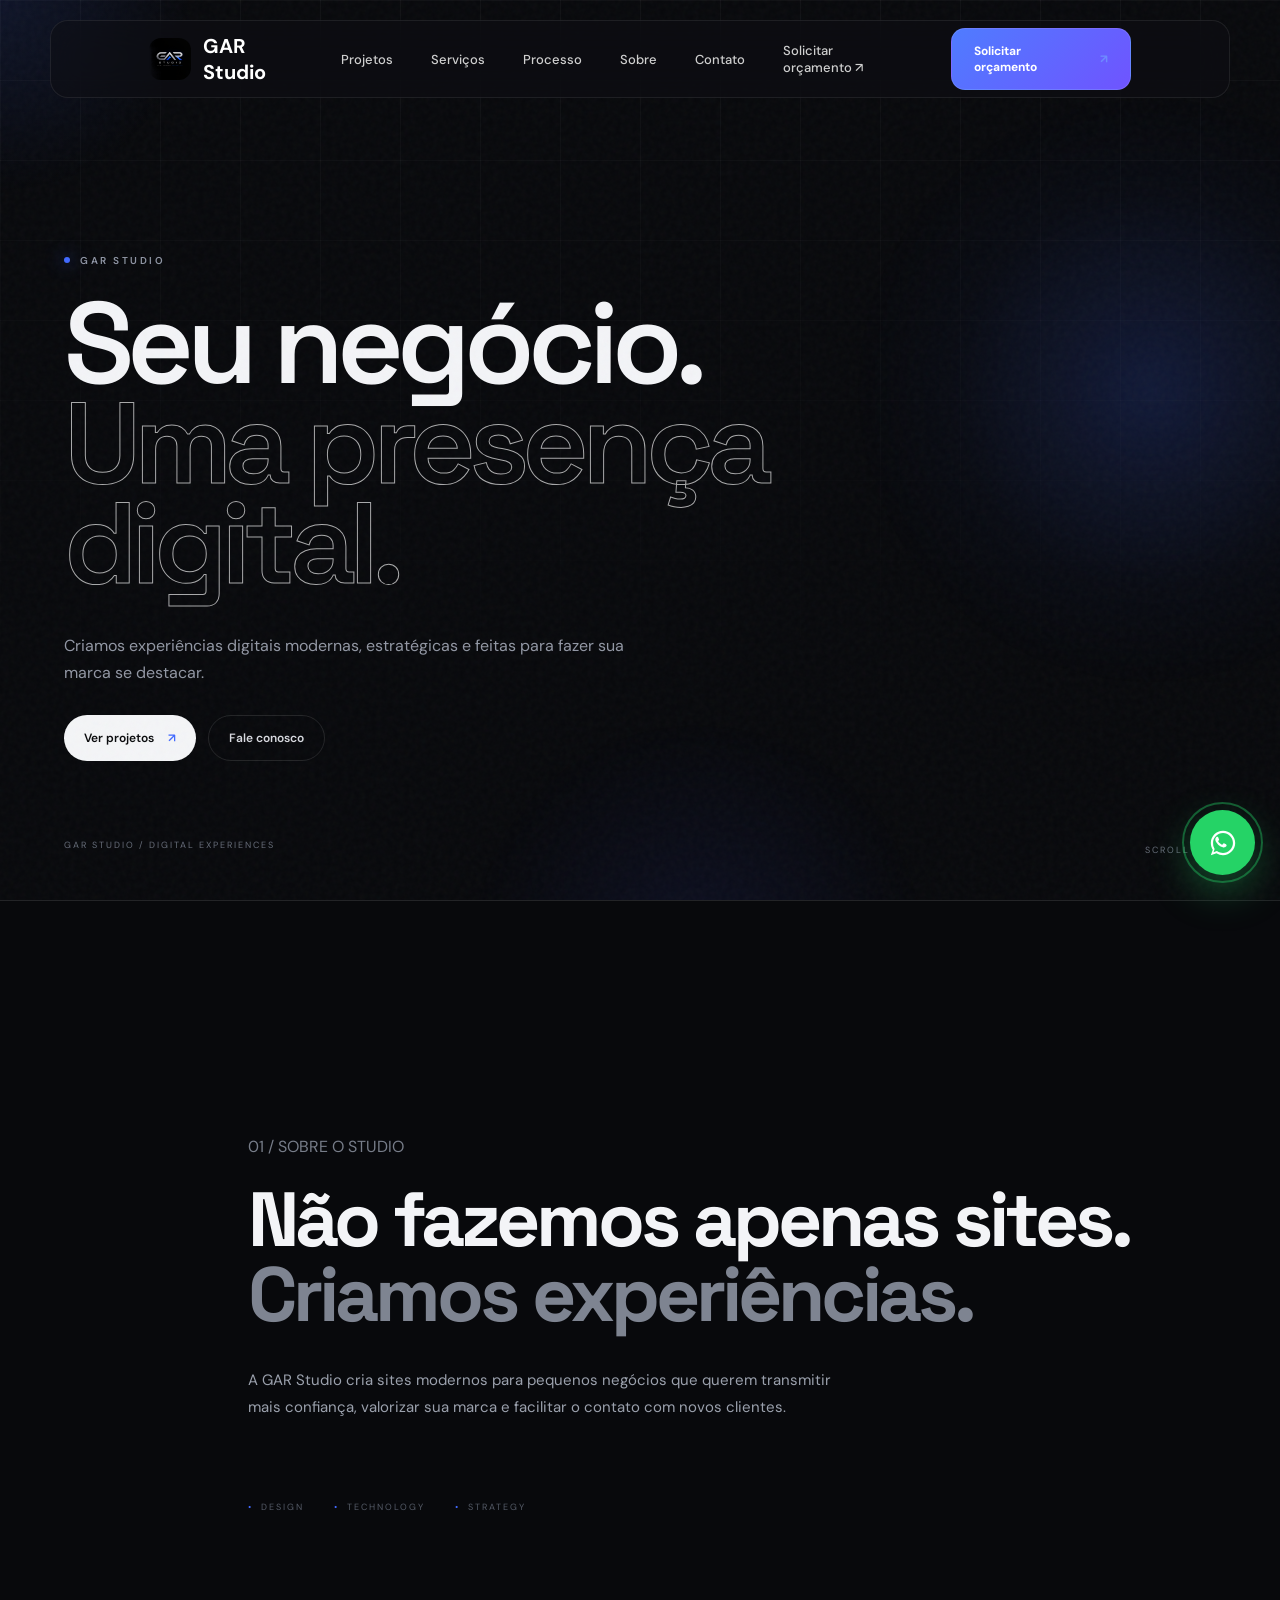
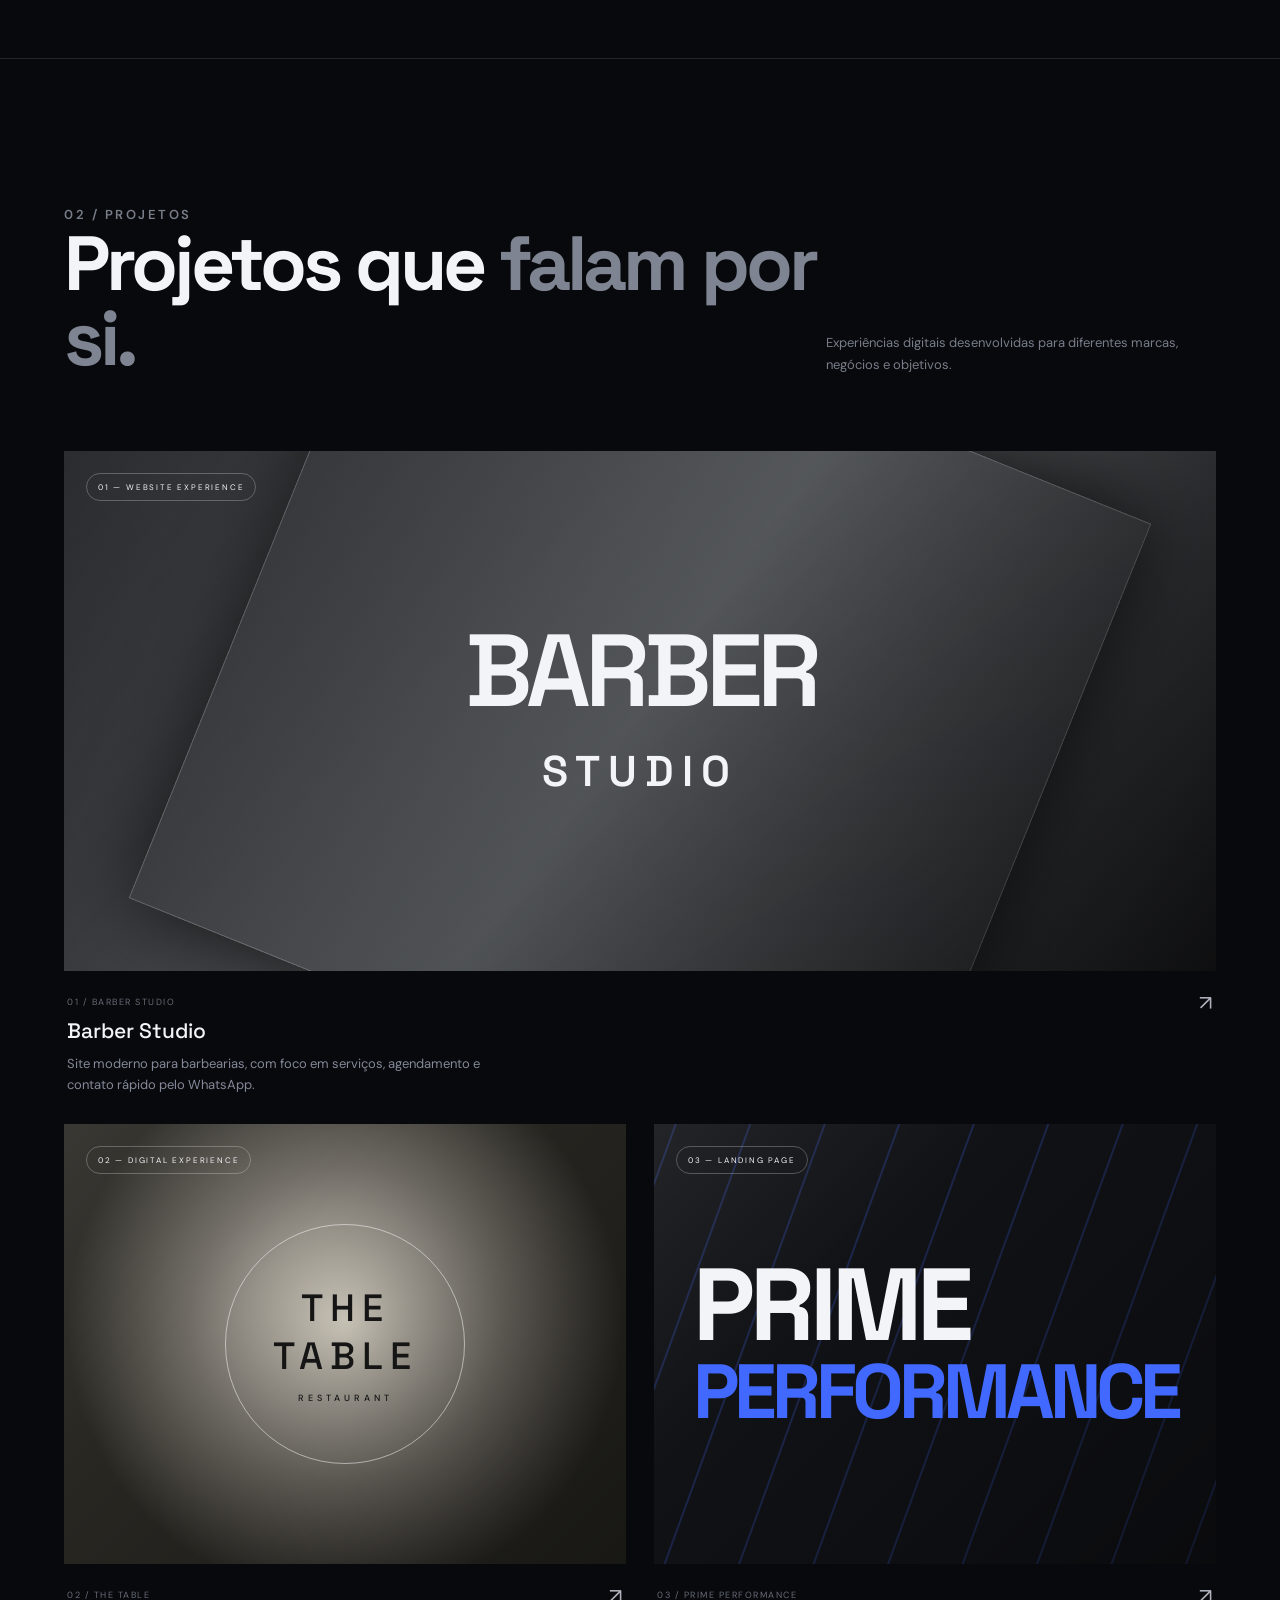
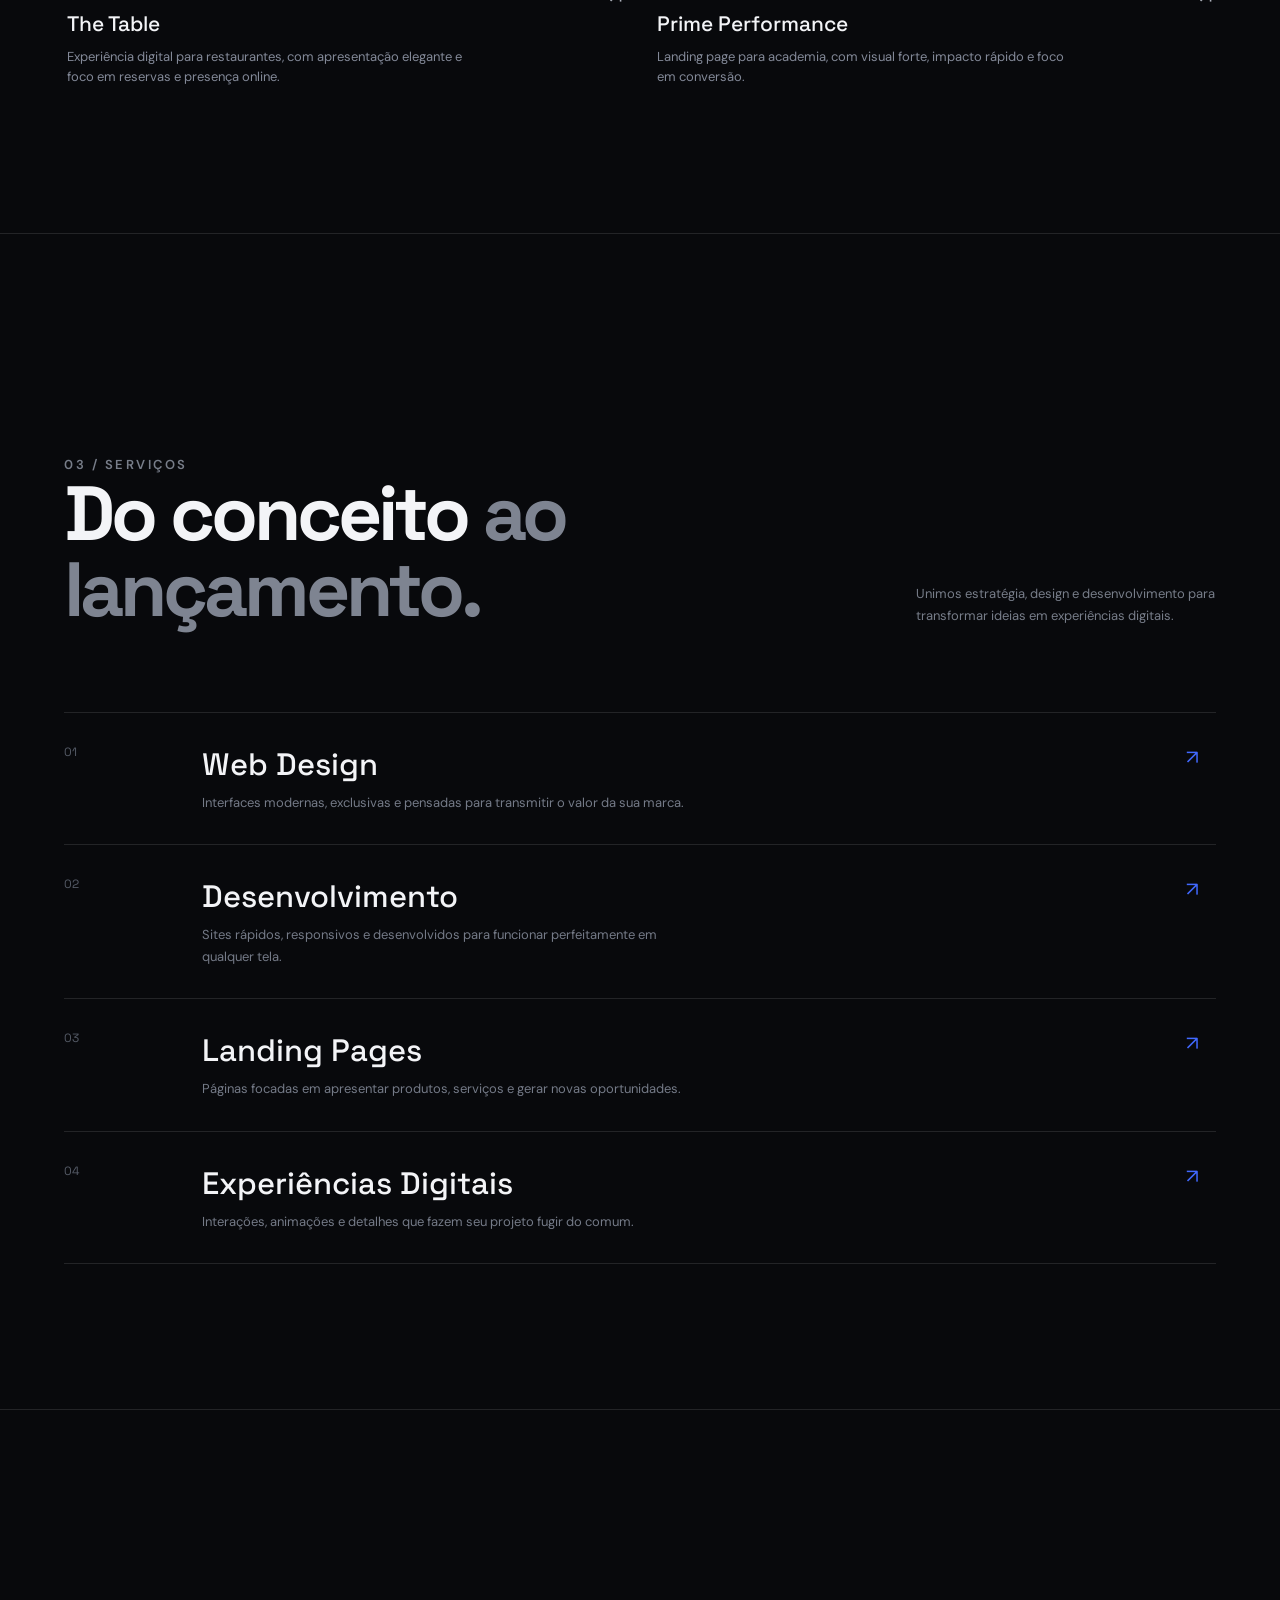
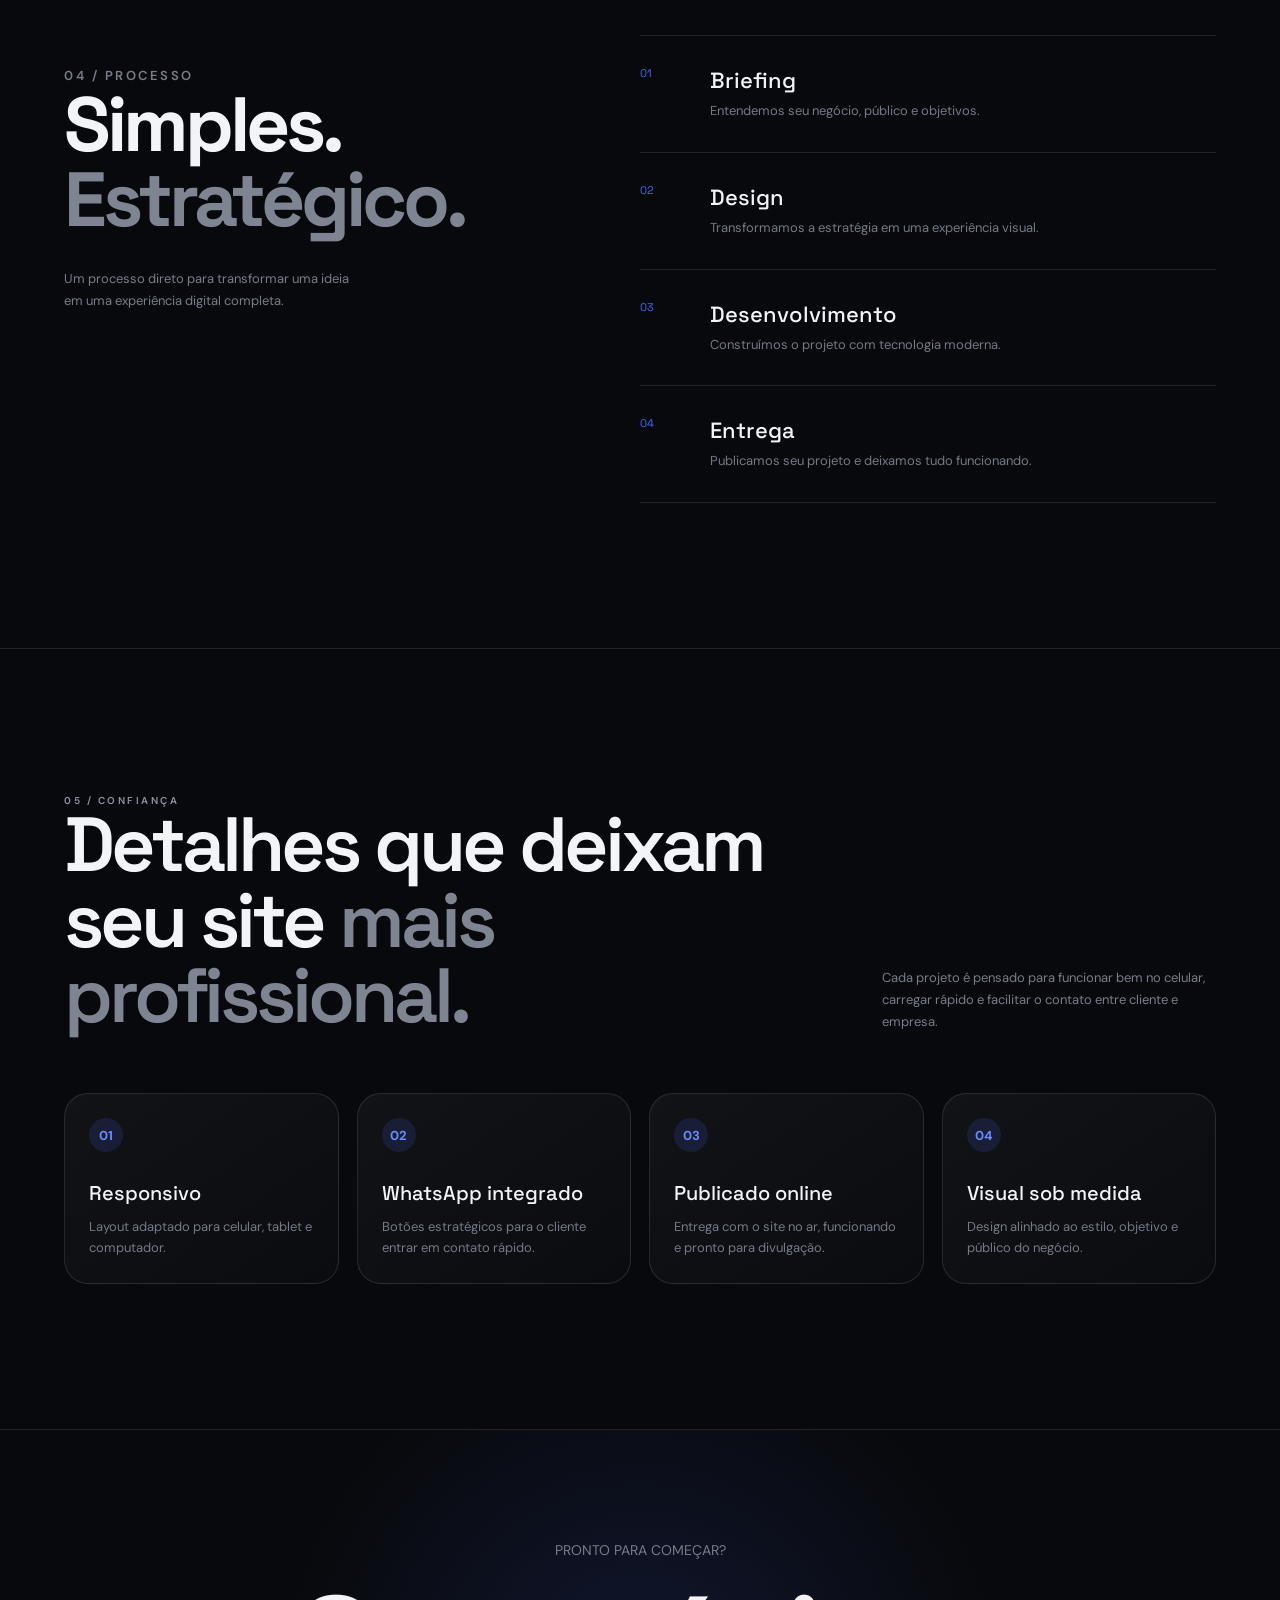
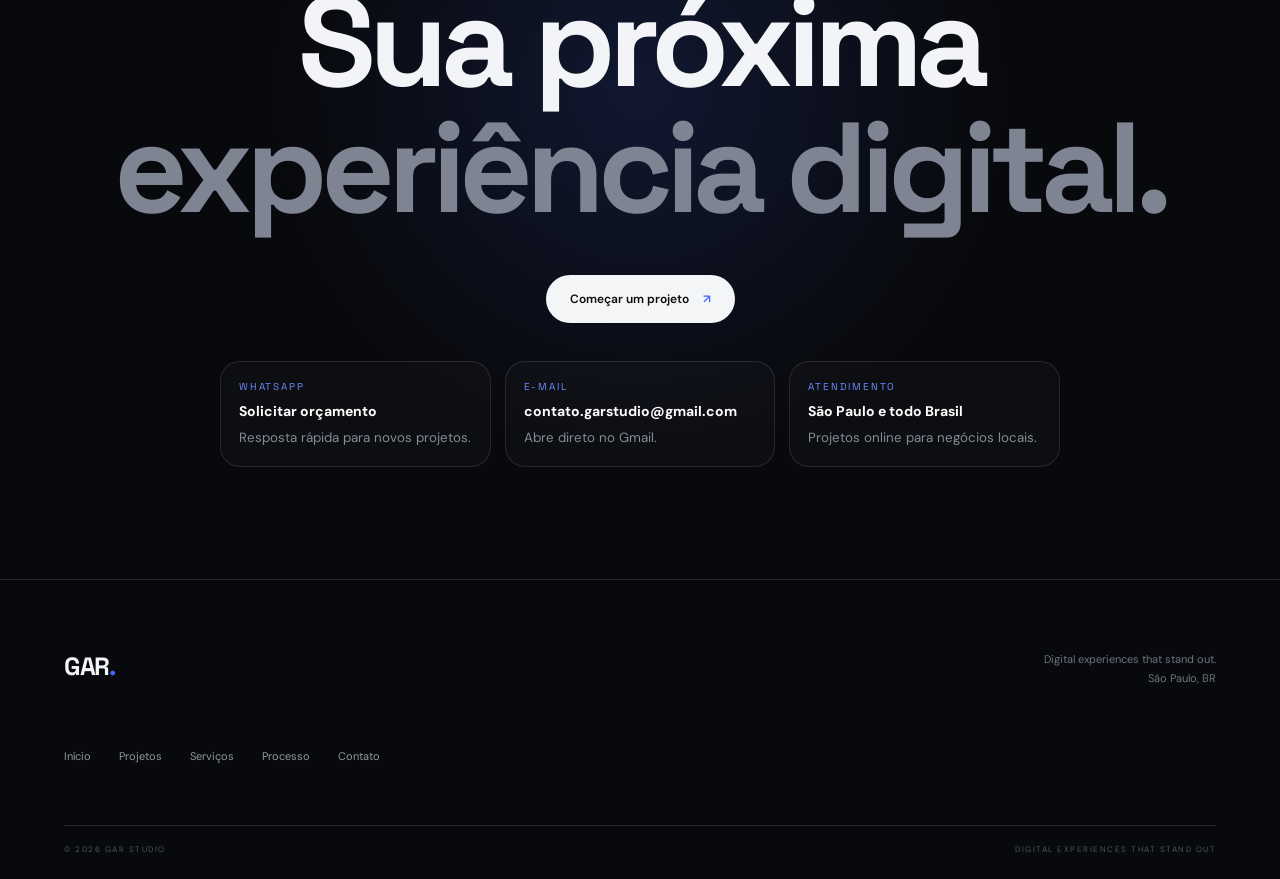
<file: index.html>
<!DOCTYPE html>
<html lang="pt-BR">
<head>
    <meta charset="UTF-8">
    <meta name="viewport" content="width=device-width, initial-scale=1.0">
    <meta name="description" content="GAR Studio — experiências digitais modernas, premium e memoráveis.">
    <title>GAR Studio — Digital Experiences</title>
    <link rel="icon" type="image/png" href="logo.png">

    <link rel="preconnect" href="https://fonts.googleapis.com">
    <link rel="preconnect" href="https://fonts.gstatic.com" crossorigin>
    <link href="https://fonts.googleapis.com/css2?family=DM+Sans:wght@400;500;600;700&family=Space+Grotesk:wght@400;500;600;700&display=swap" rel="stylesheet">

    <link rel="stylesheet" href="style.css">
</head>

<body>

    <div class="noise"></div>
    <div class="cursor-glow"></div>

   <header class="header" id="header">

    <div class="container">

        <a href="#" class="logo">

            <img src="logo.png" alt="GAR Studio">

            <span>GAR Studio</span>

        </a>

        <nav class="nav">

            <a href="#projetos">Projetos</a>
            <a href="#servicos">Serviços</a>
            <a href="#processo">Processo</a>
            <a href="#sobre">Sobre</a>
            <a href="#contato">Contato</a>

        </nav>

        <a
            href="https://wa.me/5511983897886?text=Olá!%20Encontrei%20a%20GAR%20Studio%20pelo%20site%20e%20gostaria%20de%20solicitar%20um%20orçamento."
            class="nav-cta"
            target="_blank"
            rel="noopener noreferrer">

            Solicitar orçamento

            <span>↗</span>

        </a>

        <button class="menu-btn" id="menuBtn">

            ☰

        </button>

    </div>

</header>


    <main>

        <section class="hero" id="inicio">

            <div class="hero-grid"></div>

            <div class="hero-orb orb-one"></div>
            <div class="hero-orb orb-two"></div>

            <div class="hero-content reveal">

                <div class="eyebrow">
                    <i></i>
                    GAR STUDIO
                </div>

                <h1>
                    Seu negócio.
                    <br>
                    <em>Uma presença digital.</em>
                </h1>

                <p>
                    Criamos experiências digitais modernas, estratégicas
                    e feitas para fazer sua marca se destacar.
                </p>

                <div class="hero-actions">

                    <a href="#projetos" class="button primary">
                        Ver projetos
                        <span>↗</span>
                    </a>

 <a
    href="https://wa.me/5511983897886?text=Olá!%20Encontrei%20a%20GAR%20Studio%20pelo%20site%20e%20gostaria%20de%20solicitar%20um%20orçamento."
    class="button ghost"
    target="_blank"
    rel="noopener noreferrer"
>
    Fale conosco
</a>

                </div>

            </div>

            <div class="hero-bottom">
                <span>GAR STUDIO / DIGITAL EXPERIENCES</span>

                <span class="scroll-indicator">
                    SCROLL
                    <b>↓</b>
                </span>
            </div>

        </section>


        <section class="statement section-pad" id="sobre">

            <div class="statement-copy reveal">

                <p>01 / SOBRE O STUDIO</p>

                <h2>
                    Não fazemos apenas sites.
                    <span>Criamos experiências.</span>
                </h2>

            </div>

            <div class="statement-meta reveal">
                <span>DESIGN</span>
                <span>TECHNOLOGY</span>
                <span>STRATEGY</span>
            </div>

        </section>


        <section class="projects section-pad" id="projetos">

            <div class="section-head reveal">

                <div>
                    <p class="section-label">02 / PROJETOS</p>

                    <h2>
                        Projetos que
                        <span>falam por si.</span>
                    </h2>
                </div>

                <p>
                    Experiências digitais desenvolvidas para diferentes
                    marcas, negócios e objetivos.
                </p>

            </div>


            <div class="project-grid">


                <a href="projetos/barber-studio/index.html" class="project-card reveal">

                    <div class="project-visual barber">

                        <div class="project-pill">
                            01 — WEBSITE EXPERIENCE
                        </div>

                        <div class="barber-word">
                            BARBER
                            <br>
                            <span>STUDIO</span>
                        </div>

                    </div>

                    <div class="project-info">

                        <div>
                            <span>01 / BARBER STUDIO</span>
                            <h3>Barber Studio</h3>
                        </div>

                        <span class="arrow">↗</span>

                    </div>

                </a>


               <a href="projetos/the-table/index.html" class="project-card reveal">

                    <div class="project-visual restaurant">

                        <div class="project-pill">
                            02 — DIGITAL EXPERIENCE
                        </div>

                        <div class="restaurant-circle">
                            THE
                            <br>
                            TABLE
                            <small>RESTAURANT</small>
                        </div>

                    </div>

                    <div class="project-info">

                        <div>
                            <span>02 / THE TABLE</span>
                            <h3>The Table</h3>
                        </div>

                        <span class="arrow">↗</span>

                    </div>

                </a>


                <a href="projetos/prime-performance/index.html" class="project-card reveal">

                    <div class="project-visual fitness">

                        <div class="project-pill">
                            03 — LANDING PAGE
                        </div>

                        <div class="fitness-lines"></div>

                        <div class="fitness-word">
                            PRIME
                            <br>
                            <span>PERFORMANCE</span>
                        </div>

                    </div>

                    <div class="project-info">

                        <div>
                            <span>03 / PRIME PERFORMANCE</span>
                            <h3>Prime Performance</h3>
                        </div>

                        <span class="arrow">↗</span>

                    </div>

                </a>


            </div>

        </section>


        <section class="services section-pad" id="servicos">

            <div class="services-intro reveal">

                <div>
                    <p class="section-label">03 / SERVIÇOS</p>

                    <h2>
                        Do conceito
                        <span>ao lançamento.</span>
                    </h2>
                </div>

                <p>
                    Unimos estratégia, design e desenvolvimento para
                    transformar ideias em experiências digitais.
                </p>

            </div>


            <div class="services-list">

                <div class="service reveal">

                    <span class="service-num">01</span>

                    <div>
                        <h3>Web Design</h3>

                        <p>
                            Interfaces modernas, exclusivas e pensadas
                            para transmitir o valor da sua marca.
                        </p>
                    </div>

                    <span class="service-icon">↗</span>

                </div>


                <div class="service reveal">

                    <span class="service-num">02</span>

                    <div>
                        <h3>Desenvolvimento</h3>

                        <p>
                            Sites rápidos, responsivos e desenvolvidos
                            para funcionar perfeitamente em qualquer tela.
                        </p>
                    </div>

                    <span class="service-icon">↗</span>

                </div>


                <div class="service reveal">

                    <span class="service-num">03</span>

                    <div>
                        <h3>Landing Pages</h3>

                        <p>
                            Páginas focadas em apresentar produtos,
                            serviços e gerar novas oportunidades.
                        </p>
                    </div>

                    <span class="service-icon">↗</span>

                </div>


                <div class="service reveal">

                    <span class="service-num">04</span>

                    <div>
                        <h3>Experiências Digitais</h3>

                        <p>
                            Interações, animações e detalhes que fazem
                            seu projeto fugir do comum.
                        </p>
                    </div>

                    <span class="service-icon">↗</span>

                </div>

            </div>

        </section>


        <section class="process section-pad" id="processo">

            <div class="process-grid">

                <div class="process-title reveal">

                    <p class="section-label">
                        04 / PROCESSO
                    </p>

                    <h2>
                        Simples.
                        <span>Estratégico.</span>
                    </h2>

                    <p>
                        Um processo direto para transformar uma ideia
                        em uma experiência digital completa.
                    </p>

                </div>


                <div class="steps">

                    <div class="step reveal">

                        <b>01</b>

                        <div>
                            <h3>Briefing</h3>

                            <p>
                                Entendemos seu negócio, público e objetivos.
                            </p>
                        </div>

                    </div>


                    <div class="step reveal">

                        <b>02</b>

                        <div>
                            <h3>Design</h3>

                            <p>
                                Transformamos a estratégia em uma experiência visual.
                            </p>
                        </div>

                    </div>


                    <div class="step reveal">

                        <b>03</b>

                        <div>
                            <h3>Desenvolvimento</h3>

                            <p>
                                Construímos o projeto com tecnologia moderna.
                            </p>
                        </div>

                    </div>


                    <div class="step reveal">

                        <b>04</b>

                        <div>
                            <h3>Entrega</h3>

                            <p>
                                Publicamos seu projeto e deixamos tudo funcionando.
                            </p>
                        </div>

                    </div>

                </div>

            </div>

        </section>


        <section class="cta-section" id="contato">

            <div class="cta-glow"></div>

            <div class="cta-content reveal">

                <p>
                    PRONTO PARA COMEÇAR?
                </p>

                <h2>
                    Sua próxima
                    <span>experiência digital.</span>
                </h2>

               <a
    href="https://wa.me/5511983897886?text=Olá!%20Encontrei%20a%20GAR%20Studio%20pelo%20site%20e%20gostaria%20de%20solicitar%20um%20orçamento."
    class="button primary large"
    target="_blank"
    rel="noopener noreferrer"
>
    Começar um projeto
    <span>↗</span>
</a>

            </div>

            <div class="contact-email">
                GAR STUDIO
                <span>•</span>
                DIGITAL EXPERIENCES
            </div>

        </section>

    </main>


    <footer class="footer">

        <div class="footer-brand">

            <div>
                <a href="#inicio" class="brand">
                    GAR<span class="brand-dot">.</span>
                </a>
            </div>

            <p>
                Digital experiences that stand out.
                <br>
                São Paulo, BR
            </p>

        </div>


        <div class="footer-links">

            <a href="#inicio">Início</a>
            <a href="#projetos">Projetos</a>
            <a href="#servicos">Serviços</a>
            <a href="#processo">Processo</a>
            <a href="#contato">Contato</a>

        </div>


        <div class="footer-bottom">

            <span>
                © 2026 GAR STUDIO
            </span>

            <span>
                DIGITAL EXPERIENCES THAT STAND OUT
            </span>

        </div>

    </footer>

    <a
    href="https://wa.me/5511983897886?text=Olá!%20Encontrei%20a%20GAR%20Studio%20pelo%20site%20e%20gostaria%20de%20solicitar%20um%20orçamento."
    class="whatsapp-float"
    target="_blank"
    rel="noopener noreferrer"
    aria-label="Falar no WhatsApp"
>

    <svg xmlns="http://www.w3.org/2000/svg"
         viewBox="0 0 32 32"
         width="30"
         height="30"
         fill="currentColor">

        <path d="M19.11 17.33c-.29-.14-1.72-.85-1.99-.95-.27-.1-.47-.14-.67.14-.2.29-.77.95-.94 1.15-.17.2-.35.22-.64.07-.29-.14-1.22-.45-2.33-1.44-.86-.77-1.44-1.72-1.61-2.01-.17-.29-.02-.45.13-.6.13-.13.29-.35.44-.52.14-.17.19-.29.29-.48.1-.2.05-.37-.02-.52-.07-.14-.67-1.62-.92-2.22-.24-.58-.49-.5-.67-.5h-.57c-.2 0-.52.07-.79.37-.27.29-1.04 1.02-1.04 2.49s1.07 2.88 1.22 3.08c.15.2 2.1 3.2 5.09 4.48.71.31 1.27.49 1.71.62.72.23 1.38.2 1.89.12.58-.09 1.72-.7 1.96-1.38.24-.68.24-1.27.17-1.38-.07-.12-.26-.19-.55-.33z"/>
        <path d="M16.01 3C8.83 3 3 8.83 3 16c0 2.55.74 5.03 2.13 7.15L3 29l5.99-2.08A12.92 12.92 0 0016.01 29C23.17 29 29 23.17 29 16S23.17 3 16.01 3zm0 23.6c-2.14 0-4.24-.58-6.08-1.68l-.44-.26-3.56 1.23 1.17-3.47-.29-.46A10.6 10.6 0 015.4 16C5.4 10.15 10.16 5.4 16.01 5.4S26.6 10.15 26.6 16s-4.75 10.6-10.59 10.6z"/>

    </svg>

</a>

<div class="quote-modal" id="quoteModal">

    <div class="quote-overlay"></div>

    <div class="quote-box">

        <button class="quote-close" id="quoteClose">
            ✕
        </button>

        <span class="quote-tag">
            GAR STUDIO
        </span>

        <h2>
            Solicitar
            <span>orçamento</span>
        </h2>

        <p>
            Preencha as informações abaixo.
        </p>

        <form id="quoteForm">

            <input
                type="text"
                id="clientName"
                placeholder="Seu nome"
                required
            >

            <input
                type="text"
                id="companyName"
                placeholder="Empresa"
            >

            <select id="projectType">

                <option>Landing Page</option>

                <option>Site Institucional</option>

                <option>Loja Virtual</option>

                <option>Sistema Web</option>

                <option>Outro</option>

            </select>

            <select id="budget">

                <option>Até R$1.000</option>

                <option>R$1.000 - R$3.000</option>

                <option>R$3.000 - R$5.000</option>

                <option>Acima de R$5.000</option>

            </select>

            <button type="submit">

                Enviar para WhatsApp

            </button>

        </form>

    </div>

</div>

    <script src="script.js"></script>

</body>
</html>
</file>
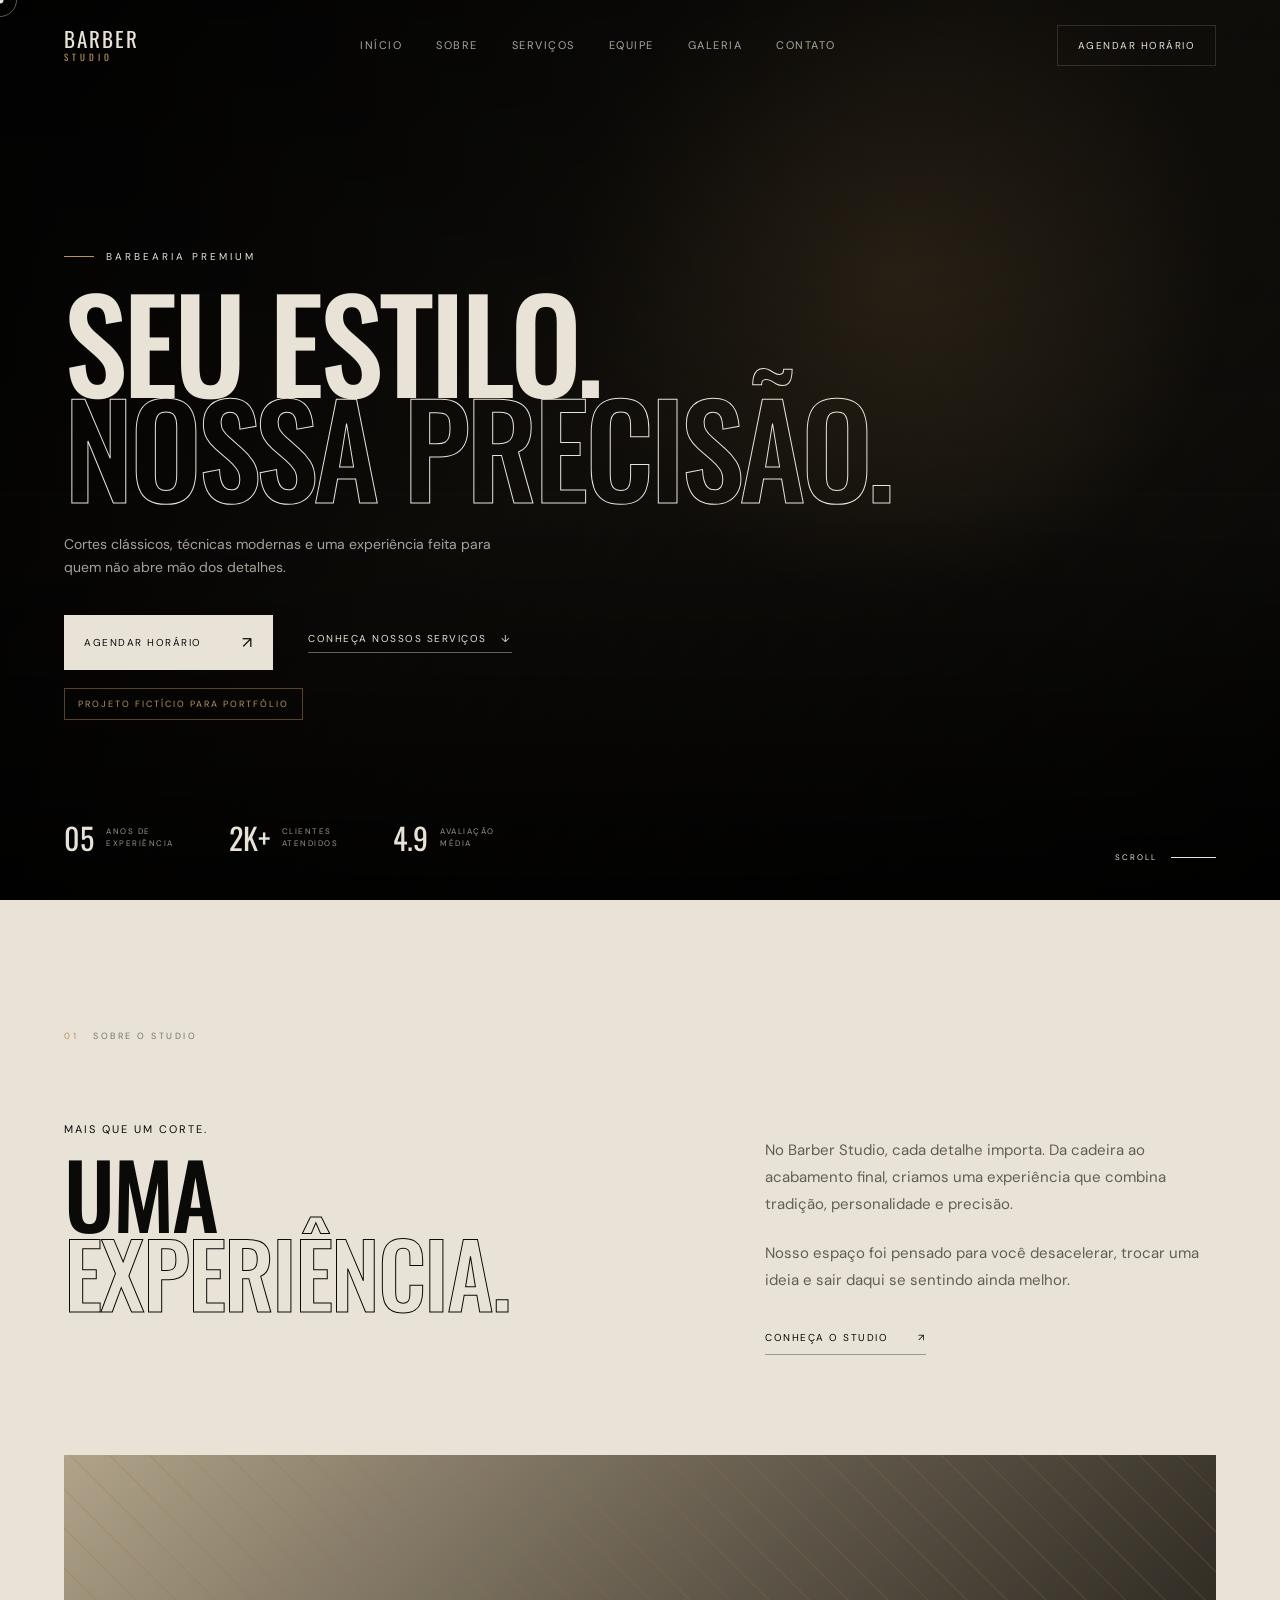
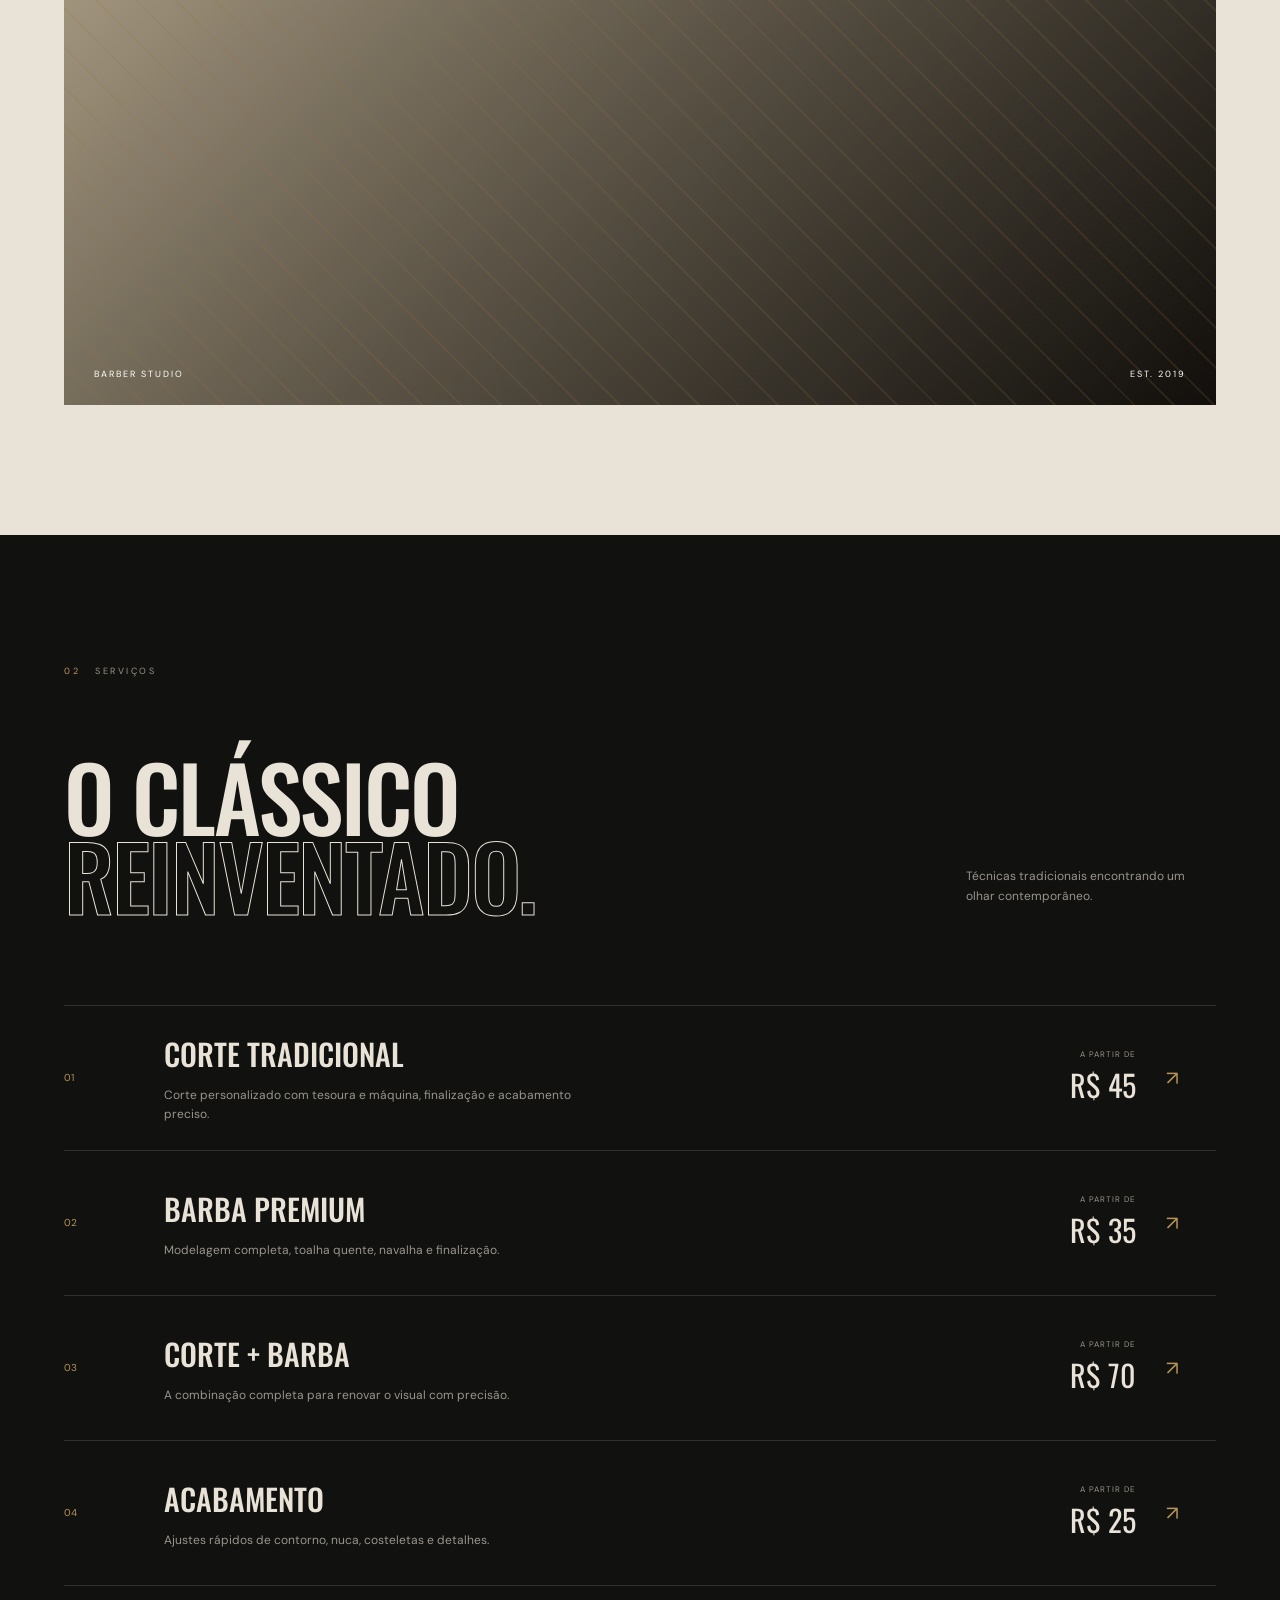
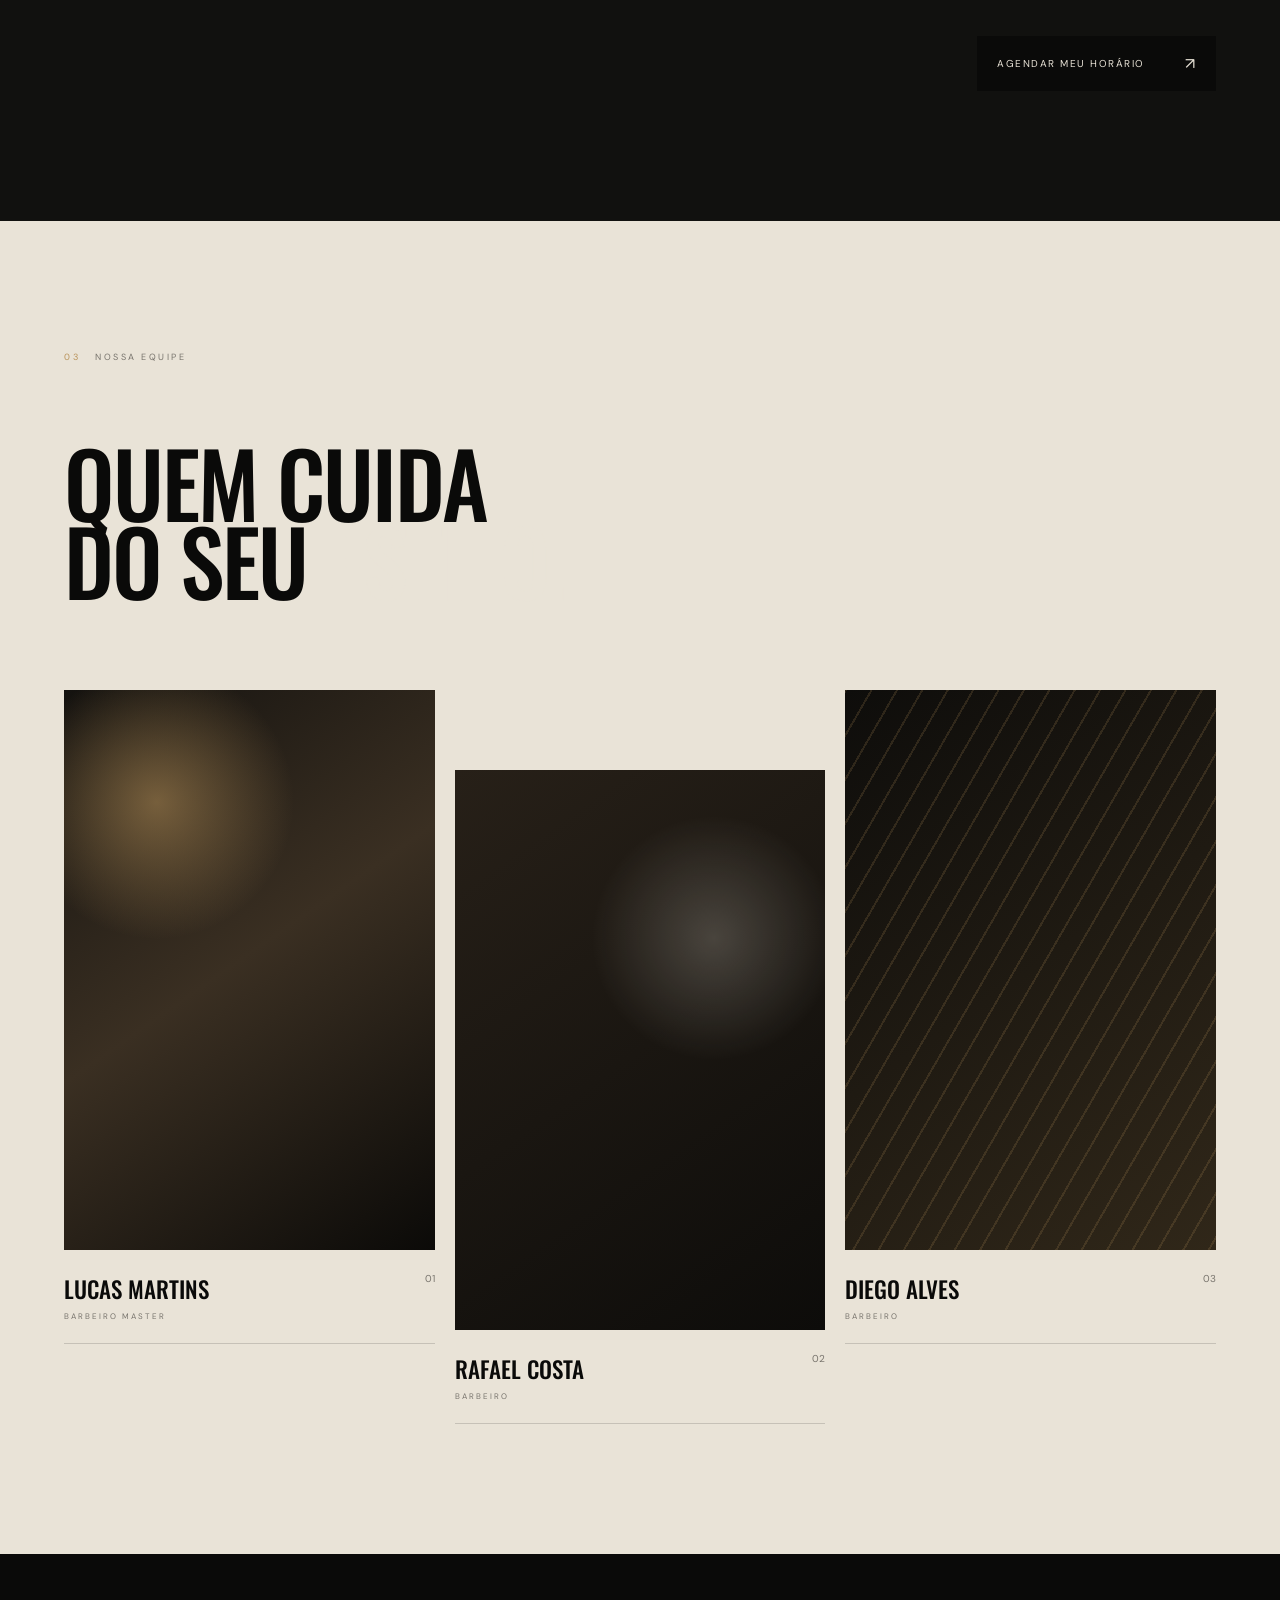
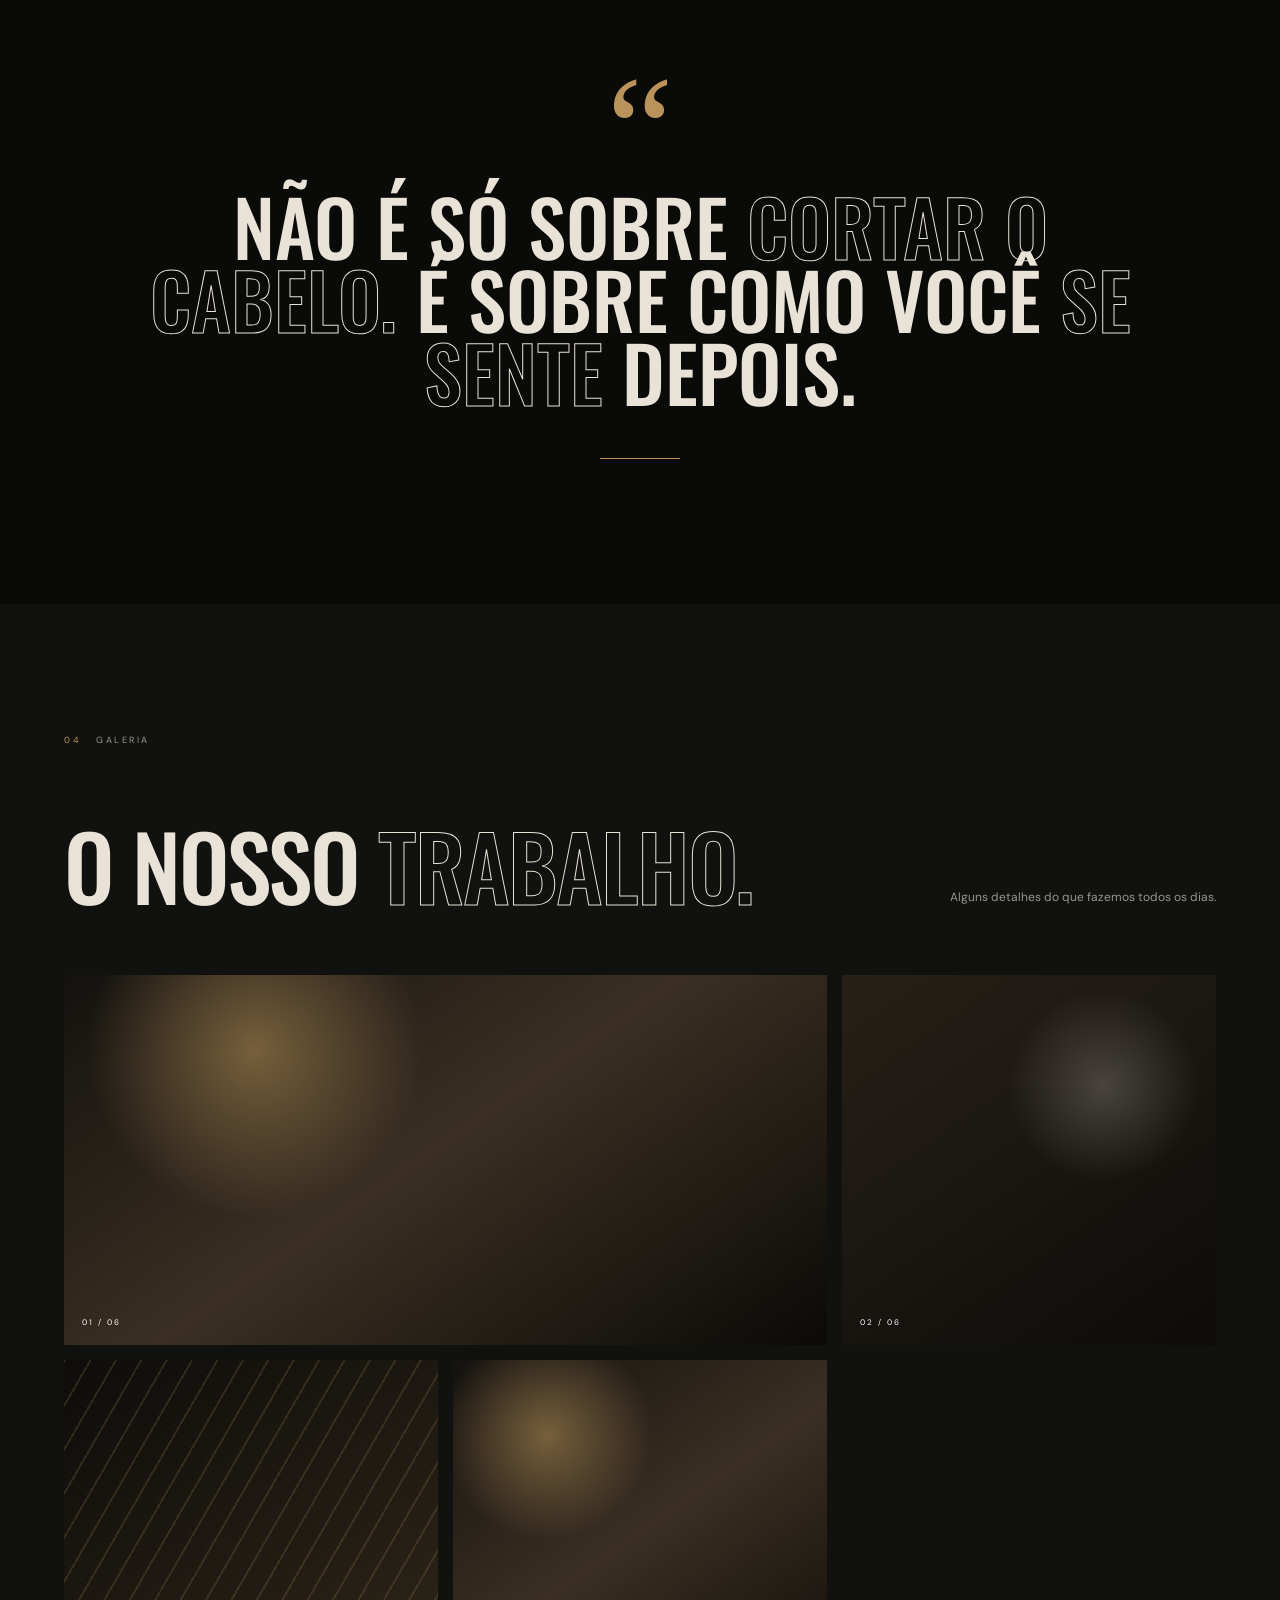
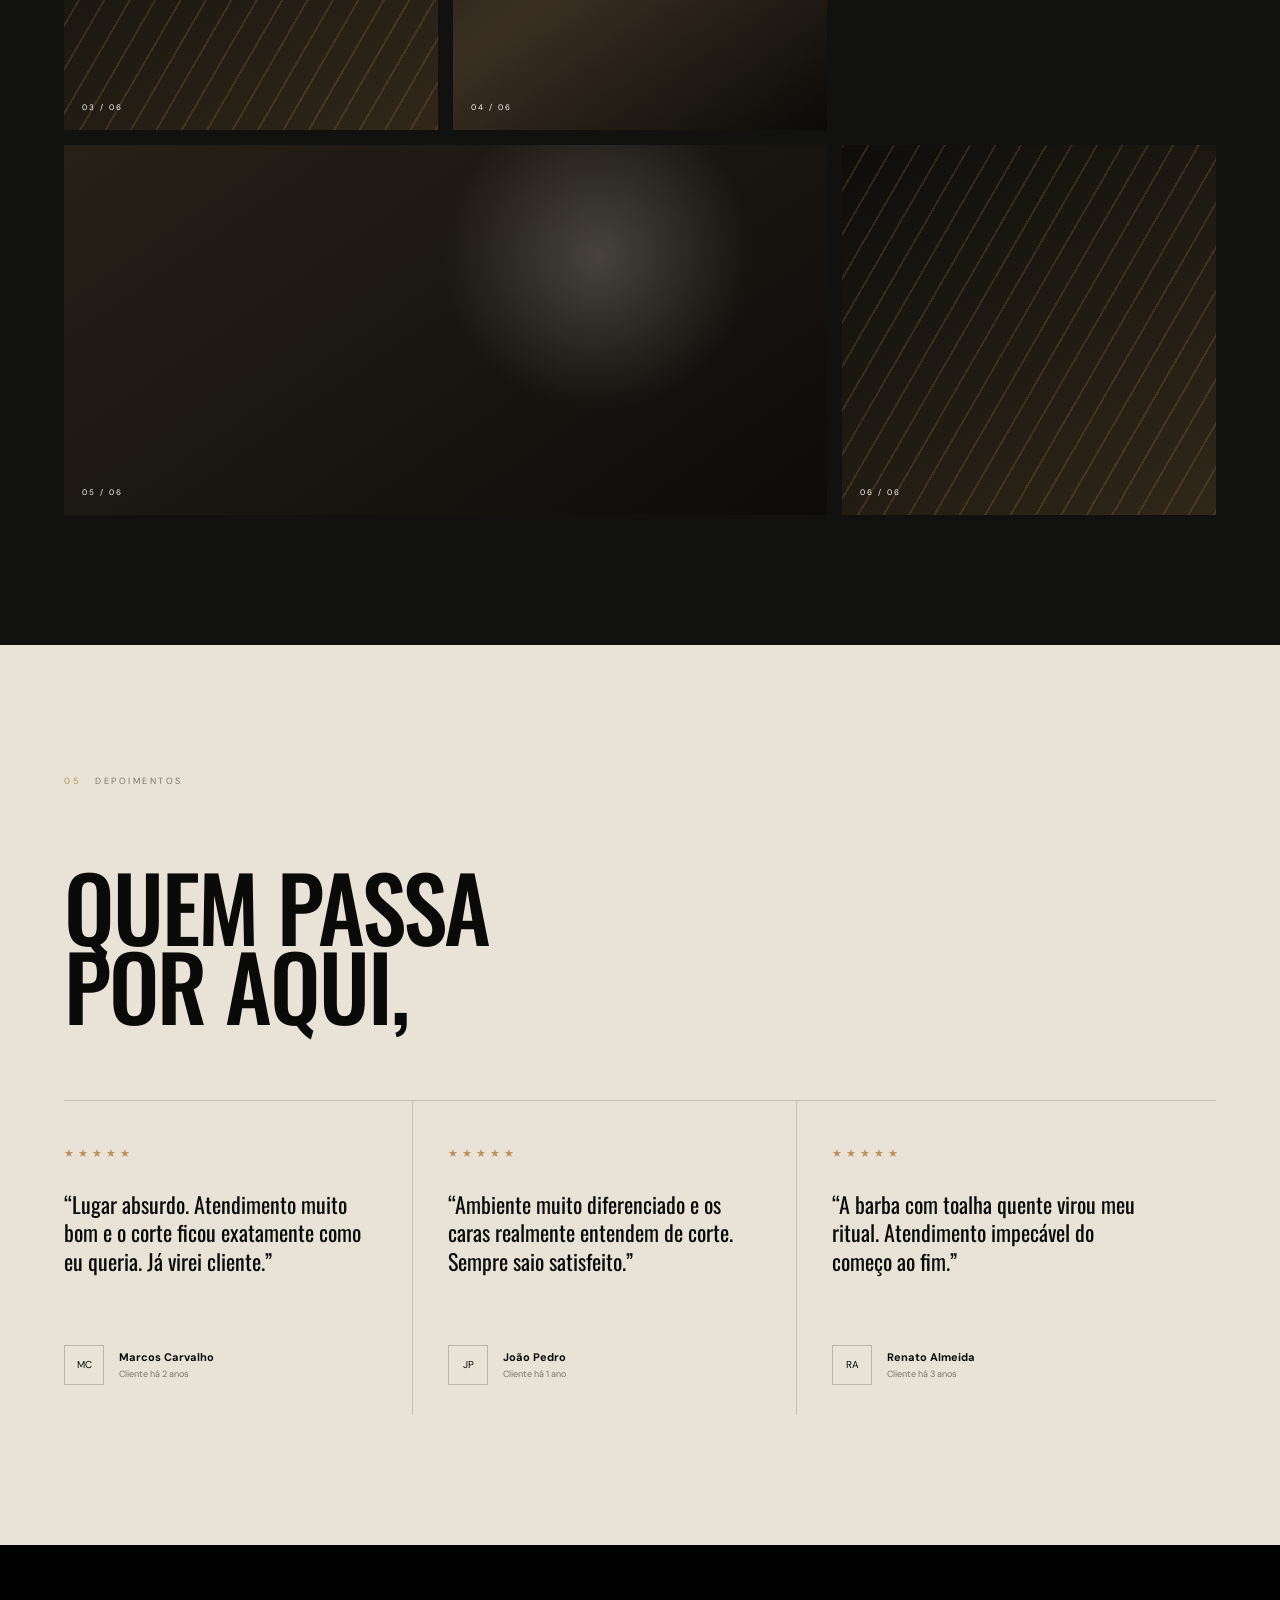
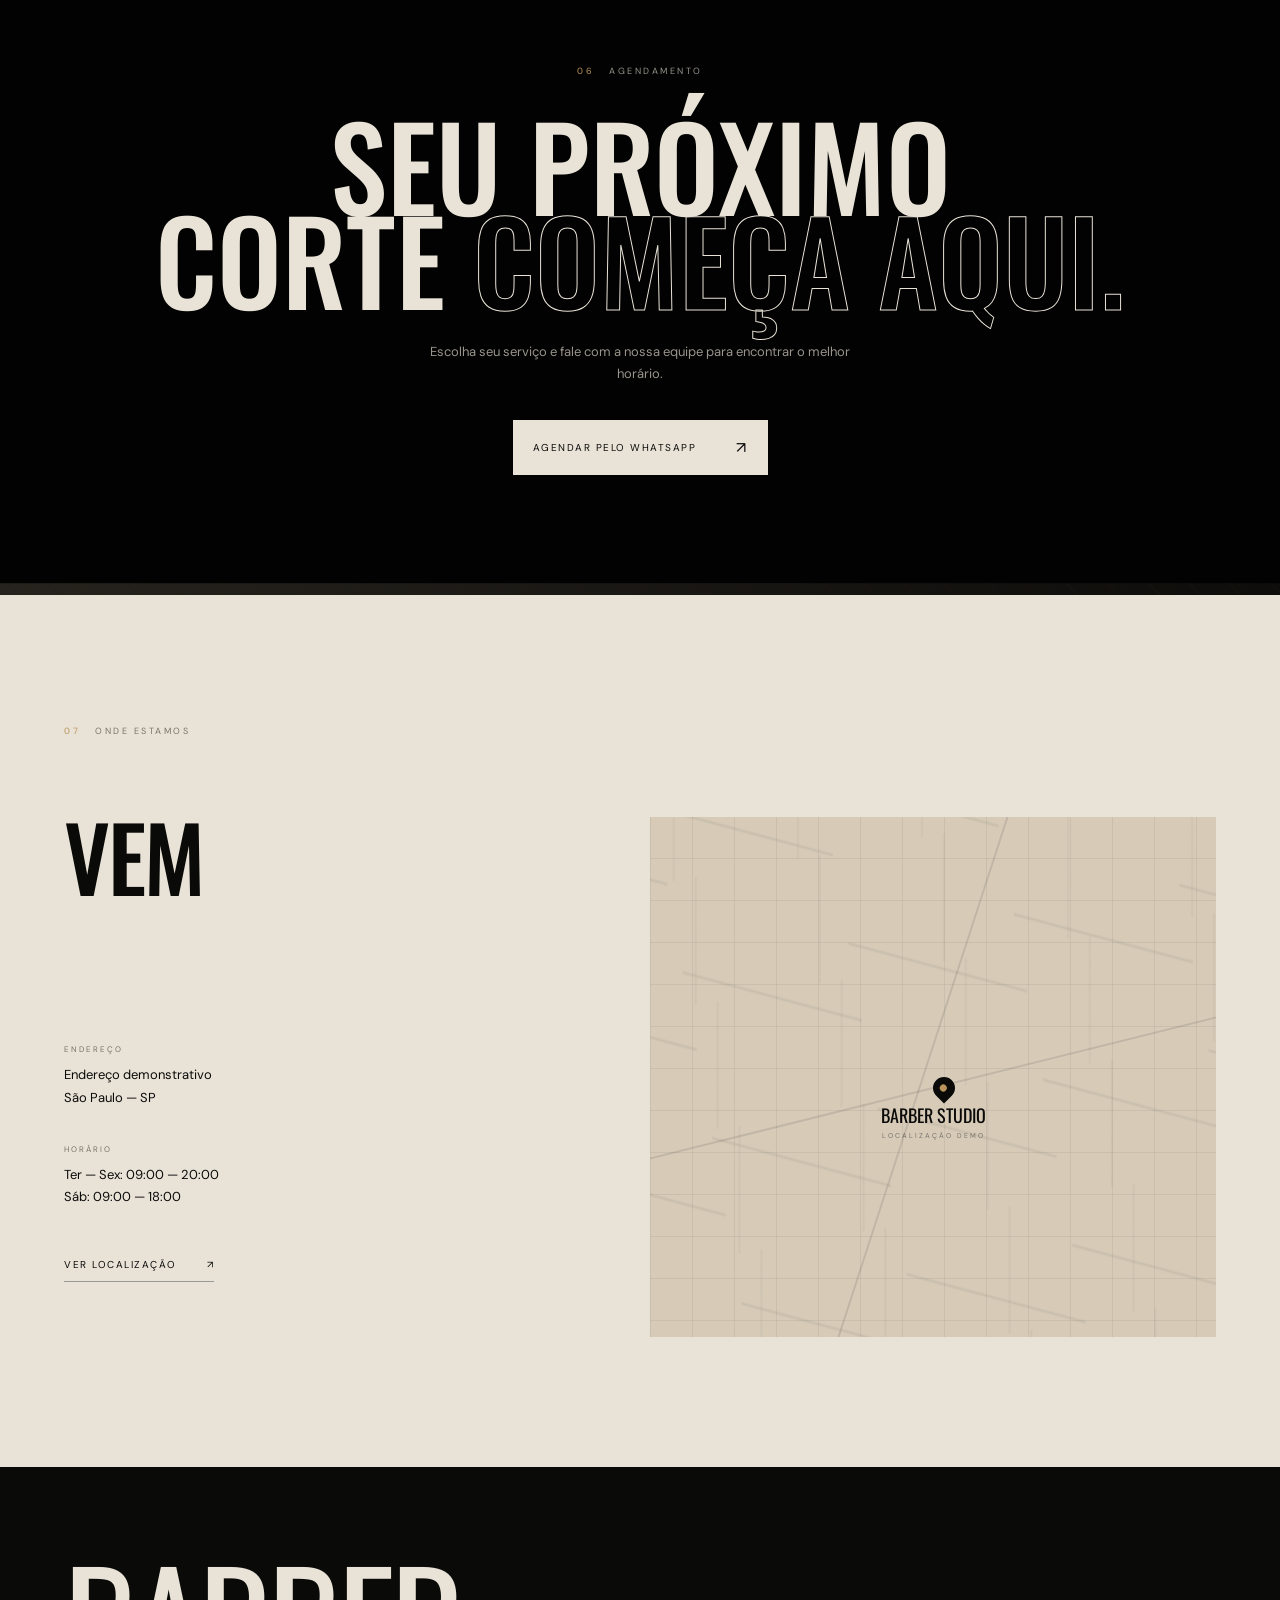
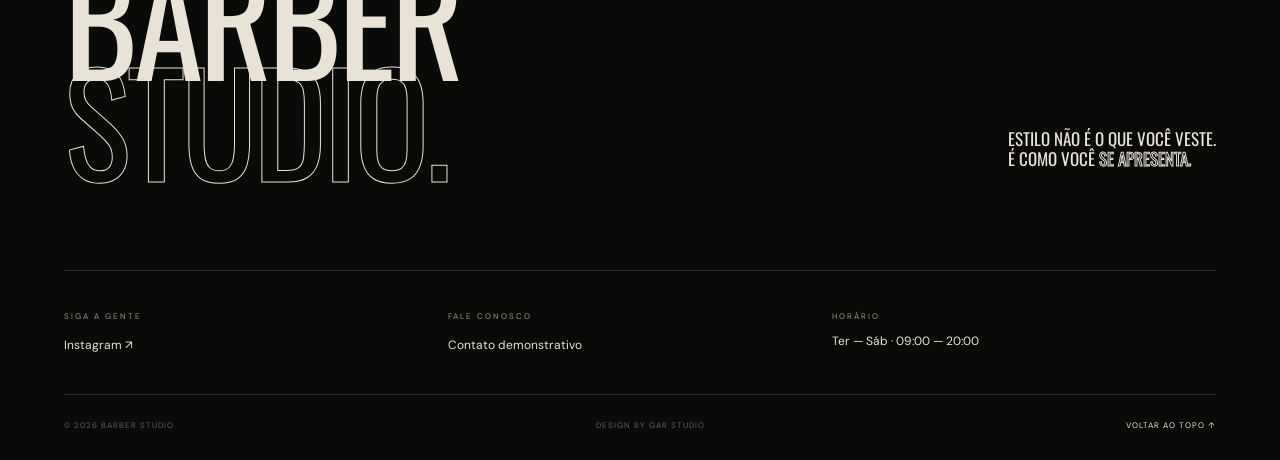
<file: projetos/barber-studio/index.html>
<!DOCTYPE html>
<html lang="pt-BR">
<head>
    <meta charset="UTF-8">
    <meta name="viewport" content="width=device-width, initial-scale=1.0">
    <meta name="description" content="Barber Studio — tradição, precisão e estilo em cada corte.">
    <title>Barber Studio — Estilo sem concessões</title>

    <link rel="preconnect" href="https://fonts.googleapis.com">
    <link rel="preconnect" href="https://fonts.gstatic.com" crossorigin>
    <link href="https://fonts.googleapis.com/css2?family=DM+Sans:wght@400;500;600;700&family=Oswald:wght@400;500;600;700&display=swap" rel="stylesheet">

    <link rel="stylesheet" href="style.css">
</head>

<body>

    <div class="page-loader">
        <div class="loader-logo">BS<span>.</span></div>
        <div class="loader-line"></div>
    </div>

    <div class="cursor"></div>
    <div class="cursor-follower"></div>

    <header class="header" id="header">
        <a href="#inicio" class="logo">
            BARBER<span>STUDIO</span>
        </a>

        <nav class="nav">
            <a href="#inicio">Início</a>
            <a href="#sobre">Sobre</a>
            <a href="#servicos">Serviços</a>
            <a href="#equipe">Equipe</a>
            <a href="#galeria">Galeria</a>
            <a href="#contato">Contato</a>
        </nav>

        <a href="#agendamento" class="header-button">Agendar horário</a>

        <button class="menu-button" aria-label="Abrir menu">
            <span></span>
            <span></span>
        </button>
    </header>

    <main>

        <section class="hero" id="inicio">

            <div class="hero-image"></div>
            <div class="hero-overlay"></div>

            <div class="hero-content">

                <div class="hero-tag">
                    <span></span>
                    BARBEARIA PREMIUM
                </div>

                <h1>
                    SEU ESTILO.
                    <br>
                    <em>NOSSA PRECISÃO.</em>
                </h1>

                <p>
                    Cortes clássicos, técnicas modernas e uma experiência
                    feita para quem não abre mão dos detalhes.
                </p>

                <div class="hero-actions">
                    <a href="#agendamento" class="button button-light">
                        Agendar horário
                        <span>↗</span>
                    </a>

                    <a href="#servicos" class="hero-link">
                        Conheça nossos serviços
                        <span>↓</span>
                    </a>
                </div>

            </div>

            <div class="hero-bottom">
                <div>
                    <strong>05</strong>
                    <span>ANOS DE<br>EXPERIÊNCIA</span>
                </div>

                <div>
                    <strong>2K+</strong>
                    <span>CLIENTES<br>ATENDIDOS</span>
                </div>

                <div>
                    <strong>4.9</strong>
                    <span>AVALIAÇÃO<br>MÉDIA</span>
                </div>
            </div>

            <div class="scroll-indicator">
                <span>SCROLL</span>
                <i></i>
            </div>

        </section>


        <section class="intro section" id="sobre">

            <div class="section-label">
                <span>01</span>
                SOBRE O STUDIO
            </div>

            <div class="intro-content">

                <div class="intro-title">
                    <p>MAIS QUE UM CORTE.</p>
                    <h2>UMA <em>EXPERIÊNCIA.</em></h2>
                </div>

                <div class="intro-text">
                    <p>
                        No Barber Studio, cada detalhe importa. Da cadeira
                        ao acabamento final, criamos uma experiência que
                        combina tradição, personalidade e precisão.
                    </p>

                    <p>
                        Nosso espaço foi pensado para você desacelerar,
                        trocar uma ideia e sair daqui se sentindo ainda melhor.
                    </p>

                    <a href="#contato" class="text-link">
                        Conheça o Studio
                        <span>↗</span>
                    </a>
                </div>

            </div>

            <div class="intro-image">
                <div class="image-caption">
                    <span>BARBER STUDIO</span>
                    <span>EST. 2019</span>
                </div>
            </div>

        </section>


        <section class="services section" id="servicos">

            <div class="section-label">
                <span>02</span>
                SERVIÇOS
            </div>

            <div class="section-heading">
                <h2>
                    O CLÁSSICO
                    <br>
                    <em>REINVENTADO.</em>
                </h2>

                <p>
                    Técnicas tradicionais encontrando
                    um olhar contemporâneo.
                </p>
            </div>

            <div class="service-list">

                <article class="service">
                    <div class="service-number">01</div>

                    <div class="service-main">
                        <h3>Corte Tradicional</h3>
                        <p>
                            Corte personalizado com tesoura e máquina,
                            finalização e acabamento preciso.
                        </p>
                    </div>

                    <div class="service-price">
                        <span>A PARTIR DE</span>
                        R$ 45
                    </div>

                    <div class="service-arrow">↗</div>
                </article>

                <article class="service">
                    <div class="service-number">02</div>

                    <div class="service-main">
                        <h3>Barba Premium</h3>
                        <p>
                            Modelagem completa, toalha quente,
                            navalha e finalização.
                        </p>
                    </div>

                    <div class="service-price">
                        <span>A PARTIR DE</span>
                        R$ 35
                    </div>

                    <div class="service-arrow">↗</div>
                </article>

                <article class="service">
                    <div class="service-number">03</div>

                    <div class="service-main">
                        <h3>Corte + Barba</h3>
                        <p>
                            A combinação completa para renovar
                            o visual com precisão.
                        </p>
                    </div>

                    <div class="service-price">
                        <span>A PARTIR DE</span>
                        R$ 70
                    </div>

                    <div class="service-arrow">↗</div>
                </article>

                <article class="service">
                    <div class="service-number">04</div>

                    <div class="service-main">
                        <h3>Acabamento</h3>
                        <p>
                            Ajustes rápidos de contorno, nuca,
                            costeletas e detalhes.
                        </p>
                    </div>

                    <div class="service-price">
                        <span>A PARTIR DE</span>
                        R$ 25
                    </div>

                    <div class="service-arrow">↗</div>
                </article>

            </div>

            <div class="services-button">
                <a href="#agendamento" class="button button-dark">
                    Agendar meu horário
                    <span>↗</span>
                </a>
            </div>

        </section>


        <section class="team section" id="equipe">

            <div class="section-label">
                <span>03</span>
                NOSSA EQUIPE
            </div>

            <div class="section-heading team-heading">
                <h2>
                    QUEM CUIDA
                    <br>
                    DO SEU <em>ESTILO.</em>
                </h2>
            </div>

            <div class="team-grid">

                <article class="barber-card">
                    <div class="barber-image barber-one">
                        <div class="barber-overlay">
                            <span>VER PERFIL</span>
                            <b>↗</b>
                        </div>
                    </div>

                    <div class="barber-info">
                        <div>
                            <h3>Lucas Martins</h3>
                            <p>BARBEIRO MASTER</p>
                        </div>
                        <span>01</span>
                    </div>
                </article>

                <article class="barber-card">
                    <div class="barber-image barber-two">
                        <div class="barber-overlay">
                            <span>VER PERFIL</span>
                            <b>↗</b>
                        </div>
                    </div>

                    <div class="barber-info">
                        <div>
                            <h3>Rafael Costa</h3>
                            <p>BARBEIRO</p>
                        </div>
                        <span>02</span>
                    </div>
                </article>

                <article class="barber-card">
                    <div class="barber-image barber-three">
                        <div class="barber-overlay">
                            <span>VER PERFIL</span>
                            <b>↗</b>
                        </div>
                    </div>

                    <div class="barber-info">
                        <div>
                            <h3>Diego Alves</h3>
                            <p>BARBEIRO</p>
                        </div>
                        <span>03</span>
                    </div>
                </article>

            </div>

        </section>


        <section class="quote-section">

            <div class="quote-mark">“</div>

            <blockquote>
                NÃO É SÓ SOBRE
                <em>CORTAR O CABELO.</em>
                É SOBRE COMO VOCÊ
                <em>SE SENTE</em> DEPOIS.
            </blockquote>

            <div class="quote-line"></div>

        </section>


        <section class="gallery section" id="galeria">

            <div class="section-label">
                <span>04</span>
                GALERIA
            </div>

            <div class="gallery-heading">
                <h2>O NOSSO <em>TRABALHO.</em></h2>
                <p>Alguns detalhes do que fazemos todos os dias.</p>
            </div>

            <div class="gallery-grid">

                <div class="gallery-item gallery-large">
                    <div class="gallery-photo photo-one"></div>
                    <span>01 / 06</span>
                </div>

                <div class="gallery-item">
                    <div class="gallery-photo photo-two"></div>
                    <span>02 / 06</span>
                </div>

                <div class="gallery-item">
                    <div class="gallery-photo photo-three"></div>
                    <span>03 / 06</span>
                </div>

                <div class="gallery-item">
                    <div class="gallery-photo photo-four"></div>
                    <span>04 / 06</span>
                </div>

                <div class="gallery-item gallery-large">
                    <div class="gallery-photo photo-five"></div>
                    <span>05 / 06</span>
                </div>

                <div class="gallery-item">
                    <div class="gallery-photo photo-six"></div>
                    <span>06 / 06</span>
                </div>

            </div>

        </section>


        <section class="reviews section">

            <div class="section-label">
                <span>05</span>
                DEPOIMENTOS
            </div>

            <div class="reviews-heading">
                <h2>
                    QUEM PASSA
                    <br>
                    POR AQUI, <em>VOLTA.</em>
                </h2>
            </div>

            <div class="reviews-grid">

                <article class="review">
                    <div class="stars">★★★★★</div>
                    <p>
                        “Lugar absurdo. Atendimento muito bom e o corte
                        ficou exatamente como eu queria. Já virei cliente.”
                    </p>
                    <div class="review-author">
                        <span>MC</span>
                        <div>
                            <strong>Marcos Carvalho</strong>
                            <small>Cliente há 2 anos</small>
                        </div>
                    </div>
                </article>

                <article class="review">
                    <div class="stars">★★★★★</div>
                    <p>
                        “Ambiente muito diferenciado e os caras realmente
                        entendem de corte. Sempre saio satisfeito.”
                    </p>
                    <div class="review-author">
                        <span>JP</span>
                        <div>
                            <strong>João Pedro</strong>
                            <small>Cliente há 1 ano</small>
                        </div>
                    </div>
                </article>

                <article class="review">
                    <div class="stars">★★★★★</div>
                    <p>
                        “A barba com toalha quente virou meu ritual.
                        Atendimento impecável do começo ao fim.”
                    </p>
                    <div class="review-author">
                        <span>RA</span>
                        <div>
                            <strong>Renato Almeida</strong>
                            <small>Cliente há 3 anos</small>
                        </div>
                    </div>
                </article>

            </div>

        </section>


        <section class="booking" id="agendamento">

            <div class="booking-background"></div>
            <div class="booking-overlay"></div>

            <div class="booking-content">

                <div class="section-label light">
                    <span>06</span>
                    AGENDAMENTO
                </div>

                <h2>
                    SEU PRÓXIMO
                    <br>
                    CORTE <em>COMEÇA AQUI.</em>
                </h2>

                <p>
                    Escolha seu serviço e fale com a nossa equipe
                    para encontrar o melhor horário.
                </p>

                <button class="button button-light booking-button" id="openBooking">
                    Agendar pelo WhatsApp
                    <span>↗</span>
                </button>

            </div>

        </section>


        <section class="contact section" id="contato">

            <div class="section-label">
                <span>07</span>
                ONDE ESTAMOS
            </div>

            <div class="contact-grid">

                <div class="contact-info">

                    <h2>
                        VEM
                        <br>
                        <em>CONHECER.</em>
                    </h2>

                    <div class="contact-block">
                        <span>ENDEREÇO</span>
                        <p>
                            Rua Augusta, 1200<br>
                            São Paulo — SP
                        </p>
                    </div>

                    <div class="contact-block">
                        <span>HORÁRIO</span>
                        <p>
                            Ter — Sex: 09:00 — 20:00<br>
                            Sáb: 09:00 — 18:00
                        </p>
                    </div>

                    <a href="#" class="location-link">
                        Ver localização
                        <span>↗</span>
                    </a>

                </div>

                <div class="map">
                    <div class="map-grid"></div>
                    <div class="map-pin">
                        <span></span>
                    </div>
                    <div class="map-label">
                        BARBER STUDIO
                        <small>RUA AUGUSTA</small>
                    </div>
                </div>

            </div>

        </section>

    </main>


    <footer class="footer">

        <div class="footer-top">

            <div class="footer-brand">
                BARBER<br>
                <em>STUDIO.</em>
            </div>

            <div class="footer-message">
                <p>
                    ESTILO NÃO É O QUE VOCÊ VESTE.
                    <br>
                    É COMO VOCÊ <em>SE APRESENTA.</em>
                </p>
            </div>

        </div>

        <div class="footer-middle">

            <div>
                <span>SIGA A GENTE</span>
                <a href="#">Instagram ↗</a>
            </div>

            <div>
                <span>FALE CONOSCO</span>
                <a href="tel:+5511999999999">(11) 99999-9999</a>
            </div>

            <div>
                <span>HORÁRIO</span>
                <p>Ter — Sáb · 09:00 — 20:00</p>
            </div>

        </div>

        <div class="footer-bottom">
            <span>© 2026 BARBER STUDIO</span>
            <span>DESIGN BY GAR STUDIO</span>
            <a href="#inicio">VOLTAR AO TOPO ↑</a>
        </div>

    </footer>


    <div class="booking-modal" id="bookingModal">

        <div class="modal-backdrop"></div>

        <div class="modal">

            <button class="modal-close" id="closeBooking">×</button>

            <span class="modal-label">AGENDAMENTO</span>

            <h2>
                VAMOS
                <br>
                <em>MARCAR?</em>
            </h2>

            <p>Preencha os dados abaixo e continue pelo WhatsApp.</p>

            <form id="bookingForm">

                <label>
                    SEU NOME
                    <input type="text" id="clientName" placeholder="Digite seu nome" required>
                </label>

                <label>
                    SERVIÇO
                    <select id="serviceSelect" required>
                        <option value="">Escolha um serviço</option>
                        <option>Corte Tradicional — R$ 45</option>
                        <option>Barba Premium — R$ 35</option>
                        <option>Corte + Barba — R$ 70</option>
                        <option>Acabamento — R$ 25</option>
                    </select>
                </label>

                <label>
                    DATA
                    <input type="date" id="dateSelect" required>
                </label>

                <label>
                    HORÁRIO
                    <select id="timeSelect" required>
                        <option value="">Escolha um horário</option>
                        <option>09:00</option>
                        <option>10:00</option>
                        <option>11:00</option>
                        <option>13:00</option>
                        <option>14:00</option>
                        <option>15:00</option>
                        <option>16:00</option>
                        <option>17:00</option>
                        <option>18:00</option>
                        <option>19:00</option>
                    </select>
                </label>

                <button type="submit" class="button button-dark">
                    Continuar no WhatsApp
                    <span>↗</span>
                </button>

            </form>

        </div>

    </div>

    <script src="script.js"></script>

</body>
</html>
</file>
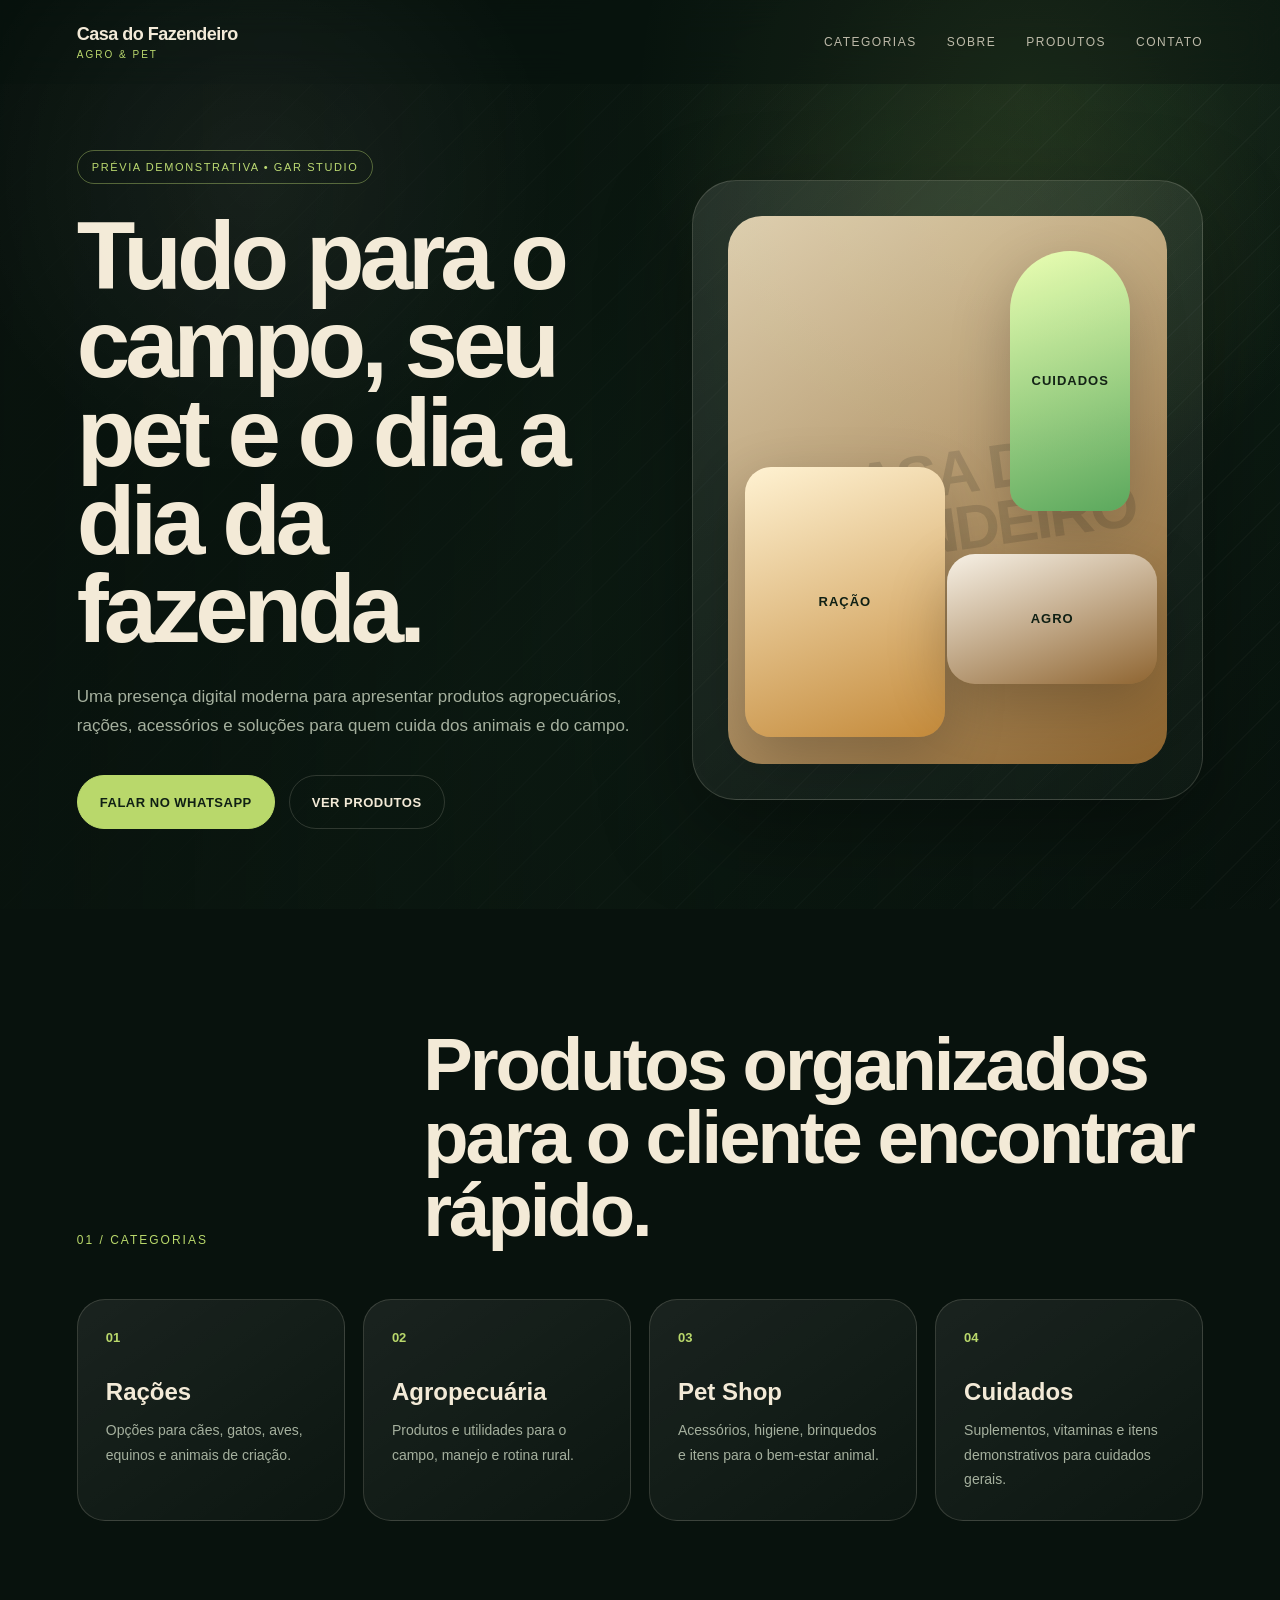
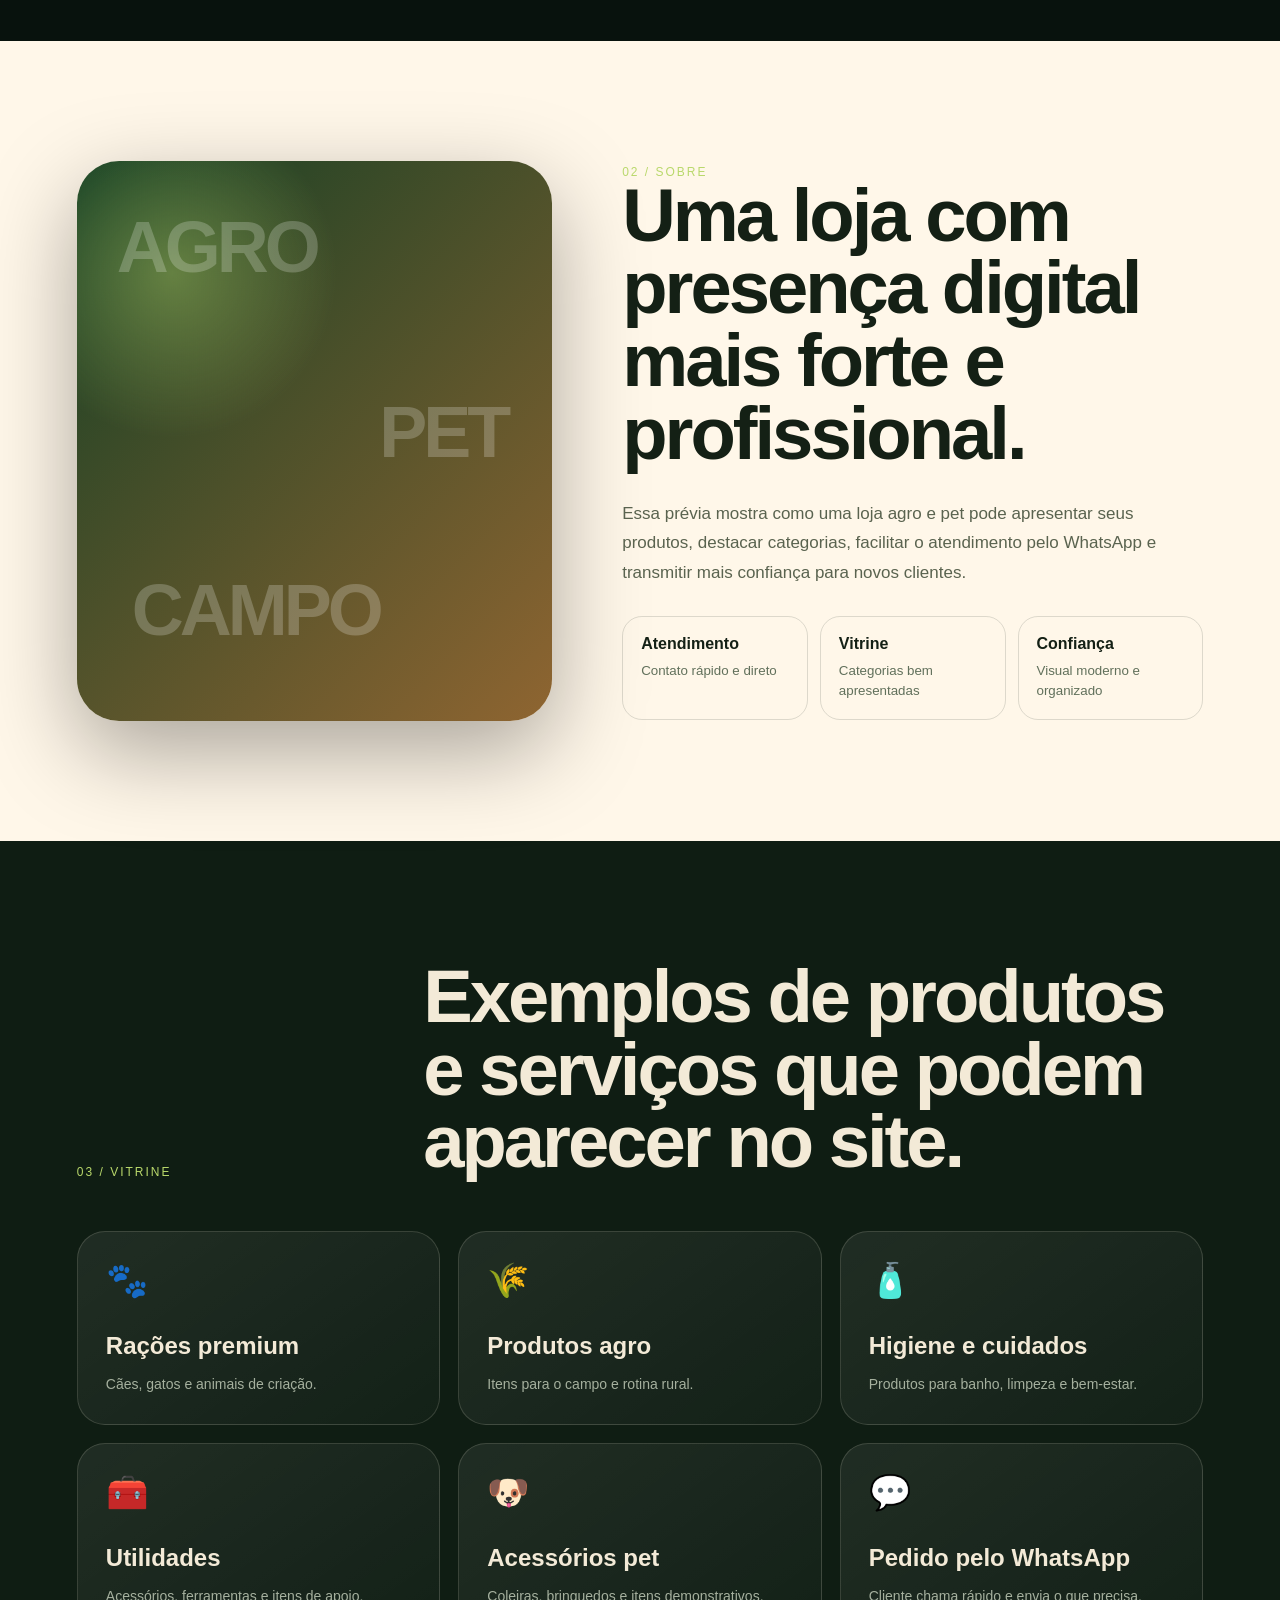
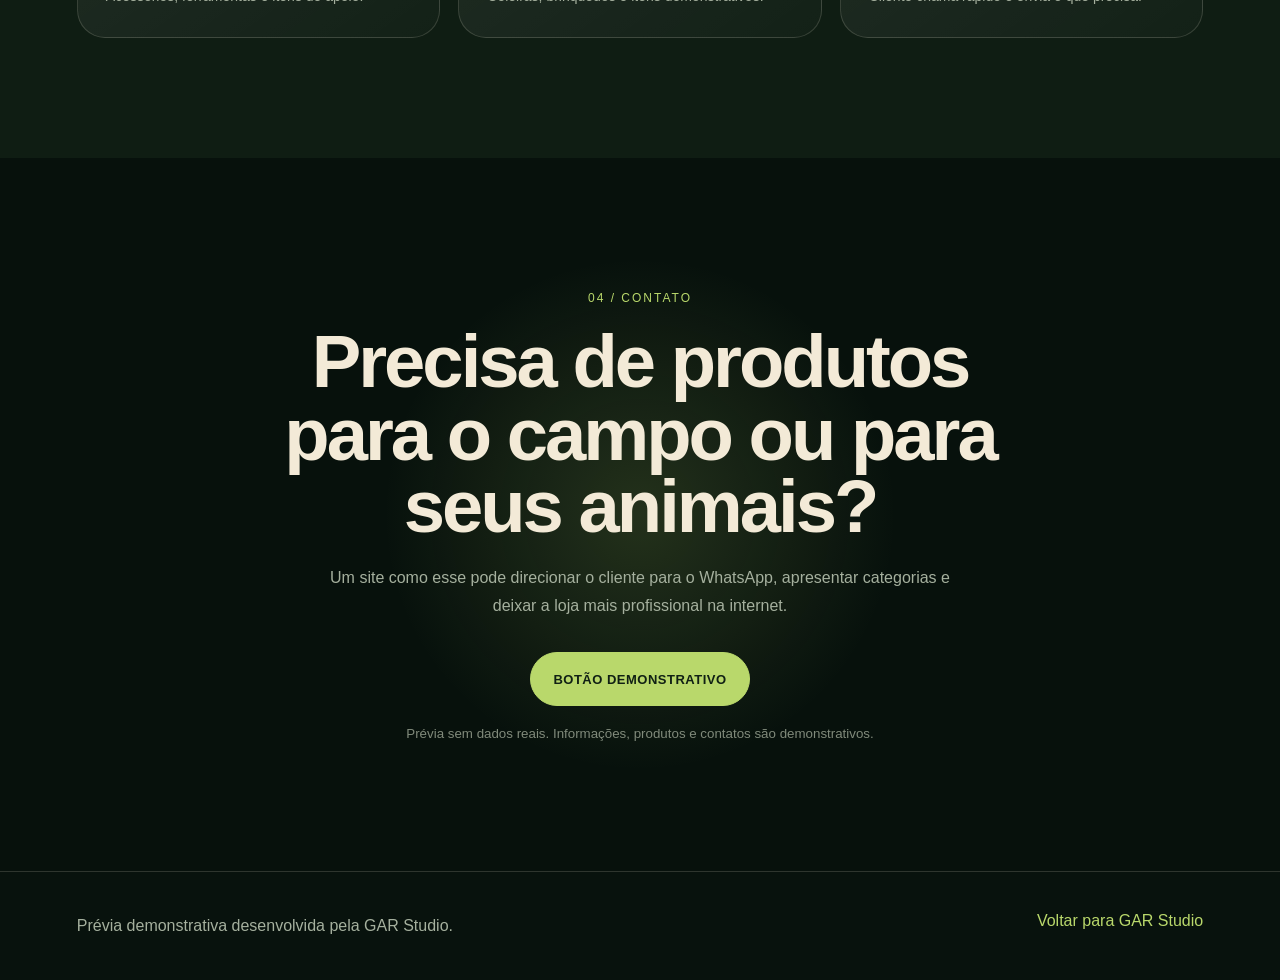
<file: projetos/casa-do-fazendeiro/index.html>
<!DOCTYPE html>
<html lang="pt-BR">
<head>
  <meta charset="UTF-8">
  <meta name="viewport" content="width=device-width, initial-scale=1.0">
  <meta name="description" content="Prévia demonstrativa de site agro e pet desenvolvida pela GAR Studio.">
  <title>Casa do Fazendeiro — Prévia GAR Studio</title>
  <link rel="stylesheet" href="style.css">
</head>
<body>
  <div class="noise"></div>

  <header class="header" id="header">
    <a href="#inicio" class="logo">
      <strong>Casa do Fazendeiro</strong>
      <span>Agro & Pet</span>
    </a>

    <nav class="nav" id="nav">
      <a href="#categorias">Categorias</a>
      <a href="#sobre">Sobre</a>
      <a href="#produtos">Produtos</a>
      <a href="#contato">Contato</a>
    </nav>

    <button class="menu" id="menu" aria-label="Abrir menu">☰</button>
  </header>

  <main>
    <section class="hero" id="inicio">
      <div class="hero-bg"></div>
      <div class="hero-content">
        <span class="tag">Prévia demonstrativa • GAR Studio</span>
        <h1>Tudo para o campo, seu pet e o dia a dia da fazenda.</h1>
        <p>Uma presença digital moderna para apresentar produtos agropecuários, rações, acessórios e soluções para quem cuida dos animais e do campo.</p>
        <div class="hero-actions">
          <a href="#contato" class="btn primary">Falar no WhatsApp</a>
          <a href="#produtos" class="btn ghost">Ver produtos</a>
        </div>
      </div>
      <div class="hero-card">
        <div class="product-mock bag">
          <span>Ração</span>
        </div>
        <div class="product-mock bottle">
          <span>Cuidados</span>
        </div>
        <div class="product-mock tool">
          <span>Agro</span>
        </div>
      </div>
    </section>

    <section class="section categories" id="categorias">
      <div class="section-head">
        <span>01 / Categorias</span>
        <h2>Produtos organizados para o cliente encontrar rápido.</h2>
      </div>

      <div class="category-grid">
        <article>
          <b>01</b>
          <h3>Rações</h3>
          <p>Opções para cães, gatos, aves, equinos e animais de criação.</p>
        </article>
        <article>
          <b>02</b>
          <h3>Agropecuária</h3>
          <p>Produtos e utilidades para o campo, manejo e rotina rural.</p>
        </article>
        <article>
          <b>03</b>
          <h3>Pet Shop</h3>
          <p>Acessórios, higiene, brinquedos e itens para o bem-estar animal.</p>
        </article>
        <article>
          <b>04</b>
          <h3>Cuidados</h3>
          <p>Suplementos, vitaminas e itens demonstrativos para cuidados gerais.</p>
        </article>
      </div>
    </section>

    <section class="about" id="sobre">
      <div class="about-visual">
        <span>AGRO</span>
        <span>PET</span>
        <span>CAMPO</span>
      </div>
      <div class="about-copy">
        <span>02 / Sobre</span>
        <h2>Uma loja com presença digital mais forte e profissional.</h2>
        <p>Essa prévia mostra como uma loja agro e pet pode apresentar seus produtos, destacar categorias, facilitar o atendimento pelo WhatsApp e transmitir mais confiança para novos clientes.</p>
        <div class="about-list">
          <div><strong>Atendimento</strong><small>Contato rápido e direto</small></div>
          <div><strong>Vitrine</strong><small>Categorias bem apresentadas</small></div>
          <div><strong>Confiança</strong><small>Visual moderno e organizado</small></div>
        </div>
      </div>
    </section>

    <section class="section products" id="produtos">
      <div class="section-head">
        <span>03 / Vitrine</span>
        <h2>Exemplos de produtos e serviços que podem aparecer no site.</h2>
      </div>

      <div class="product-grid">
        <article><div class="icon">🐾</div><h3>Rações premium</h3><p>Cães, gatos e animais de criação.</p></article>
        <article><div class="icon">🌾</div><h3>Produtos agro</h3><p>Itens para o campo e rotina rural.</p></article>
        <article><div class="icon">🧴</div><h3>Higiene e cuidados</h3><p>Produtos para banho, limpeza e bem-estar.</p></article>
        <article><div class="icon">🧰</div><h3>Utilidades</h3><p>Acessórios, ferramentas e itens de apoio.</p></article>
        <article><div class="icon">🐶</div><h3>Acessórios pet</h3><p>Coleiras, brinquedos e itens demonstrativos.</p></article>
        <article><div class="icon">💬</div><h3>Pedido pelo WhatsApp</h3><p>Cliente chama rápido e envia o que precisa.</p></article>
      </div>
    </section>

    <section class="cta" id="contato">
      <span>04 / Contato</span>
      <h2>Precisa de produtos para o campo ou para seus animais?</h2>
      <p>Um site como esse pode direcionar o cliente para o WhatsApp, apresentar categorias e deixar a loja mais profissional na internet.</p>
      <button class="btn primary" id="demoButton">Botão demonstrativo</button>
      <small>Prévia sem dados reais. Informações, produtos e contatos são demonstrativos.</small>
    </section>
  </main>

  <footer class="footer">
    <p>Prévia demonstrativa desenvolvida pela GAR Studio.</p>
    <a href="../../index.html">Voltar para GAR Studio</a>
  </footer>

  <script src="script.js"></script>
</body>
</html>
</file>
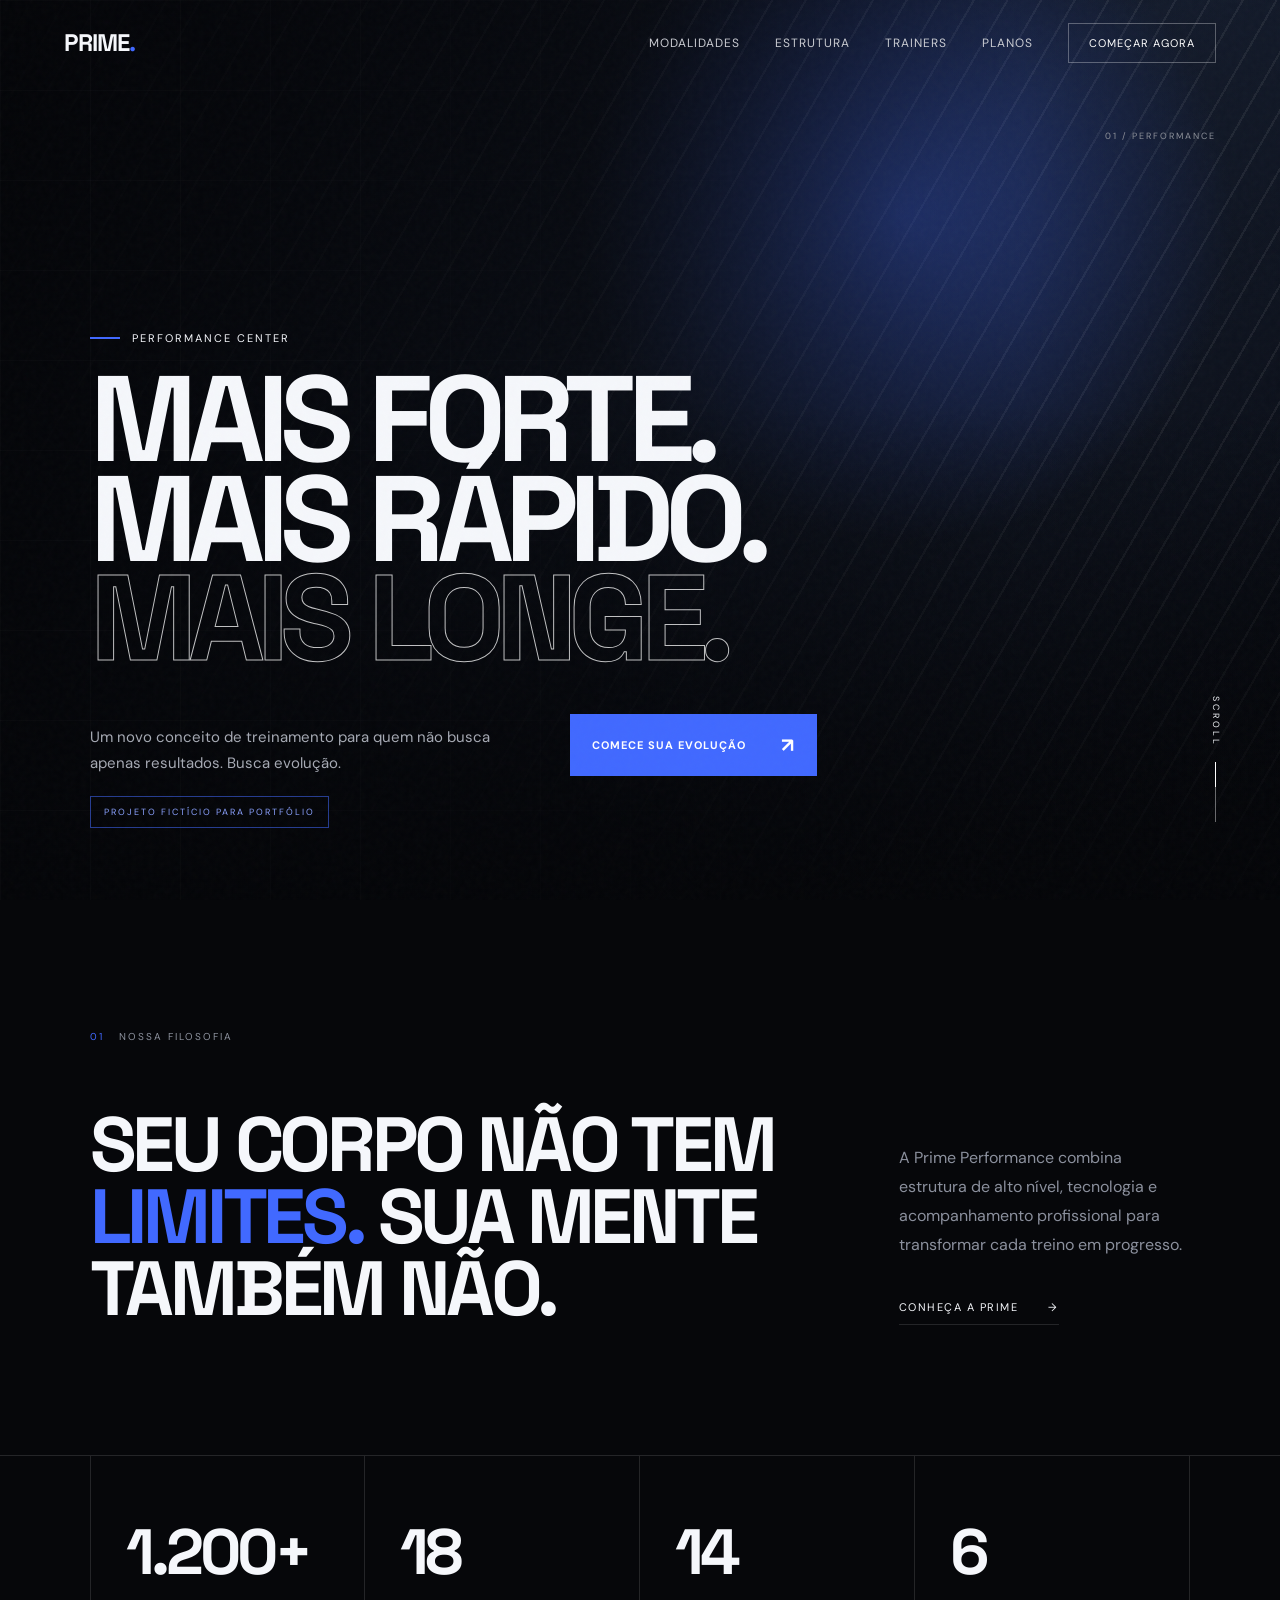
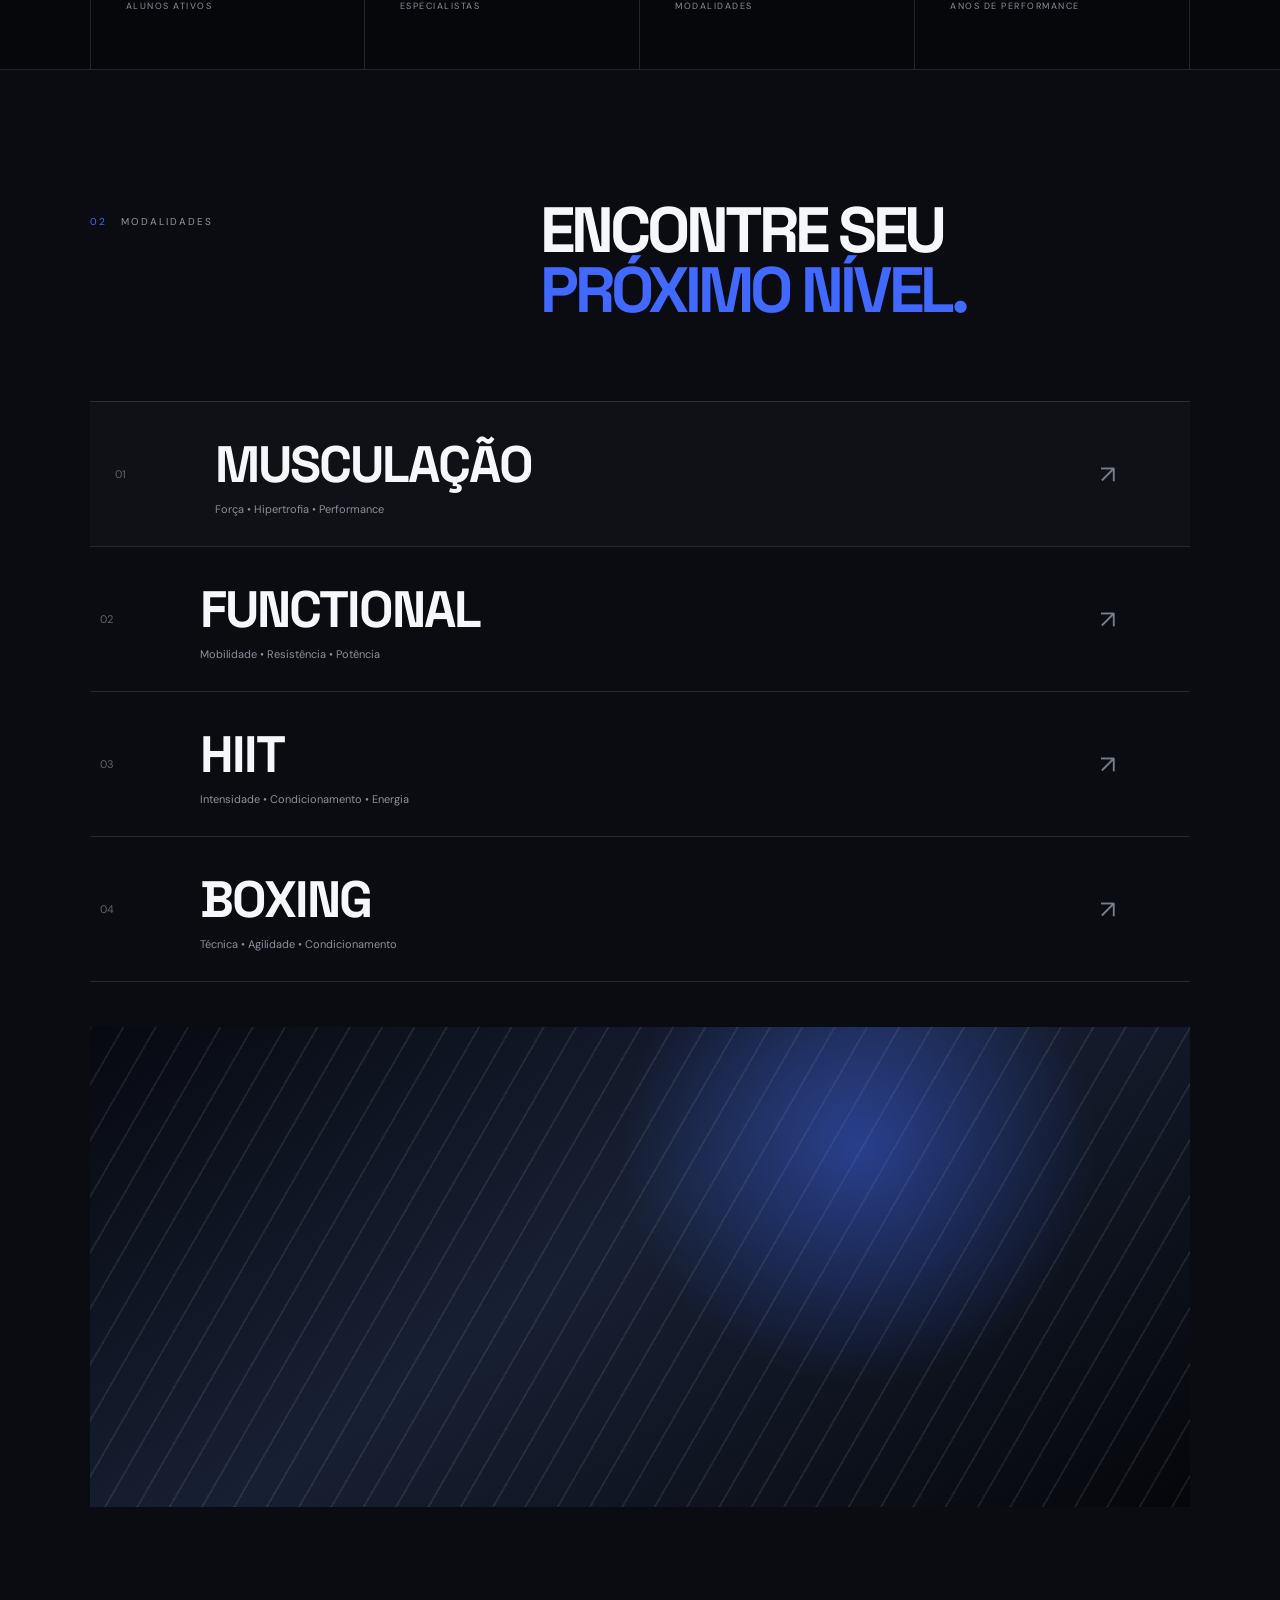
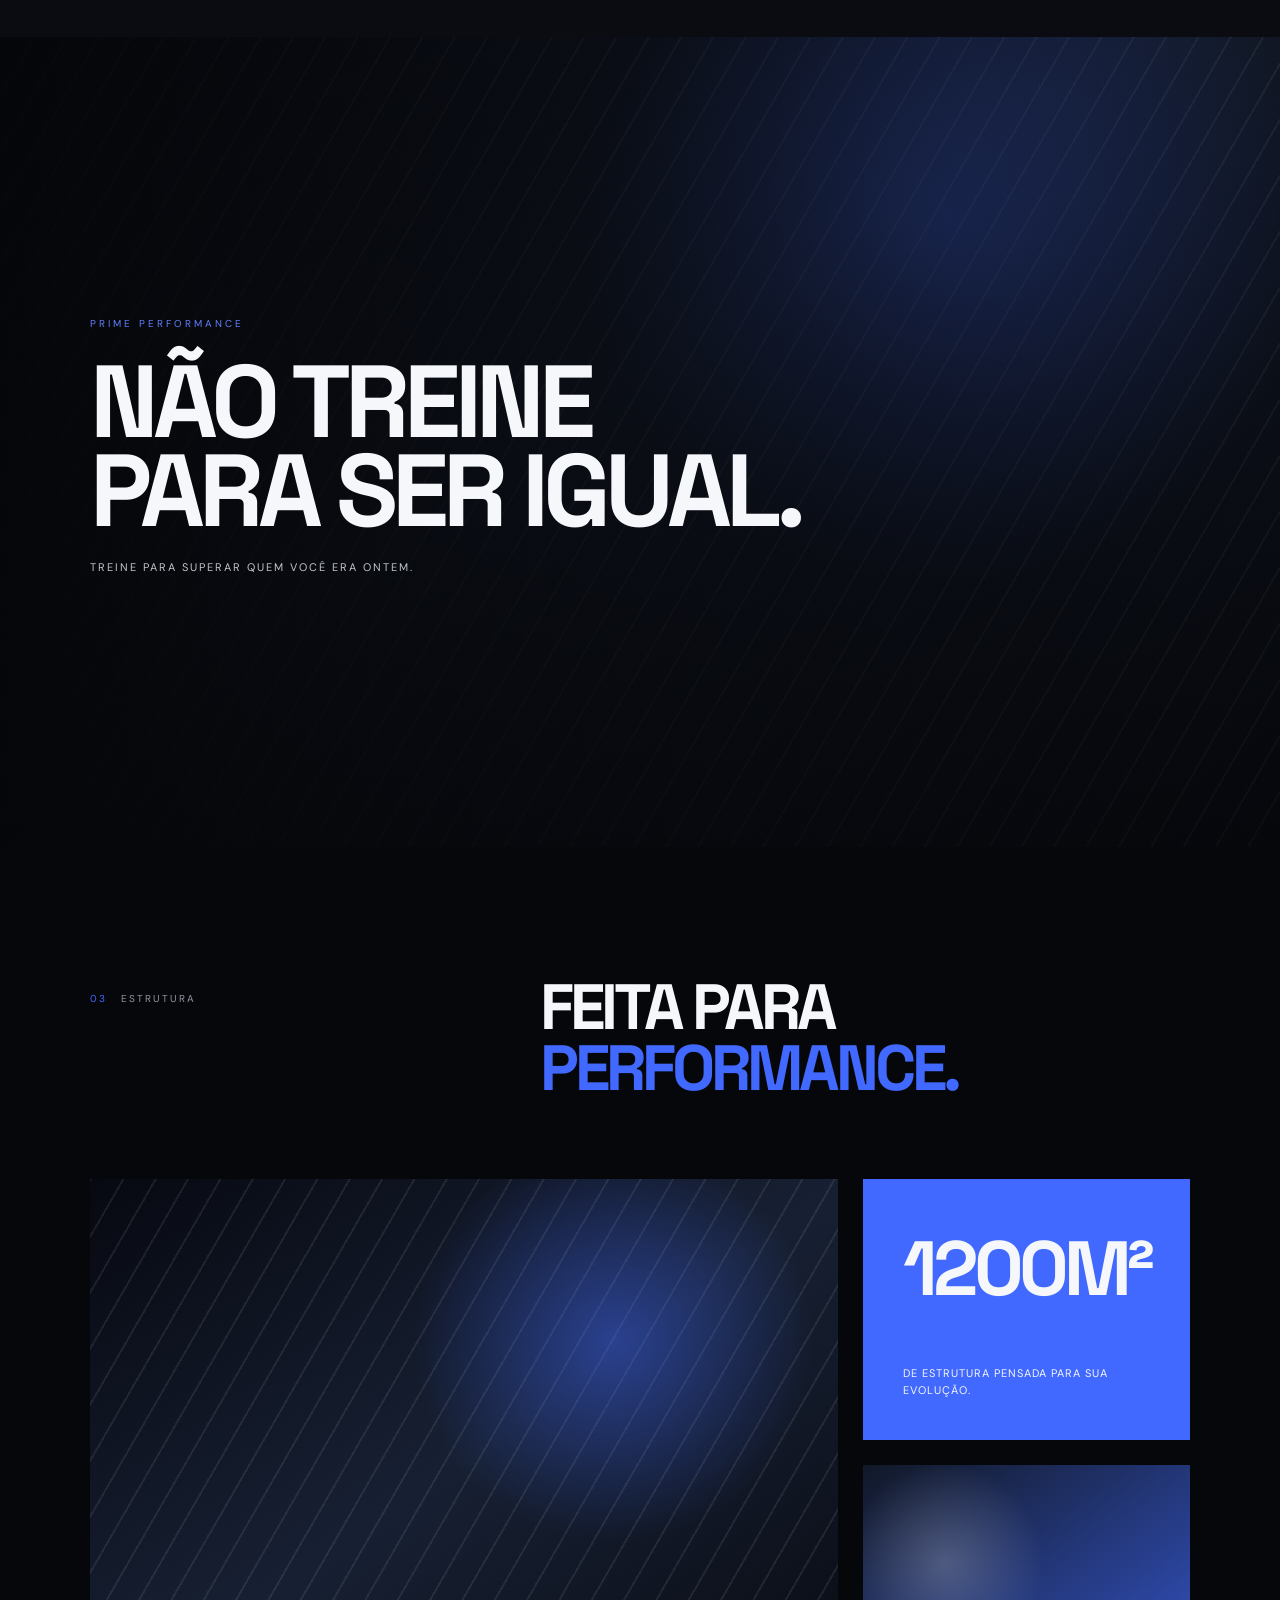
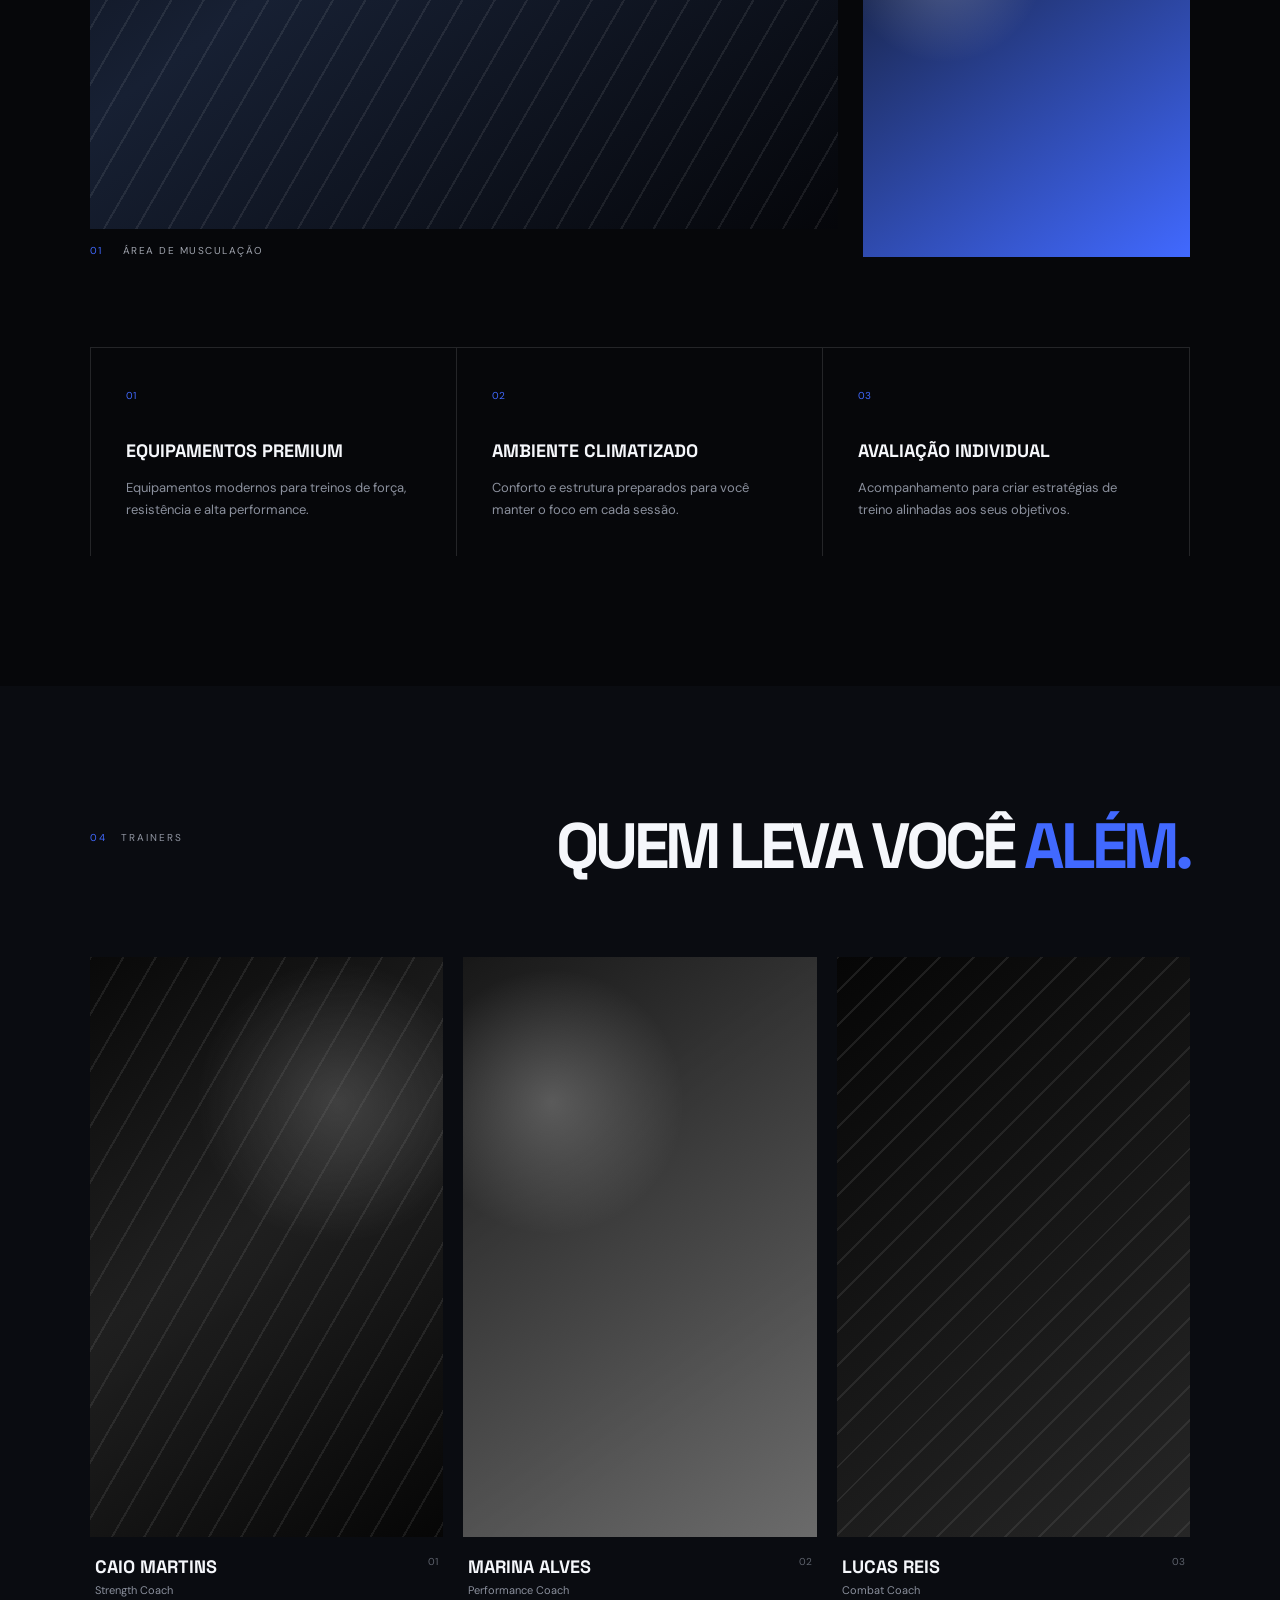
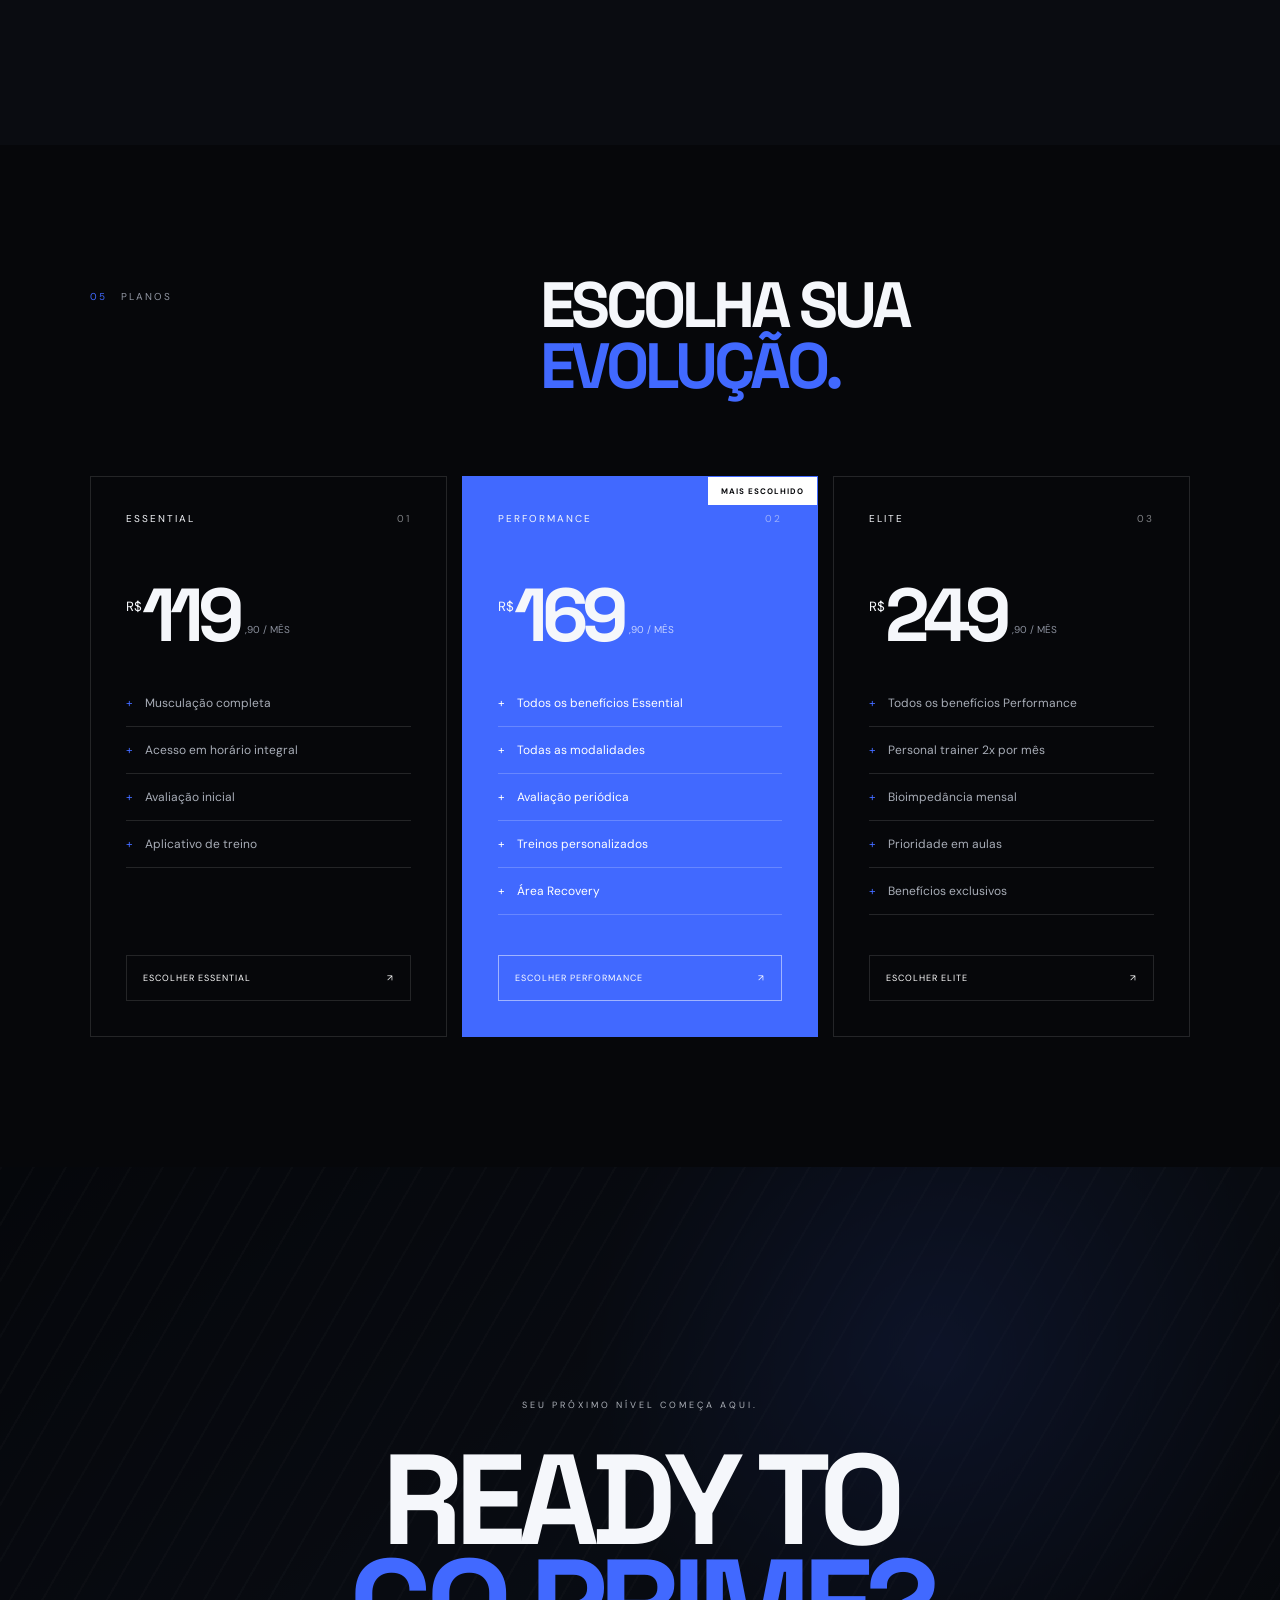
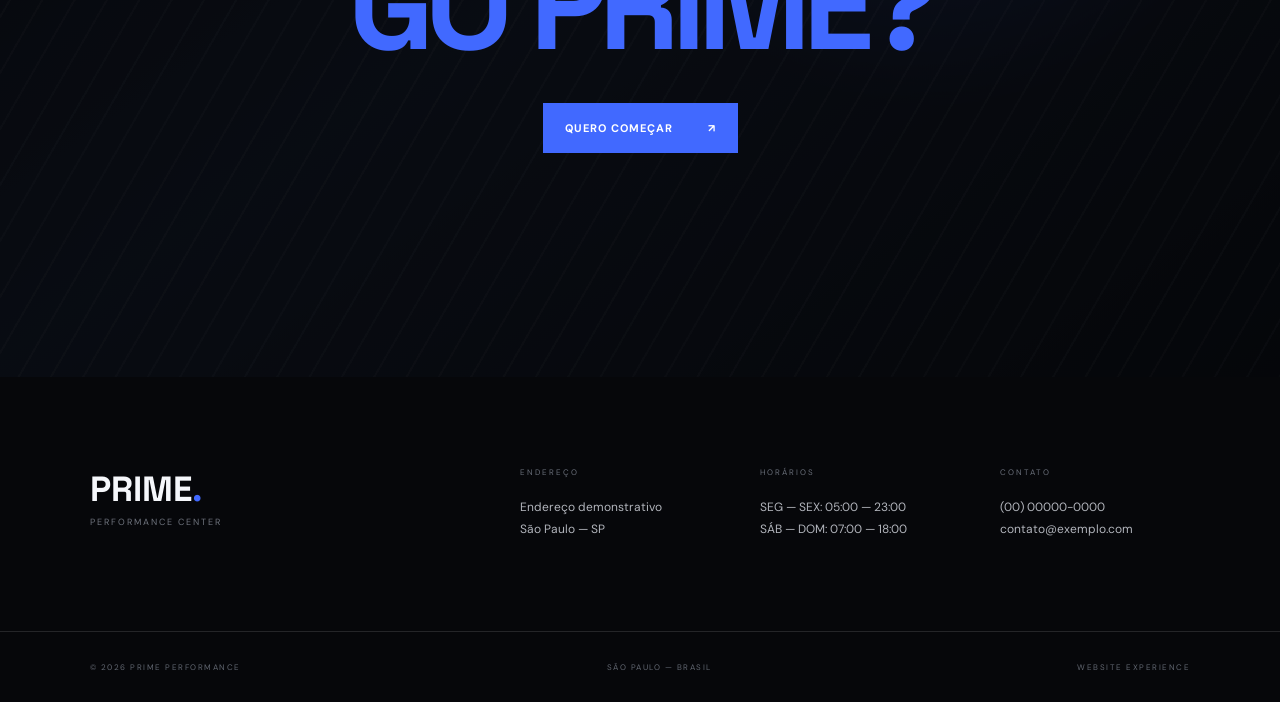
<file: projetos/prime-performance/index.html>
<!DOCTYPE html>
<html lang="pt-BR">
<head>
    <meta charset="UTF-8">
    <meta name="viewport" content="width=device-width, initial-scale=1.0">

    <title>Prime Performance | Supere seus limites</title>

    <meta name="description" content="Prime Performance. Treinamento, tecnologia e performance em um só lugar.">

    <link rel="preconnect" href="https://fonts.googleapis.com">
    <link rel="preconnect" href="https://fonts.gstatic.com" crossorigin>

    <link href="https://fonts.googleapis.com/css2?family=DM+Sans:wght@400;500;600;700&family=Space+Grotesk:wght@400;500;600;700&display=swap" rel="stylesheet">

    <link rel="stylesheet" href="style.css">
</head>

<body>

<div class="loader" id="loader">
    <div class="loader-logo">
        PRIME<span>.</span>
    </div>

    <div class="loader-line">
        <span></span>
    </div>
</div>

<div class="noise"></div>
<div class="cursor-glow"></div>

<header class="header" id="header">

    <a href="#inicio" class="logo">
        PRIME<span>.</span>
    </a>

    <nav class="nav" id="nav">
        <a href="#modalidades">Modalidades</a>
        <a href="#estrutura">Estrutura</a>
        <a href="#trainers">Trainers</a>
        <a href="#planos">Planos</a>

        <button class="nav-cta open-enroll">
            Começar agora
        </button>
    </nav>

    <button class="menu-btn" id="menuBtn" aria-label="Abrir menu">
        <span></span>
        <span></span>
    </button>

</header>

<main>

<section class="hero" id="inicio">

    <div class="hero-image"></div>
    <div class="hero-overlay"></div>
    <div class="hero-grid"></div>

    <div class="hero-content">

        <div class="hero-tag reveal">
            <span></span>
            PERFORMANCE CENTER
        </div>

        <h1 class="hero-title reveal">
            MAIS FORTE.
            <br>
            MAIS RÁPIDO.
            <br>
            <span>MAIS LONGE.</span>
        </h1>

        <div class="hero-bottom reveal">

            <p>
                Um novo conceito de treinamento para quem
                não busca apenas resultados. Busca evolução.
            </p>

            <button class="hero-button open-enroll">
                <span>COMECE SUA EVOLUÇÃO</span>
                <strong>↗</strong>
            </button>

        </div>

    </div>

    <div class="scroll-indicator">
        <span>SCROLL</span>
        <div></div>
    </div>

    <div class="hero-index">
        01 / PERFORMANCE
    </div>

</section>


<section class="intro">

    <div class="intro-small reveal">
        <span>01</span>
        NOSSA FILOSOFIA
    </div>

    <div class="intro-content">

        <h2 class="reveal">
            SEU CORPO NÃO TEM
            <span>LIMITES.</span>
            SUA MENTE TAMBÉM NÃO.
        </h2>

        <div class="intro-copy reveal">

            <p>
                A Prime Performance combina estrutura de alto nível,
                tecnologia e acompanhamento profissional para transformar
                cada treino em progresso.
            </p>

            <a href="#modalidades">
                CONHEÇA A PRIME
                <span>→</span>
            </a>

        </div>

    </div>

</section>


<section class="stats">

    <div class="stat reveal">
        <strong data-counter="1200" data-suffix="+">0</strong>
        <span>ALUNOS ATIVOS</span>
    </div>

    <div class="stat reveal">
        <strong data-counter="18" data-suffix="">0</strong>
        <span>ESPECIALISTAS</span>
    </div>

    <div class="stat reveal">
        <strong data-counter="14" data-suffix="">0</strong>
        <span>MODALIDADES</span>
    </div>

    <div class="stat reveal">
        <strong data-counter="6" data-suffix="">0</strong>
        <span>ANOS DE PERFORMANCE</span>
    </div>

</section>


<section class="disciplines" id="modalidades">

    <div class="section-heading reveal">

        <div>
            <span class="section-number">02</span>
            <span class="section-label">MODALIDADES</span>
        </div>

        <h2>
            ENCONTRE SEU
            <span>PRÓXIMO NÍVEL.</span>
        </h2>

    </div>


    <div class="discipline-list">

        <article class="discipline active reveal"
                 data-image="https://images.unsplash.com/photo-1581009146145-b5ef050c2e1e?auto=format&fit=crop&w=1800&q=90">

            <div class="discipline-number">01</div>

            <div class="discipline-name">
                <h3>MUSCULAÇÃO</h3>
                <p>Força • Hipertrofia • Performance</p>
            </div>

            <div class="discipline-arrow">↗</div>

        </article>


        <article class="discipline reveal"
                 data-image="https://images.unsplash.com/photo-1534438327276-14e5300c3a48?auto=format&fit=crop&w=1800&q=90">

            <div class="discipline-number">02</div>

            <div class="discipline-name">
                <h3>FUNCTIONAL</h3>
                <p>Mobilidade • Resistência • Potência</p>
            </div>

            <div class="discipline-arrow">↗</div>

        </article>


        <article class="discipline reveal"
                 data-image="https://images.unsplash.com/photo-1517836357463-d25dfeac3438?auto=format&fit=crop&w=1800&q=90">

            <div class="discipline-number">03</div>

            <div class="discipline-name">
                <h3>HIIT</h3>
                <p>Intensidade • Condicionamento • Energia</p>
            </div>

            <div class="discipline-arrow">↗</div>

        </article>


        <article class="discipline reveal"
                 data-image="https://images.unsplash.com/photo-1549719386-74dfcbf7dbed?auto=format&fit=crop&w=1800&q=90">

            <div class="discipline-number">04</div>

            <div class="discipline-name">
                <h3>BOXING</h3>
                <p>Técnica • Agilidade • Condicionamento</p>
            </div>

            <div class="discipline-arrow">↗</div>

        </article>

    </div>

    <div class="discipline-preview">
        <div class="discipline-preview-image" id="disciplinePreview"></div>
    </div>

</section>


<section class="performance-banner">

    <div class="banner-image"></div>
    <div class="banner-overlay"></div>

    <div class="banner-content reveal">

        <span>PRIME PERFORMANCE</span>

        <h2>
            NÃO TREINE
            <br>
            PARA SER IGUAL.
        </h2>

        <p>
            TREINE PARA SUPERAR QUEM VOCÊ ERA ONTEM.
        </p>

    </div>

</section>


<section class="structure" id="estrutura">

    <div class="section-heading reveal">

        <div>
            <span class="section-number">03</span>
            <span class="section-label">ESTRUTURA</span>
        </div>

        <h2>
            FEITA PARA
            <span>PERFORMANCE.</span>
        </h2>

    </div>


    <div class="structure-grid">

        <div class="structure-main reveal">
            <div class="structure-photo structure-photo-one"></div>

            <div class="structure-caption">
                <span>01</span>
                ÁREA DE MUSCULAÇÃO
            </div>
        </div>


        <div class="structure-side">

            <div class="structure-card reveal">
                <span>1200M²</span>
                <p>DE ESTRUTURA PENSADA PARA SUA EVOLUÇÃO.</p>
            </div>

            <div class="structure-photo structure-photo-two reveal"></div>

        </div>

    </div>


    <div class="features">

        <div class="feature reveal">
            <span>01</span>
            <h3>EQUIPAMENTOS PREMIUM</h3>
            <p>
                Equipamentos modernos para treinos de força,
                resistência e alta performance.
            </p>
        </div>

        <div class="feature reveal">
            <span>02</span>
            <h3>AMBIENTE CLIMATIZADO</h3>
            <p>
                Conforto e estrutura preparados para você
                manter o foco em cada sessão.
            </p>
        </div>

        <div class="feature reveal">
            <span>03</span>
            <h3>AVALIAÇÃO INDIVIDUAL</h3>
            <p>
                Acompanhamento para criar estratégias de treino
                alinhadas aos seus objetivos.
            </p>
        </div>

    </div>

</section>


<section class="trainers" id="trainers">

    <div class="section-heading reveal">

        <div>
            <span class="section-number">04</span>
            <span class="section-label">TRAINERS</span>
        </div>

        <h2>
            QUEM LEVA VOCÊ
            <span>ALÉM.</span>
        </h2>

    </div>


    <div class="trainer-grid">

        <article class="trainer reveal">

            <div class="trainer-image trainer-one">
                <div class="trainer-hover">
                    <span>FORÇA</span>
                    <span>HIPERTROFIA</span>
                </div>
            </div>

            <div class="trainer-info">
                <div>
                    <h3>CAIO MARTINS</h3>
                    <p>Strength Coach</p>
                </div>

                <span>01</span>
            </div>

        </article>


        <article class="trainer reveal">

            <div class="trainer-image trainer-two">
                <div class="trainer-hover">
                    <span>FUNCTIONAL</span>
                    <span>HIIT</span>
                </div>
            </div>

            <div class="trainer-info">
                <div>
                    <h3>MARINA ALVES</h3>
                    <p>Performance Coach</p>
                </div>

                <span>02</span>
            </div>

        </article>


        <article class="trainer reveal">

            <div class="trainer-image trainer-three">
                <div class="trainer-hover">
                    <span>BOXING</span>
                    <span>CONDITIONING</span>
                </div>
            </div>

            <div class="trainer-info">
                <div>
                    <h3>LUCAS REIS</h3>
                    <p>Combat Coach</p>
                </div>

                <span>03</span>
            </div>

        </article>

    </div>

</section>


<section class="plans" id="planos">

    <div class="section-heading reveal">

        <div>
            <span class="section-number">05</span>
            <span class="section-label">PLANOS</span>
        </div>

        <h2>
            ESCOLHA SUA
            <span>EVOLUÇÃO.</span>
        </h2>

    </div>


    <div class="plans-grid">

        <article class="plan reveal">

            <div class="plan-top">
                <span>ESSENTIAL</span>
                <span>01</span>
            </div>

            <div class="price">
                <small>R$</small>
                <strong>119</strong>
                <span>,90 / MÊS</span>
            </div>

            <ul>
                <li>Musculação completa</li>
                <li>Acesso em horário integral</li>
                <li>Avaliação inicial</li>
                <li>Aplicativo de treino</li>
            </ul>

            <button class="plan-button open-enroll" data-plan="Essential">
                ESCOLHER ESSENTIAL
                <span>↗</span>
            </button>

        </article>


        <article class="plan featured reveal">

            <div class="recommended">
                MAIS ESCOLHIDO
            </div>

            <div class="plan-top">
                <span>PERFORMANCE</span>
                <span>02</span>
            </div>

            <div class="price">
                <small>R$</small>
                <strong>169</strong>
                <span>,90 / MÊS</span>
            </div>

            <ul>
                <li>Todos os benefícios Essential</li>
                <li>Todas as modalidades</li>
                <li>Avaliação periódica</li>
                <li>Treinos personalizados</li>
                <li>Área Recovery</li>
            </ul>

            <button class="plan-button open-enroll" data-plan="Performance">
                ESCOLHER PERFORMANCE
                <span>↗</span>
            </button>

        </article>


        <article class="plan reveal">

            <div class="plan-top">
                <span>ELITE</span>
                <span>03</span>
            </div>

            <div class="price">
                <small>R$</small>
                <strong>249</strong>
                <span>,90 / MÊS</span>
            </div>

            <ul>
                <li>Todos os benefícios Performance</li>
                <li>Personal trainer 2x por mês</li>
                <li>Bioimpedância mensal</li>
                <li>Prioridade em aulas</li>
                <li>Benefícios exclusivos</li>
            </ul>

            <button class="plan-button open-enroll" data-plan="Elite">
                ESCOLHER ELITE
                <span>↗</span>
            </button>

        </article>

    </div>

</section>


<section class="final-cta">

    <div class="final-bg"></div>
    <div class="final-overlay"></div>

    <div class="final-content reveal">

        <span>SEU PRÓXIMO NÍVEL COMEÇA AQUI.</span>

        <h2>
            READY TO
            <br>
            <strong>GO PRIME?</strong>
        </h2>

        <button class="final-button open-enroll">
            QUERO COMEÇAR
            <span>↗</span>
        </button>

    </div>

</section>


<section class="contact">

    <div class="contact-brand">
        <h2>PRIME<span>.</span></h2>
        <p>PERFORMANCE CENTER</p>
    </div>

    <div class="contact-column">
        <span>ENDEREÇO</span>
        <p>
            Av. Performance, 720<br>
            São Paulo — SP
        </p>
    </div>

    <div class="contact-column">
        <span>HORÁRIOS</span>
        <p>
            SEG — SEX: 05:00 — 23:00<br>
            SÁB — DOM: 07:00 — 18:00
        </p>
    </div>

    <div class="contact-column">
        <span>CONTATO</span>
        <p>
            (11) 98888-7777<br>
            contato@primeperformance.com
        </p>
    </div>

</section>

</main>


<footer>

    <span>
        © 2026 PRIME PERFORMANCE
    </span>

    <span>
        SÃO PAULO — BRASIL
    </span>

    <span>
        WEBSITE EXPERIENCE
    </span>

</footer>


<div class="modal" id="enrollModal">

    <div class="modal-backdrop"></div>

    <div class="modal-box">

        <button class="modal-close" id="modalClose">
            ×
        </button>

        <div class="modal-label">
            PRIME PERFORMANCE
        </div>

        <h2>
            COMECE SUA
            <span>EVOLUÇÃO.</span>
        </h2>

        <p>
            Preencha seus dados e fale com nossa equipe.
        </p>

        <form id="enrollForm">

            <div class="field">
                <label for="name">SEU NOME</label>
                <input
                    type="text"
                    id="name"
                    placeholder="Nome completo"
                    required
                >
            </div>

            <div class="field">
                <label for="phone">WHATSAPP</label>
                <input
                    type="tel"
                    id="phone"
                    placeholder="(11) 99999-9999"
                    required
                >
            </div>

            <div class="field">
                <label for="plan">PLANO DE INTERESSE</label>

                <select id="plan">
                    <option value="Ainda não sei">Ainda não sei</option>
                    <option value="Essential">Essential</option>
                    <option value="Performance">Performance</option>
                    <option value="Elite">Elite</option>
                </select>
            </div>

            <button type="submit" class="submit-button">
                FALAR COM A PRIME
                <span>↗</span>
            </button>

        </form>

        <small>
            Ao continuar, você será direcionado para o WhatsApp.
        </small>

    </div>

</div>


<script src="script.js"></script>

</body>
</html>
</file>
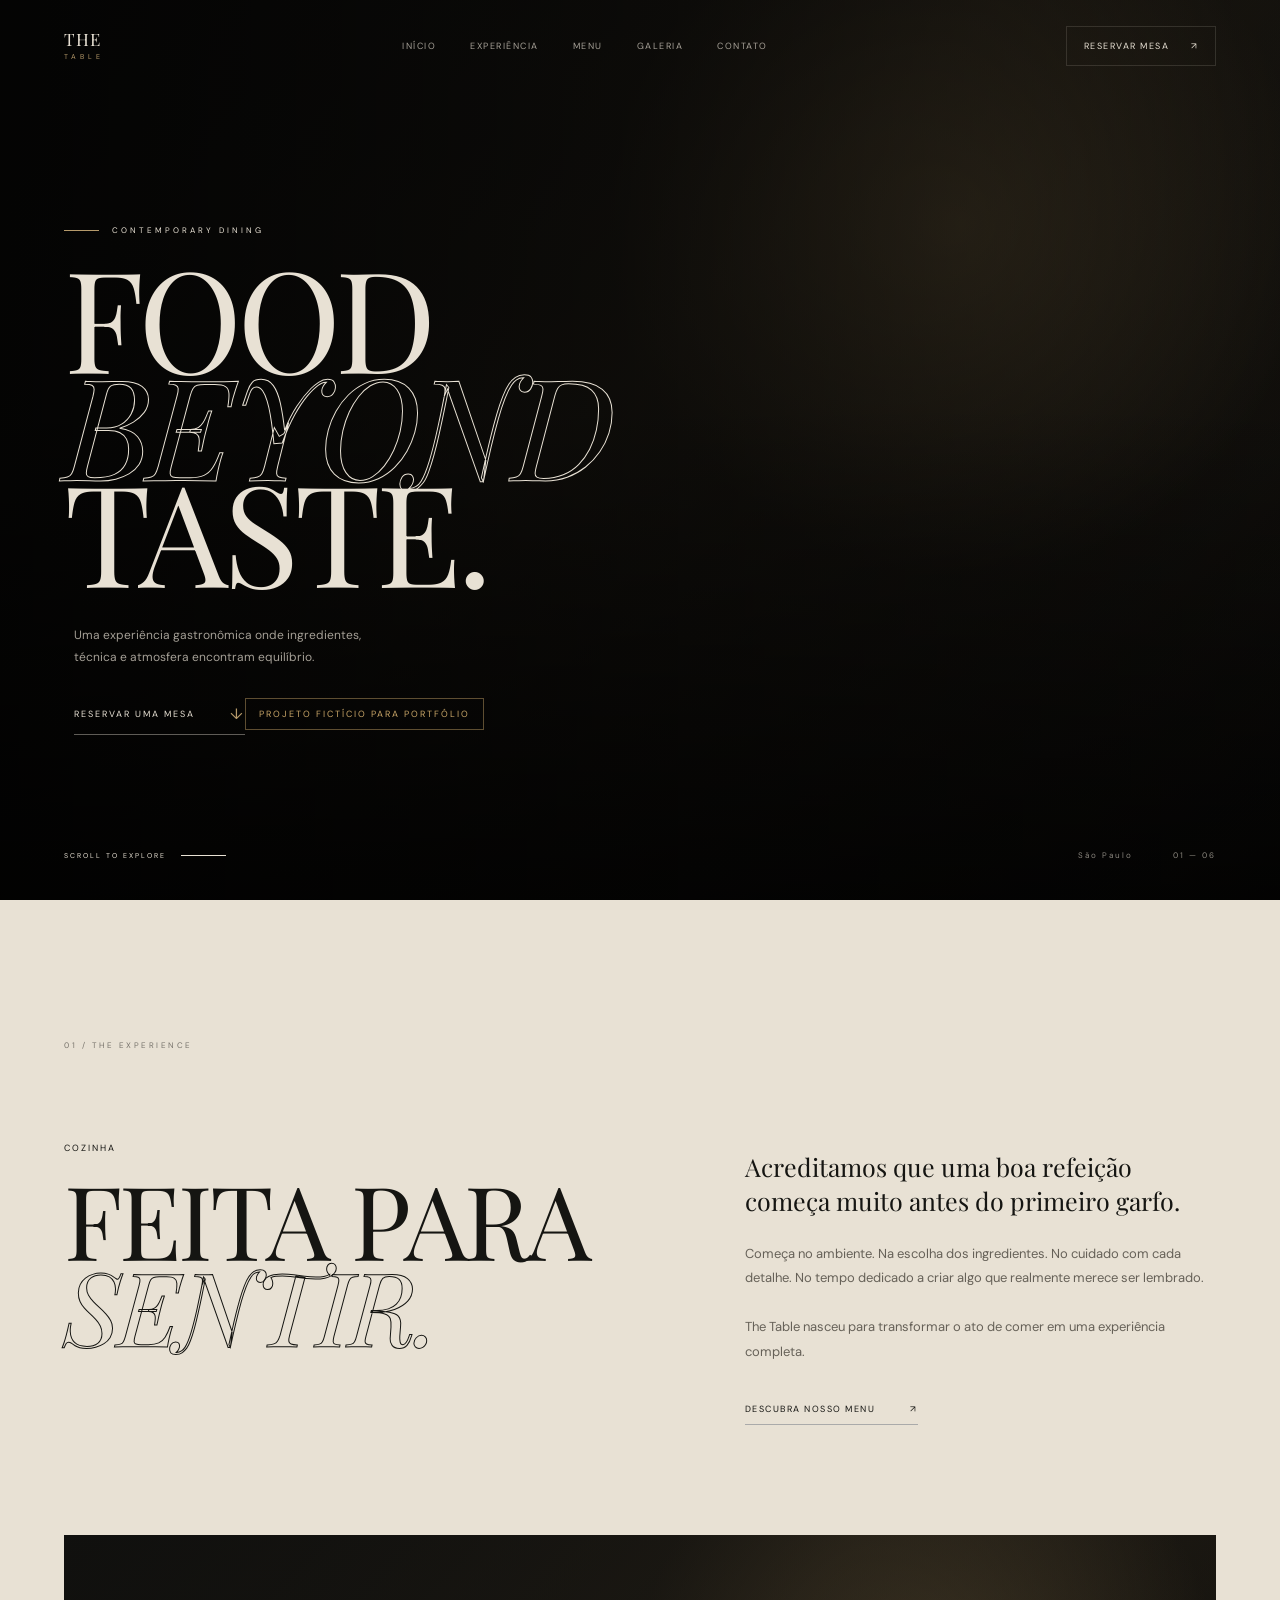
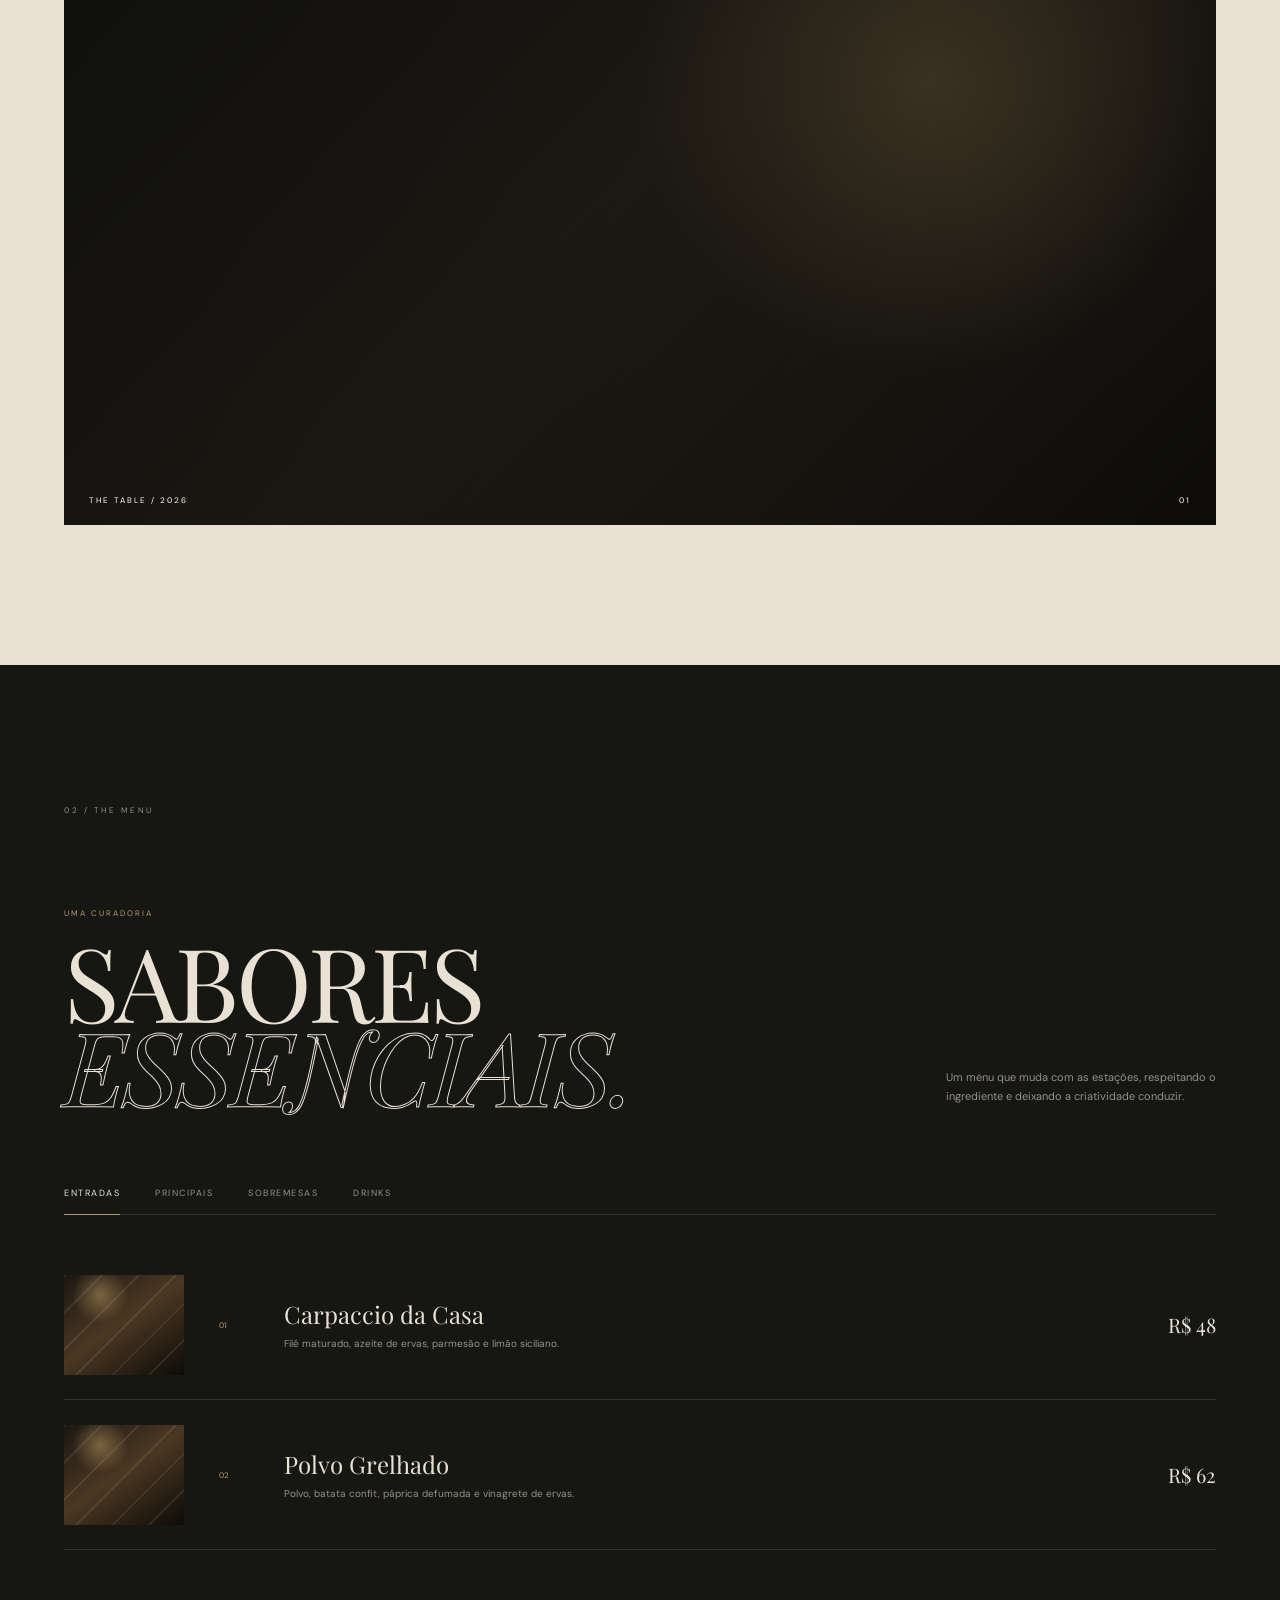
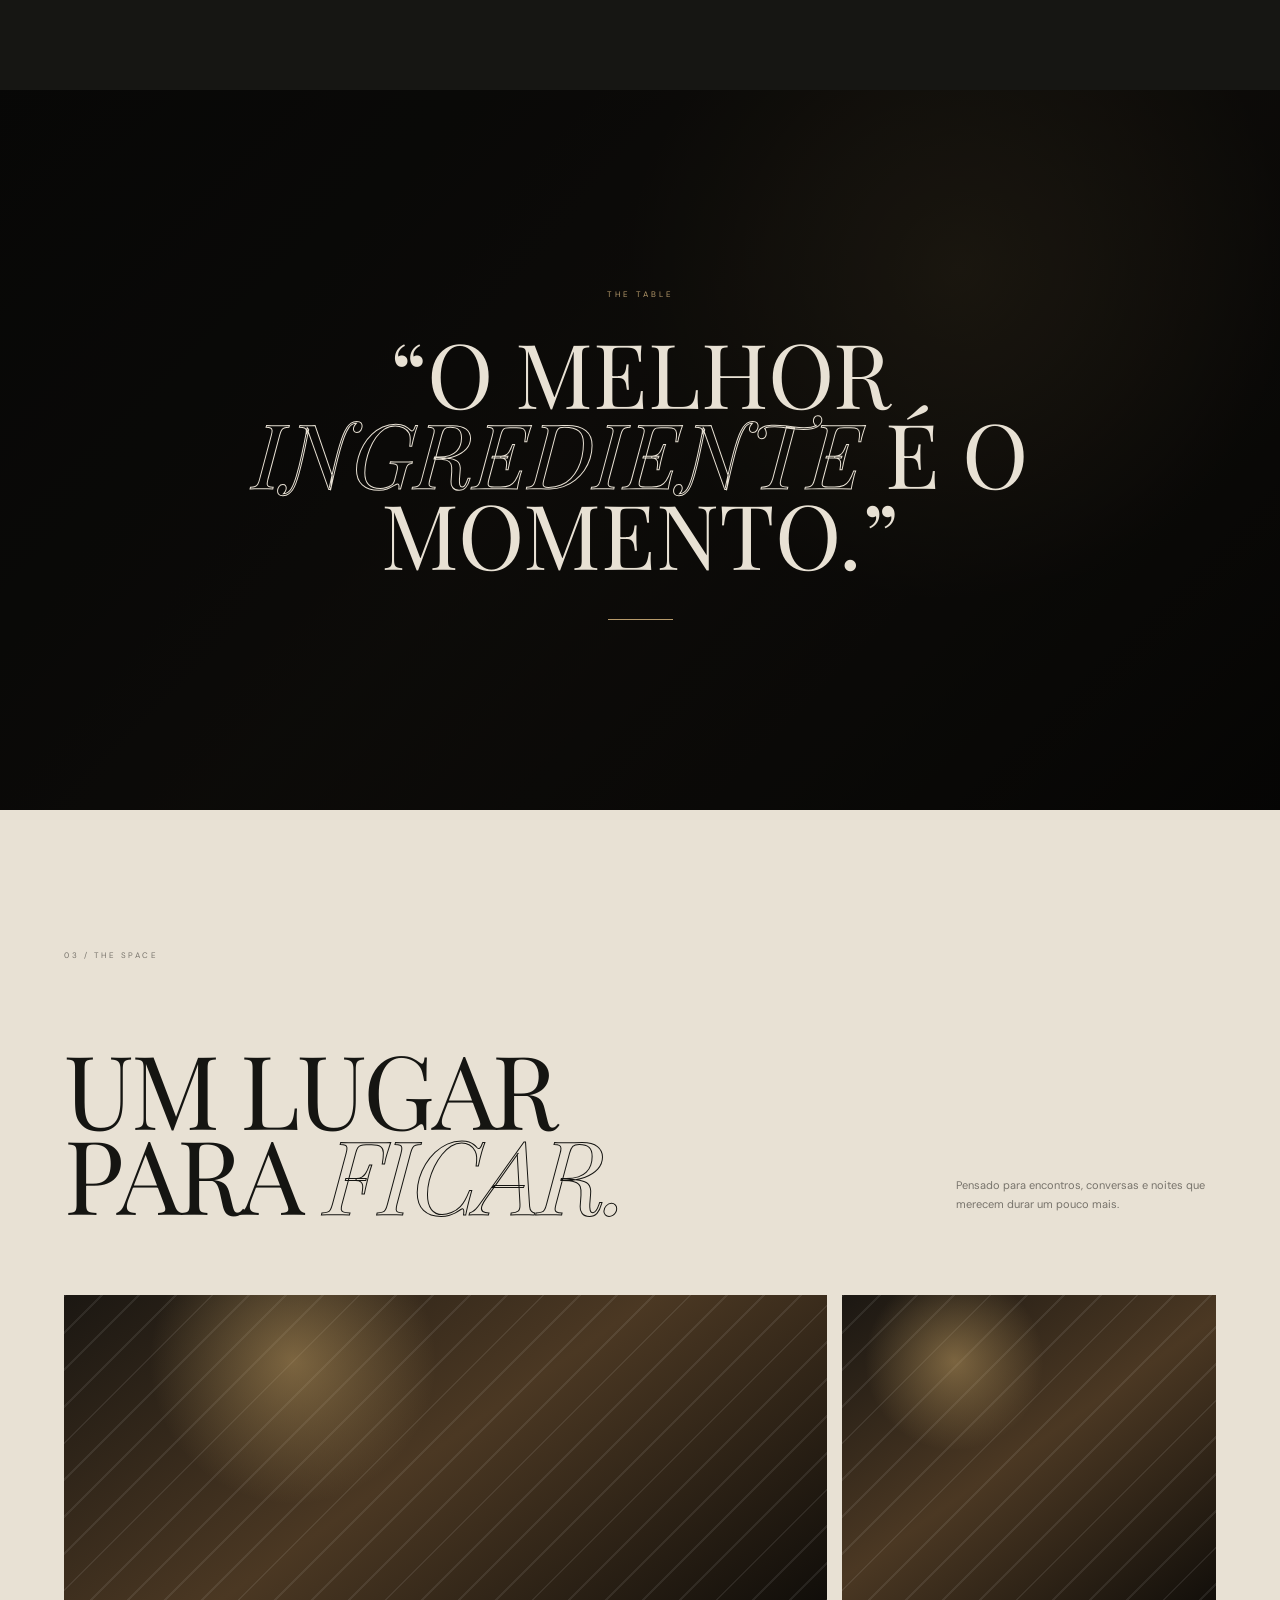
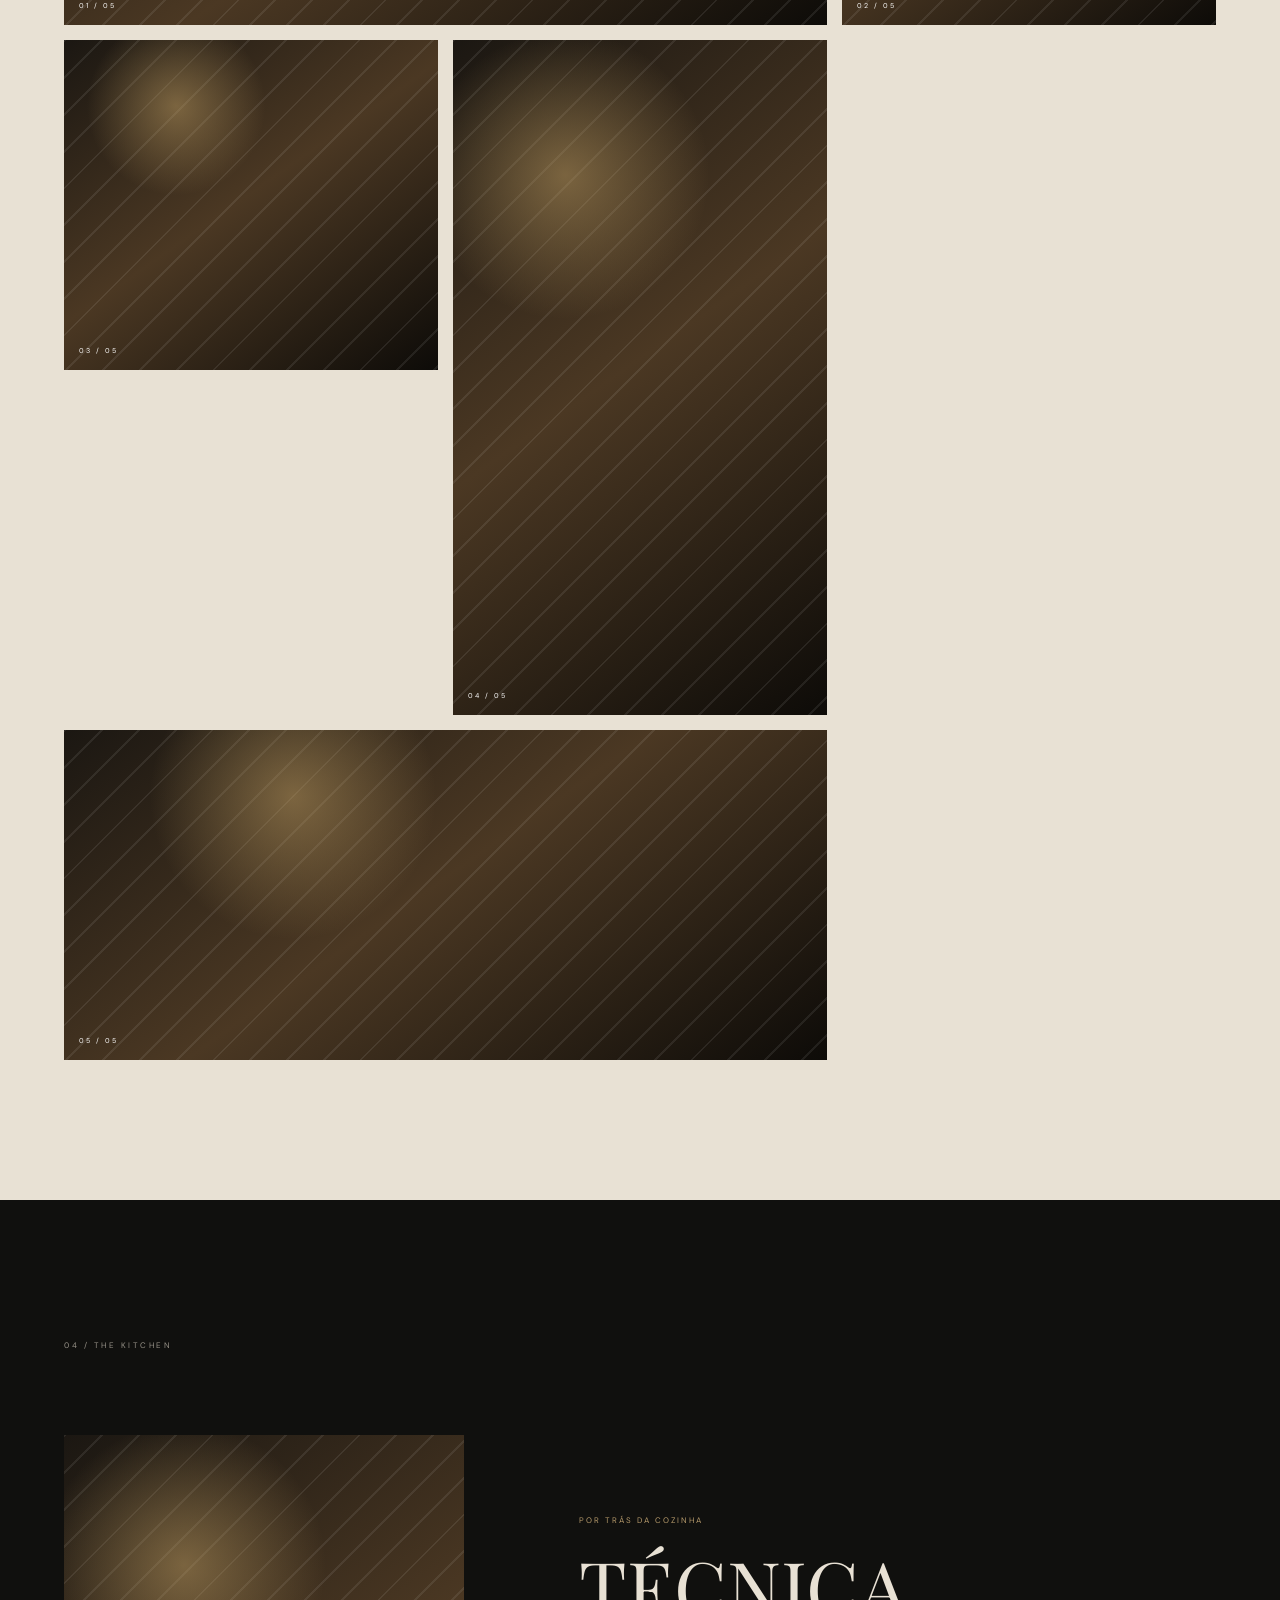
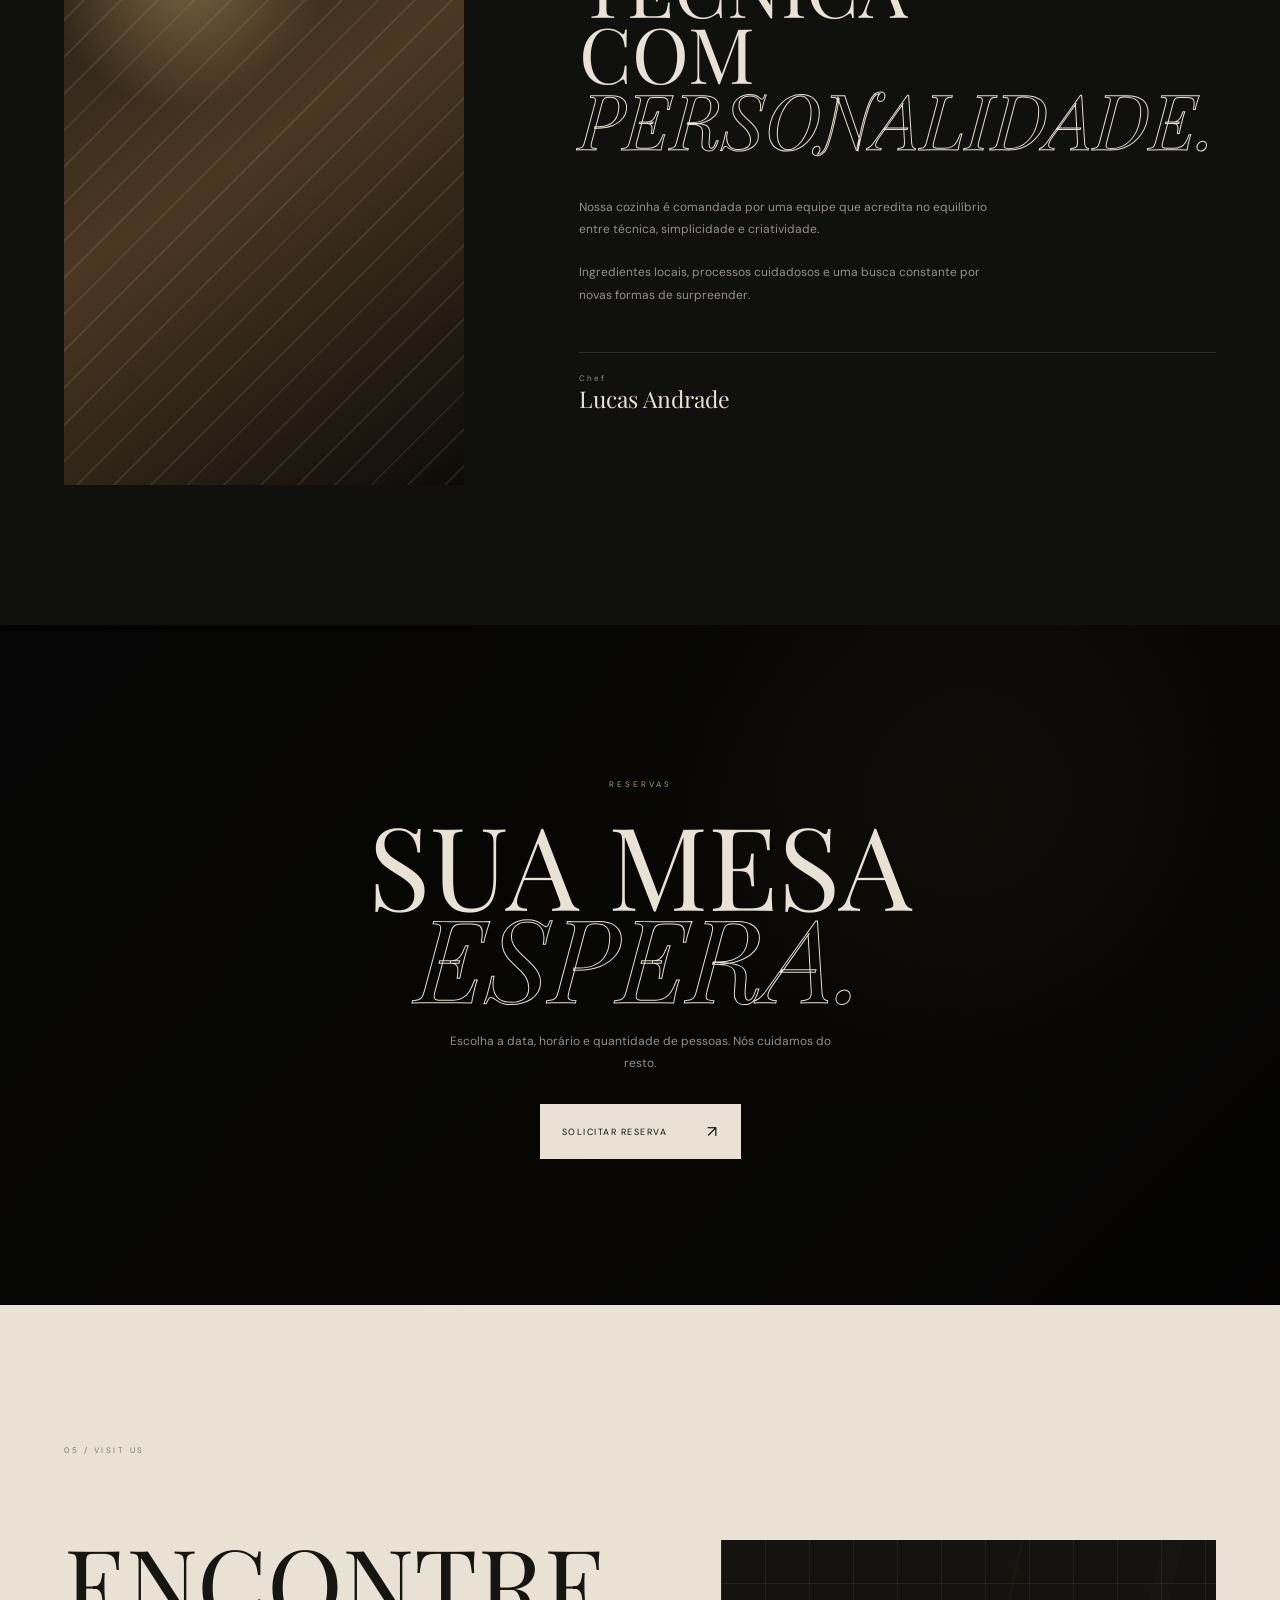
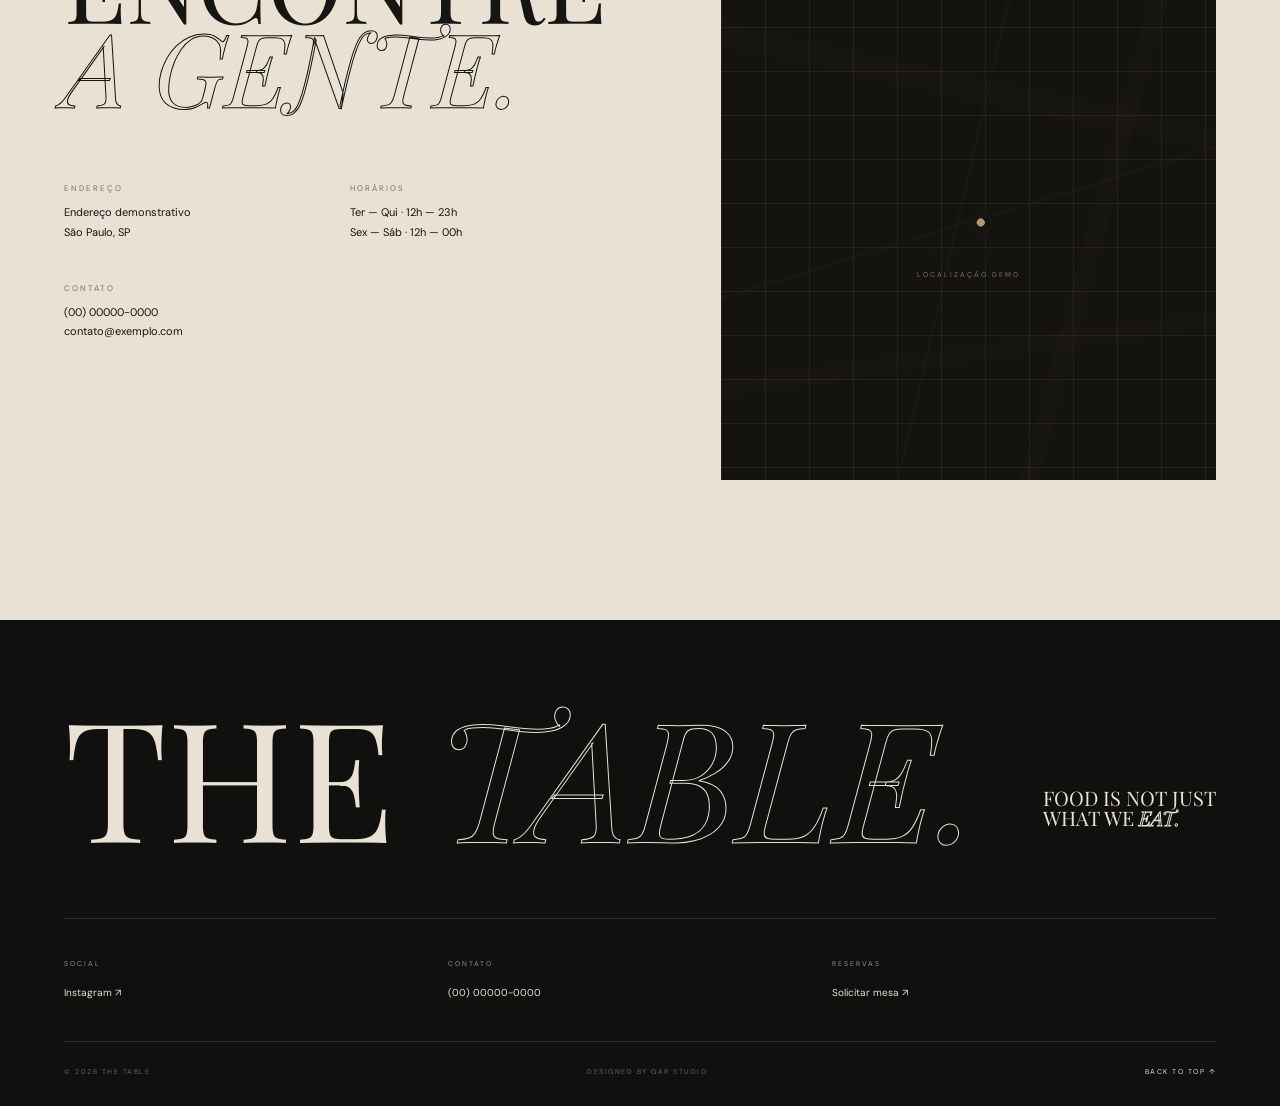
<file: projetos/the-table/index.html>
<!DOCTYPE html>
<html lang="pt-BR">
<head>
    <meta charset="UTF-8">
    <meta name="viewport" content="width=device-width, initial-scale=1.0">

    <meta name="description" content="The Table — uma experiência gastronômica contemporânea.">
    <meta name="theme-color" content="#10100e">

    <title>The Table — Contemporary Dining</title>

    <link rel="preconnect" href="https://fonts.googleapis.com">
    <link rel="preconnect" href="https://fonts.gstatic.com" crossorigin>

    <link href="https://fonts.googleapis.com/css2?family=DM+Sans:wght@400;500;600&family=Playfair+Display:ital,wght@0,400;0,500;1,400;1,500&display=swap" rel="stylesheet">

    <link rel="stylesheet" href="style.css">
</head>

<body>

    <div class="loader">
        <div class="loader-name">THE TABLE</div>
        <div class="loader-line"></div>
    </div>

    <header class="header" id="header">

        <a href="#home" class="logo">
            THE
            <span>TABLE</span>
        </a>

        <nav class="nav">
            <a href="#home">Início</a>
            <a href="#experience">Experiência</a>
            <a href="#menu">Menu</a>
            <a href="#gallery">Galeria</a>
            <a href="#contact">Contato</a>
        </nav>

        <a href="#reservation" class="reserve-top">
            Reservar mesa
            <span>↗</span>
        </a>

        <button class="menu-toggle" aria-label="Abrir menu">
            <i></i>
            <i></i>
        </button>

    </header>


    <main>

        <section class="hero" id="home">

            <div class="hero-image"></div>
            <div class="hero-shade"></div>

            <div class="hero-content">

                <div class="hero-kicker">
                    <span></span>
                    CONTEMPORARY DINING
                </div>

                <h1>
                    FOOD
                    <br>
                    <i>BEYOND</i>
                    <br>
                    TASTE.
                </h1>

                <div class="hero-description">
                    <p>
                        Uma experiência gastronômica onde
                        ingredientes, técnica e atmosfera
                        encontram equilíbrio.
                    </p>
                </div>

                <a href="#reservation" class="hero-reserve">
                    <span>Reservar uma mesa</span>
                    <b>↓</b>
                </a>

            </div>

            <div class="hero-location">
                <span>São Paulo</span>
                <span>01 — 06</span>
            </div>

            <div class="hero-scroll">
                <span>SCROLL TO EXPLORE</span>
                <div></div>
            </div>

        </section>


        <section class="manifesto section" id="experience">

            <div class="section-number">01 / THE EXPERIENCE</div>

            <div class="manifesto-grid">

                <div class="manifesto-title">
                    <span>COZINHA</span>
                    <h2>
                        FEITA PARA
                        <i>SENTIR.</i>
                    </h2>
                </div>

                <div class="manifesto-copy">

                    <p class="large-copy">
                        Acreditamos que uma boa refeição
                        começa muito antes do primeiro garfo.
                    </p>

                    <p>
                        Começa no ambiente. Na escolha dos ingredientes.
                        No cuidado com cada detalhe. No tempo dedicado
                        a criar algo que realmente merece ser lembrado.
                    </p>

                    <p>
                        The Table nasceu para transformar o ato de
                        comer em uma experiência completa.
                    </p>

                    <a href="#menu" class="line-link">
                        Descubra nosso menu
                        <span>↗</span>
                    </a>

                </div>

            </div>

            <div class="experience-image">
                <div class="experience-caption">
                    <span>THE TABLE / 2026</span>
                    <span>01</span>
                </div>
            </div>

        </section>


        <section class="menu-section section" id="menu">

            <div class="section-number">02 / THE MENU</div>

            <div class="menu-heading">

                <div>
                    <span>UMA CURADORIA</span>

                    <h2>
                        SABORES
                        <i>ESSENCIAIS.</i>
                    </h2>
                </div>

                <p>
                    Um menu que muda com as estações,
                    respeitando o ingrediente e deixando
                    a criatividade conduzir.
                </p>

            </div>


            <div class="menu-tabs">

                <button class="tab active" data-category="entradas">
                    Entradas
                </button>

                <button class="tab" data-category="principais">
                    Principais
                </button>

                <button class="tab" data-category="sobremesas">
                    Sobremesas
                </button>

                <button class="tab" data-category="drinks">
                    Drinks
                </button>

            </div>


            <div class="menu-list" id="menuList">

                <article class="dish" data-category="entradas">

                    <div class="dish-image dish-01"></div>

                    <div class="dish-content">
                        <span>01</span>

                        <div>
                            <h3>Carpaccio da Casa</h3>
                            <p>
                                Filé maturado, azeite de ervas,
                                parmesão e limão siciliano.
                            </p>
                        </div>

                        <strong>R$ 48</strong>
                    </div>

                </article>


                <article class="dish" data-category="entradas">

                    <div class="dish-image dish-02"></div>

                    <div class="dish-content">
                        <span>02</span>

                        <div>
                            <h3>Polvo Grelhado</h3>
                            <p>
                                Polvo, batata confit, páprica defumada
                                e vinagrete de ervas.
                            </p>
                        </div>

                        <strong>R$ 62</strong>
                    </div>

                </article>


                <article class="dish hidden-dish" data-category="principais">

                    <div class="dish-image dish-03"></div>

                    <div class="dish-content">
                        <span>03</span>

                        <div>
                            <h3>Ravioli de Queijo</h3>
                            <p>
                                Massa artesanal, queijo curado,
                                manteiga noisette e sálvia.
                            </p>
                        </div>

                        <strong>R$ 76</strong>
                    </div>

                </article>


                <article class="dish hidden-dish" data-category="principais">

                    <div class="dish-image dish-04"></div>

                    <div class="dish-content">
                        <span>04</span>

                        <div>
                            <h3>Entrecôte</h3>
                            <p>
                                Corte grelhado, purê de batata,
                                molho demi-glace e vegetais.
                            </p>
                        </div>

                        <strong>R$ 94</strong>
                    </div>

                </article>


                <article class="dish hidden-dish" data-category="sobremesas">

                    <div class="dish-image dish-05"></div>

                    <div class="dish-content">
                        <span>05</span>

                        <div>
                            <h3>Chocolate 70%</h3>
                            <p>
                                Chocolate intenso, flor de sal,
                                caramelo e sorvete de baunilha.
                            </p>
                        </div>

                        <strong>R$ 34</strong>
                    </div>

                </article>


                <article class="dish hidden-dish" data-category="sobremesas">

                    <div class="dish-image dish-06"></div>

                    <div class="dish-content">
                        <span>06</span>

                        <div>
                            <h3>Crème Brûlée</h3>
                            <p>
                                Baunilha, açúcar caramelizado
                                e frutas da estação.
                            </p>
                        </div>

                        <strong>R$ 32</strong>
                    </div>

                </article>


                <article class="dish hidden-dish" data-category="drinks">

                    <div class="dish-image dish-07"></div>

                    <div class="dish-content">
                        <span>07</span>

                        <div>
                            <h3>Table Martini</h3>
                            <p>
                                Gin, vermute seco, cítricos
                                e perfume de alecrim.
                            </p>
                        </div>

                        <strong>R$ 38</strong>
                    </div>

                </article>


                <article class="dish hidden-dish" data-category="drinks">

                    <div class="dish-image dish-08"></div>

                    <div class="dish-content">
                        <span>08</span>

                        <div>
                            <h3>Garden Tonic</h3>
                            <p>
                                Gin, tônica, pepino, manjericão
                                e limão.
                            </p>
                        </div>

                        <strong>R$ 36</strong>
                    </div>

                </article>

            </div>

        </section>


        <section class="statement">

            <div class="statement-image"></div>

            <div class="statement-content">

                <span>THE TABLE</span>

                <blockquote>
                    “O MELHOR
                    <i>INGREDIENTE</i>
                    É O MOMENTO.”
                </blockquote>

                <div class="statement-line"></div>

            </div>

        </section>


        <section class="gallery section" id="gallery">

            <div class="section-number">03 / THE SPACE</div>

            <div class="gallery-heading">

                <h2>
                    UM LUGAR
                    <br>
                    PARA <i>FICAR.</i>
                </h2>

                <p>
                    Pensado para encontros,
                    conversas e noites que
                    merecem durar um pouco mais.
                </p>

            </div>


            <div class="gallery-grid">

                <div class="gallery-item gallery-wide">
                    <div class="gallery-photo gallery-01"></div>
                    <span>01 / 05</span>
                </div>

                <div class="gallery-item">
                    <div class="gallery-photo gallery-02"></div>
                    <span>02 / 05</span>
                </div>

                <div class="gallery-item">
                    <div class="gallery-photo gallery-03"></div>
                    <span>03 / 05</span>
                </div>

                <div class="gallery-item gallery-tall">
                    <div class="gallery-photo gallery-04"></div>
                    <span>04 / 05</span>
                </div>

                <div class="gallery-item gallery-wide">
                    <div class="gallery-photo gallery-05"></div>
                    <span>05 / 05</span>
                </div>

            </div>

        </section>


        <section class="chef section">

            <div class="section-number">04 / THE KITCHEN</div>

            <div class="chef-grid">

                <div class="chef-photo"></div>

                <div class="chef-copy">

                    <span>POR TRÁS DA COZINHA</span>

                    <h2>
                        TÉCNICA
                        <br>
                        COM <i>PERSONALIDADE.</i>
                    </h2>

                    <p>
                        Nossa cozinha é comandada por uma equipe
                        que acredita no equilíbrio entre técnica,
                        simplicidade e criatividade.
                    </p>

                    <p>
                        Ingredientes locais, processos cuidadosos
                        e uma busca constante por novas formas
                        de surpreender.
                    </p>

                    <div class="chef-signature">
                        <span>Chef</span>
                        <strong>Lucas Andrade</strong>
                    </div>

                </div>

            </div>

        </section>


        <section class="reservation" id="reservation">

            <div class="reservation-image"></div>
            <div class="reservation-overlay"></div>

            <div class="reservation-content">

                <span class="reservation-label">
                    RESERVAS
                </span>

                <h2>
                    SUA MESA
                    <br>
                    <i>ESPERA.</i>
                </h2>

                <p>
                    Escolha a data, horário e quantidade de pessoas.
                    Nós cuidamos do resto.
                </p>

                <button class="reservation-button" id="openReservation">
                    Solicitar reserva
                    <span>↗</span>
                </button>

            </div>

        </section>


        <section class="contact section" id="contact">

            <div class="section-number">05 / VISIT US</div>

            <div class="contact-grid">

                <div class="contact-copy">

                    <h2>
                        ENCONTRE
                        <br>
                        <i>A GENTE.</i>
                    </h2>

                    <div class="contact-details">

                        <div>
                            <span>ENDEREÇO</span>
                            <p>
                                Rua Oscar Freire, 742<br>
                                Jardins — São Paulo, SP
                            </p>
                        </div>

                        <div>
                            <span>HORÁRIOS</span>
                            <p>
                                Ter — Qui · 12h — 23h<br>
                                Sex — Sáb · 12h — 00h
                            </p>
                        </div>

                        <div>
                            <span>CONTATO</span>
                            <p>
                                (11) 98888-7777<br>
                                hello@thetable.com.br
                            </p>
                        </div>

                    </div>

                </div>


                <div class="map">

                    <div class="map-road road-01"></div>
                    <div class="map-road road-02"></div>
                    <div class="map-road road-03"></div>

                    <div class="map-pin">
                        <span></span>
                    </div>

                    <div class="map-label">
                        THE TABLE
                        <small>JARDINS · SÃO PAULO</small>
                    </div>

                </div>

            </div>

        </section>

    </main>


    <footer class="footer">

        <div class="footer-main">

            <div class="footer-logo">
                THE
                <i>TABLE.</i>
            </div>

            <div class="footer-tagline">
                <p>
                    FOOD IS NOT JUST
                    <br>
                    WHAT WE <i>EAT.</i>
                </p>
            </div>

        </div>

        <div class="footer-links">

            <div>
                <span>SOCIAL</span>
                <a href="#">Instagram ↗</a>
            </div>

            <div>
                <span>CONTATO</span>
                <a href="tel:+5511988887777">(11) 98888-7777</a>
            </div>

            <div>
                <span>RESERVAS</span>
                <a href="#reservation">Solicitar mesa ↗</a>
            </div>

        </div>

        <div class="footer-bottom">
            <span>© 2026 THE TABLE</span>
            <span>DESIGNED BY GAR STUDIO</span>
            <a href="#home">BACK TO TOP ↑</a>
        </div>

    </footer>


    <div class="reservation-modal" id="reservationModal">

        <div class="modal-bg"></div>

        <div class="modal">

            <button class="modal-close" id="closeReservation">×</button>

            <span class="modal-kicker">RESERVA</span>

            <h2>
                SUA
                <br>
                <i>MESA.</i>
            </h2>

            <p>
                Preencha os dados e envie sua solicitação
                pelo WhatsApp.
            </p>

            <form id="reservationForm">

                <label>
                    NOME
                    <input
                        type="text"
                        id="guestName"
                        placeholder="Seu nome"
                        required
                    >
                </label>

                <label>
                    QUANTIDADE DE PESSOAS
                    <select id="guestCount" required>
                        <option value="">Selecione</option>
                        <option>1 pessoa</option>
                        <option>2 pessoas</option>
                        <option>3 pessoas</option>
                        <option>4 pessoas</option>
                        <option>5 pessoas</option>
                        <option>6 pessoas</option>
                        <option>7 pessoas</option>
                        <option>8 pessoas</option>
                    </select>
                </label>

                <div class="form-row">

                    <label>
                        DATA
                        <input type="date" id="reservationDate" required>
                    </label>

                    <label>
                        HORÁRIO
                        <select id="reservationTime" required>
                            <option value="">Horário</option>
                            <option>12:00</option>
                            <option>13:00</option>
                            <option>14:00</option>
                            <option>18:00</option>
                            <option>19:00</option>
                            <option>20:00</option>
                            <option>21:00</option>
                            <option>22:00</option>
                        </select>
                    </label>

                </div>

                <button type="submit" class="modal-button">
                    Continuar no WhatsApp
                    <span>↗</span>
                </button>

            </form>

        </div>

    </div>


    <script src="script.js"></script>

</body>
</html>
</file>
<file: style.css>
:root {
  --bg: #08090c;
  --surface: #101217;
  --text: #f3f4f7;
  --muted: #8b909d;
  --line: rgba(255, 255, 255, 0.11);
  --blue: #4169ff;
  --blue2: #6e8aff;
  --font: 'DM Sans', sans-serif;
  --display: 'Space Grotesk', sans-serif;
}

* {
  box-sizing: border-box;
  margin: 0;
  padding: 0;
}

html {
  scroll-behavior: smooth;
}

body {
  background: var(--bg);
  color: var(--text);
  font-family: var(--font);
  overflow-x: hidden;
}

a {
  color: inherit;
  text-decoration: none;
}

.noise {
  position: fixed;
  inset: 0;
  pointer-events: none;
  opacity: 0.035;
  z-index: 50;
  background-image: url("data:image/svg+xml,%3Csvg viewBox='0 0 180 180' xmlns='http://www.w3.org/2000/svg'%3E%3Cfilter id='n'%3E%3CfeTurbulence type='fractalNoise' baseFrequency='.9' numOctaves='4' stitchTiles='stitch'/%3E%3C/filter%3E%3Crect width='100%25' height='100%25' filter='url(%23n)'/%3E%3C/svg%3E");
}

.cursor-glow {
  position: fixed;
  width: 420px;
  height: 420px;
  border-radius: 50%;
  background: radial-gradient(circle, rgba(65, 105, 255, 0.12), transparent 65%);
  pointer-events: none;
  transform: translate(-50%, -50%);
  z-index: 1;
}

/* Header */
.header {
  height: 78px;
  padding: 0 5vw;
  display: flex;
  align-items: center;
  justify-content: space-between;
  border-bottom: 1px solid transparent;
  position: fixed;
  top: 0;
  left: 0;
  right: 0;
  z-index: 40;
  transition: 0.35s;
}

.header.scrolled {
  background: rgba(8, 9, 12, 0.78);
  backdrop-filter: blur(18px);
  border-color: var(--line);
}

.brand {
  font: 700 25px var(--display);
  letter-spacing: -1.5px;
}

.brand-dot {
  color: var(--blue);
}

.nav {
  display: flex;
  gap: 34px;
  font-size: 13px;
  color: #aeb2bd;
}

.nav a {
  transition: 0.25s;
}

.nav a:hover {
  color: #fff;
}

.nav-cta {
  font-size: 12px;
  border: 1px solid var(--line);
  padding: 11px 15px;
  border-radius: 100px;
  transition: 0.3s;
}

.nav-cta:hover {
  border-color: rgba(65, 105, 255, 0.7);
  background: rgba(65, 105, 255, 0.08);
}

.nav-cta span,
.button span {
  margin-left: 14px;
  color: var(--blue2);
}

.menu-btn {
  display: none;
  background: none;
  border: 0;
  width: 32px;
}

.menu-btn span {
  height: 1px;
  background: #fff;
  display: block;
  margin: 7px 0;
}

/* Hero Section */
.hero {
  min-height: 100svh;
  padding: 160px 5vw 45px;
  position: relative;
  display: flex;
  align-items: center;
  overflow: hidden;
}

.hero-grid {
  position: absolute;
  inset: 0;
  background-image: linear-gradient(rgba(255, 255, 255, 0.035) 1px, transparent 1px),
    linear-gradient(90deg, rgba(255, 255, 255, 0.035) 1px, transparent 1px);
  background-size: 80px 80px;
  mask-image: linear-gradient(to bottom, black, transparent 85%);
}

.hero-orb {
  position: absolute;
  border-radius: 50%;
  filter: blur(1px);
  pointer-events: none;
}

.orb-one {
  width: 620px;
  height: 620px;
  right: -180px;
  top: 80px;
  background: radial-gradient(
    circle,
    rgba(65, 105, 255, 0.18),
    rgba(65, 105, 255, 0.03) 45%,
    transparent 68%
  );
}

.orb-two {
  width: 500px;
  height: 500px;
  left: 35%;
  bottom: -300px;
  background: radial-gradient(circle, rgba(72, 88, 255, 0.09), transparent 65%);
}

.hero-content {
  max-width: 950px;
  position: relative;
  z-index: 2;
}

.eyebrow,
.section-label {
  font-size: 10px;
  letter-spacing: 2.5px;
  color: #8f95a4;
  font-weight: 600;
}

.eyebrow {
  display: flex;
  align-items: center;
  gap: 10px;
  margin-bottom: 27px;
}

.eyebrow i {
  width: 6px;
  height: 6px;
  border-radius: 50%;
  background: var(--blue);
  box-shadow: 0 0 18px var(--blue);
}

h1,
h2,
h3 {
  font-family: var(--display);
}

h1 {
  font-size: clamp(62px, 9vw, 140px);
  line-height: 0.87;
  letter-spacing: -7px;
  font-weight: 600;
}

h1 em {
  font-style: normal;
  color: transparent;
  -webkit-text-stroke: 1px rgba(255, 255, 255, 0.65);
}

.hero-content > p {
  max-width: 580px;
  color: #9297a4;
  font-size: 16px;
  line-height: 1.7;
  margin: 37px 0 29px;
}

.hero-actions {
  display: flex;
  gap: 12px;
}

.button {
  display: inline-flex;
  align-items: center;
  border-radius: 100px;
  padding: 14px 20px;
  font-size: 12px;
  font-weight: 600;
  transition: 0.3s;
}

.button.primary {
  background: #f4f5f7;
  color: #090a0c;
}

.button.primary:hover {
  transform: translateY(-3px);
  box-shadow: 0 15px 35px rgba(255, 255, 255, 0.08);
}

.button.primary span {
  color: var(--blue);
}

.button.ghost {
  border: 1px solid var(--line);
  color: #d8dae0;
}

.button.ghost:hover {
  border-color: rgba(255, 255, 255, 0.3);
  background: rgba(255, 255, 255, 0.03);
}

.hero-bottom {
  position: absolute;
  bottom: 43px;
  left: 5vw;
  right: 5vw;
  display: flex;
  justify-content: space-between;
  font-size: 9px;
  letter-spacing: 2px;
  color: #666c79;
}

.scroll-indicator b {
  font-size: 14px;
  margin-left: 8px;
  color: #bfc3ce;
}

.section-pad {
  padding: 145px 5vw;
}

/* Statement Section */
.statement {
  border-top: 1px solid var(--line);
  position: relative;
}

.statement-copy {
  padding: 90px 0 55px;
  margin-left: 16%;
  max-width: 900px;
}

.statement-copy p {
  font-size: 16px;
  color: #777d89;
  margin-bottom: 25px;
}

.statement h2,
.section-head h2,
.services-intro h2,
.process-title h2,
.cta-content h2 {
  font-size: clamp(44px, 6vw, 90px);
  line-height: 0.98;
  letter-spacing: -4px;
}

.statement h2 span,
.section-head h2 span,
.services-intro h2 span,
.process-title h2 span,
.cta-content h2 span {
  color: #7e8491;
}

.statement-meta {
  display: flex;
  gap: 30px;
  margin-left: 16%;
  font-size: 9px;
  letter-spacing: 2px;
  color: #555b67;
}

.statement-meta span:before {
  content: '•';
  color: var(--blue);
  margin-right: 8px;
}

/* Projects Section */
.projects {
  border-top: 1px solid var(--line);
}

.section-head {
  display: flex;
  justify-content: space-between;
  align-items: end;
  margin-bottom: 75px;
}

.section-head p {
  max-width: 390px;
  color: #777d89;
  line-height: 1.7;
  font-size: 13px;
}

.project-grid {
  display: grid;
  grid-template-columns: 1fr 1fr;
  gap: 28px;
}

.project-card:first-child {
  grid-column: span 2;
}

.project-visual {
  height: 520px;
  position: relative;
  overflow: hidden;
}

.project-card:nth-child(2) .project-visual,
.project-card:nth-child(3) .project-visual {
  height: 440px;
}

.project-visual:after {
  content: '';
  position: absolute;
  inset: 0;
  background: linear-gradient(
    135deg,
    rgba(255, 255, 255, 0.08),
    transparent 35%,
    rgba(0, 0, 0, 0.4)
  );
}

.barber {
  background: linear-gradient(125deg, #181a1d, #5a5d60 50%, #17181a);
  display: flex;
  align-items: center;
  justify-content: center;
}

.barber:before {
  content: '';
  position: absolute;
  width: 70%;
  height: 140%;
  border: 1px solid rgba(255, 255, 255, 0.2);
  transform: rotate(22deg);
  box-shadow: 0 0 80px rgba(0, 0, 0, 0.7);
}

.barber-word {
  font: 600 clamp(50px, 8vw, 110px) / 0.78 var(--display);
  letter-spacing: -6px;
  text-align: center;
  z-index: 2;
}

.barber-word span {
  font-size: 0.42em;
  letter-spacing: 8px;
}

.restaurant {
  background: radial-gradient(circle at 50% 45%, #d7d1c4, #6f6b64 42%, #282722 75%);
  display: flex;
  align-items: center;
  justify-content: center;
}

.restaurant-circle {
  width: 240px;
  height: 240px;
  border-radius: 50%;
  border: 1px solid rgba(255, 255, 255, 0.5);
  display: flex;
  flex-direction: column;
  align-items: center;
  justify-content: center;
  text-align: center;
  font: 500 38px var(--display);
  letter-spacing: 7px;
  z-index: 2;
  color: #151515;
}

.restaurant-circle small {
  font: 500 9px var(--font);
  letter-spacing: 4px;
  margin-top: 12px;
}

.fitness {
  background: #111216;
  display: flex;
  align-items: center;
  justify-content: center;
}

.fitness-lines {
  position: absolute;
  inset: -20%;
  background: repeating-linear-gradient(
    120deg,
    transparent 0 34px,
    rgba(65, 105, 255, 0.22) 35px 36px,
    transparent 37px 70px
  );
  transform: rotate(-10deg);
}

.fitness-word {
  z-index: 2;
  font: 700 clamp(55px, 8vw, 110px) / 0.76 var(--display);
  letter-spacing: -5px;
}

.fitness-word span {
  color: var(--blue);
  font-size: 0.75em;
}

.project-pill {
  position: absolute;
  left: 22px;
  top: 22px;
  z-index: 3;
  border: 1px solid rgba(255, 255, 255, 0.25);
  border-radius: 100px;
  padding: 8px 11px;
  font-size: 8px;
  letter-spacing: 1.8px;
}

.project-info {
  display: flex;
  justify-content: space-between;
  padding: 18px 3px 0;
}

.project-info span {
  font-size: 9px;
  color: #666c78;
  letter-spacing: 1.5px;
}

.project-info h3 {
  font-size: 21px;
  font-weight: 500;
  margin-top: 7px;
}

.arrow {
  font-size: 21px !important;
  color: #aeb2bc !important;
}

/* Services Section */
.services {
  border-top: 1px solid var(--line);
}

.services-intro {
  display: flex;
  justify-content: space-between;
  align-items: end;
  padding: 75px 0 85px;
}

.services-intro p {
  max-width: 300px;
  color: #777d89;
  line-height: 1.7;
  font-size: 13px;
}

.service {
  border-top: 1px solid var(--line);
  padding: 31px 0;
  display: grid;
  grid-template-columns: 12% 1fr 30px;
  align-items: start;
  transition: 0.3s;
}

.service:last-child {
  border-bottom: 1px solid var(--line);
}

.service:hover {
  padding-left: 12px;
  background: linear-gradient(90deg, rgba(65, 105, 255, 0.05), transparent);
}

.service-num {
  font: 12px var(--display);
  color: #555b67;
}

.service h3 {
  font-size: 31px;
  font-weight: 500;
  margin-bottom: 8px;
}

.service p {
  color: #747a87;
  font-size: 13px;
  max-width: 500px;
  line-height: 1.65;
}

.service-icon {
  color: var(--blue);
  font-size: 20px;
}

/* Process Section */
.process {
  border-top: 1px solid var(--line);
}

.process-grid {
  display: grid;
  grid-template-columns: 40% 1fr;
  gap: 10%;
  padding-top: 80px;
}

.process-title p {
  color: #777d89;
  line-height: 1.7;
  font-size: 13px;
  max-width: 300px;
  margin-top: 30px;
}

.steps {
  border-top: 1px solid var(--line);
}

.step {
  display: grid;
  grid-template-columns: 70px 1fr;
  padding: 30px 0;
  border-bottom: 1px solid var(--line);
}

.step > b {
  font: 11px var(--display);
  color: var(--blue);
}

.step h3 {
  font-size: 22px;
  font-weight: 500;
  margin-bottom: 7px;
}

.step p {
  font-size: 13px;
  color: #737985;
  line-height: 1.6;
}

/* CTA Section */
.cta-section {
  border-top: 1px solid var(--line);
  min-height: 750px;
  display: flex;
  flex-direction: column;
  position: relative;
  overflow: hidden;
}

.cta-glow {
  position: absolute;
  width: 800px;
  height: 800px;
  left: 50%;
  top: 35%;
  transform: translate(-50%, -50%);
  background: radial-gradient(circle, rgba(65, 105, 255, 0.15), transparent 65%);
  pointer-events: none;
}

.cta-content {
  margin: auto;
  text-align: center;
  position: relative;
  z-index: 2;
}

.cta-content > p {
  color: #777d89;
  font-size: 14px;
  margin-bottom: 20px;
}

.cta-content h2 {
  font-size: clamp(65px, 10vw, 145px);
  letter-spacing: -7px;
}

.button.large {
  margin-top: 45px;
  padding: 16px 24px;
}

.contact-email {
  position: absolute;
  bottom: 38px;
  left: 50%;
  transform: translateX(-50%);
  font: 13px var(--display);
  color: #707681;
  white-space: nowrap;
}

.contact-email span {
  color: var(--blue);
  padding: 0 3px;
}

/* Footer Section */
.footer {
  padding: 70px 5vw 25px;
  border-top: 1px solid var(--line);
  min-height: 300px;
  display: flex;
  flex-direction: column;
  justify-content: space-between;
}

.footer-brand {
  display: flex;
  align-items: start;
  justify-content: space-between;
}

.footer-brand img {
  width: 130px;
  height: auto;
  mix-blend-mode: screen;
}

.footer-brand p {
  text-align: right;
  color: #6e7480;
  font-size: 11px;
  line-height: 1.7;
}

.footer-links {
  display: flex;
  gap: 28px;
  font-size: 11px;
  color: #9297a2;
}

.footer-links a:hover {
  color: #fff;
}

.footer-bottom {
  border-top: 1px solid var(--line);
  padding-top: 18px;
  display: flex;
  justify-content: space-between;
  font-size: 8px;
  letter-spacing: 1.5px;
  color: #4f5561;
}

/* Animations */
.reveal {
  opacity: 0;
  transform: translateY(28px);
  transition: opacity 0.8s ease, transform 0.8s ease;
}

.reveal.visible {
  opacity: 1;
  transform: none;
}

/* Responsive Styles */
@media (max-width: 800px) {
  .nav,
  .nav-cta {
    display: none;
  }

  .menu-btn {
    display: block;
  }

  .header {
    height: 68px;
  }

  .hero {
    padding-top: 125px;
  }

  .hero-content > p {
    font-size: 14px;
  }

  .hero-bottom {
    bottom: 25px;
  }

  .scroll-indicator {
    display: none;
  }

  .section-pad {
    padding: 95px 6vw;
  }

  .statement-copy {
    margin-left: 0;
    padding: 60px 0 45px;
  }

  .statement-meta {
    margin-left: 0;
    flex-wrap: wrap;
    gap: 13px;
  }

  .section-head,
  .services-intro {
    display: block;
  }

  .section-head p,
  .services-intro p {
    margin-top: 28px;
  }

  .project-grid {
    grid-template-columns: 1fr;
  }

  .project-card:first-child {
    grid-column: auto;
  }

  .project-visual,
  .project-card:nth-child(2) .project-visual,
  .project-card:nth-child(3) .project-visual {
    height: 390px;
  }

  .process-grid {
    grid-template-columns: 1fr;
    gap: 55px;
    padding-top: 55px;
  }

  .service {
    grid-template-columns: 45px 1fr 20px;
  }

  .service h3 {
    font-size: 25px;
  }

  .service p {
    font-size: 12px;
  }

  .footer {
    padding: 55px 6vw 20px;
  }

  .footer-brand {
    display: block;
  }

  .footer-brand p {
    text-align: left;
    margin-top: 25px;
  }

  .footer-links {
    margin: 45px 0 60px;
    flex-wrap: wrap;
  }

  .footer-bottom {
    flex-direction: column;
    gap: 8px;
  }

  .cursor-glow {
    display: none;
  }

  h1 {
    letter-spacing: -4px;
  }

  .cta-section {
    min-height: 650px;
  }

  .contact-email {
    font-size: 11px;
  }

  .brand {
    font-size: 22px;
  }
}

@media (max-width: 430px) {
  h1 {
    font-size: 55px;
  }

  .hero-actions {
    flex-direction: column;
    align-items: flex-start;
  }

  .button {
    width: max-content;
  }

  .project-visual,
  .project-card:nth-child(2) .project-visual,
  .project-card:nth-child(3) .project-visual {
    height: 320px;
  }

  .barber-word {
    font-size: 55px;
  }

  .restaurant-circle {
    width: 180px;
    height: 180px;
    font-size: 29px;
  }

  .cta-content h2 {
    font-size: 58px;
    letter-spacing: -4px;
  }
}

.whatsapp-float{
    position:fixed;
    right:25px;
    bottom:25px;

    width:65px;
    height:65px;

    border-radius:50%;

    background:#25D366;

    color:#fff;

    display:flex;
    justify-content:center;
    align-items:center;

    box-shadow:0 15px 40px rgba(37,211,102,.35);

    z-index:9999;

    transition:.35s;
}

.whatsapp-float:hover{
    transform:translateY(-6px) scale(1.08);
}

.whatsapp-float::before{
    content:"";

    position:absolute;

    inset:-8px;

    border-radius:50%;

    border:2px solid rgba(37,211,102,.4);

    animation:zapPulse 2.5s infinite;
}

@keyframes zapPulse{

    0%{
        transform:scale(.9);
        opacity:1;
    }

    100%{
        transform:scale(1.5);
        opacity:0;
    }

}

@media(max-width:700px){

    .whatsapp-float{

        width:58px;
        height:58px;

        right:18px;
        bottom:18px;

    }

}
.quote-modal{

position:fixed;

inset:0;

display:flex;

justify-content:center;

align-items:center;

z-index:99999;

opacity:0;

visibility:hidden;

transition:.35s;

}

.quote-modal.active{

opacity:1;

visibility:visible;

}

.quote-overlay{

position:absolute;

inset:0;

background:rgba(0,0,0,.75);

backdrop-filter:blur(8px);

}

.quote-box{

position:relative;

width:min(520px,92vw);

background:#111;

border:1px solid rgba(255,255,255,.08);

border-radius:20px;

padding:35px;

z-index:2;

}

.quote-tag{

color:#4f7cff;

font-size:12px;

letter-spacing:2px;

}

.quote-box h2{

margin:10px 0;

font-size:38px;

}

.quote-box h2 span{

color:#4f7cff;

}

.quote-box p{

color:#aaa;

margin-bottom:25px;

}

.quote-box input,

.quote-box select{

width:100%;

margin-bottom:15px;

padding:15px;

background:#181818;

border:none;

border-radius:12px;

color:#fff;

font-size:15px;

}

.quote-box button[type="submit"]{

width:100%;

padding:16px;

background:#4f7cff;

border:none;

border-radius:12px;

color:white;

font-weight:700;

cursor:pointer;

transition:.3s;

}

.quote-box button[type="submit"]:hover{

transform:translateY(-2px);

}

.quote-close{

position:absolute;

top:15px;

right:15px;

background:none;

border:none;

color:white;

font-size:20px;

cursor:pointer;

}
/*================ HEADER V2 ================*/

.header{

    position:fixed;

    top:20px;

    left:50%;

    transform:translateX(-50%);

    width:min(1180px,94%);

    z-index:999;

    background:rgba(15,15,20,.55);

    backdrop-filter:blur(18px);

    -webkit-backdrop-filter:blur(18px);

    border:1px solid rgba(255,255,255,.08);

    border-radius:18px;

    transition:.35s;

}

.header.scrolled{

    top:12px;

    background:rgba(10,10,15,.88);

    box-shadow:0 20px 50px rgba(0,0,0,.35);

}

.header .container{

display:flex;

align-items:center;

justify-content:space-between;

padding:18px 34px;

gap:40px;

}
.logo{

    display:flex;

    align-items:center;

    gap:12px;

    text-decoration:none;

}

.logo img{

    width:42px;

    height:42px;

    border-radius:12px;

}

.logo span{

    color:#fff;

    font-size:20px;

    font-weight:700;

}

.nav{

display:flex;

align-items:center;

gap:38px;

margin-left:auto;

margin-right:40px;

}

.nav a{

    color:#cfcfcf;

    text-decoration:none;

    transition:.3s;

    font-weight:500;

}

.nav a:hover{

    color:#fff;

}

.nav-cta{

    display:flex;

    align-items:center;

    gap:10px;

    padding:14px 22px;

    border-radius:14px;

    text-decoration:none;

    background:linear-gradient(135deg,#4f7cff,#6f54ff);

    color:white;

    font-weight:700;

    transition:.3s;

}

.nav-cta:hover{

    transform:translateY(-3px);

    box-shadow:0 18px 40px rgba(79,124,255,.35);

}

.menu-btn{

    display:none;

    background:none;

    border:none;

    color:white;

    font-size:28px;

    cursor:pointer;

}

@media(max-width:960px){

    .nav{

        display:none;

    }

    .menu-btn{

        display:block;

    }

}

@media(max-width:650px){

    .nav-cta{

        display:none;

    }

}
/* ============================
   BUTTON PREMIUM EFFECT
============================ */

.button,
.nav-cta{

    position:relative;

    overflow:hidden;

    transition:
        transform .25s ease,
        box-shadow .25s ease,
        filter .25s ease;

}

.button:hover,
.nav-cta:hover{

    transform:translateY(-3px);

    filter:brightness(1.05);

}

.button:active,
.nav-cta:active{

    transform:scale(.96);

}

.button::before,
.nav-cta::before{

    content:"";

    position:absolute;

    top:0;

    left:-120%;

    width:70%;

    height:100%;

    background:linear-gradient(
        120deg,
        transparent,
        rgba(255,255,255,.35),
        transparent
    );

    transition:.7s;

}

.button:hover::before,
.nav-cta:hover::before{

    left:160%;

}
</file>
<file: projetos/barber-studio/style.css>
:root{
    --black:#0a0a09;
    --dark:#11110f;
    --dark2:#171714;
    --cream:#e9e3d7;
    --white:#f5f2eb;
    --gray:#99958d;
    --line:rgba(233,227,215,.15);
    --accent:#b9935a;
    --display:'Oswald',sans-serif;
    --body:'DM Sans',sans-serif;
}

*{
    margin:0;
    padding:0;
    box-sizing:border-box;
}

html{
    scroll-behavior:smooth;
}

body{
    background:var(--black);
    color:var(--cream);
    font-family:var(--body);
    overflow-x:hidden;
}

body.modal-open{
    overflow:hidden;
}

a{
    color:inherit;
    text-decoration:none;
}

button,
input,
select{
    font:inherit;
}

button{
    border:0;
}

.page-loader{
    position:fixed;
    inset:0;
    z-index:9999;
    background:var(--black);
    display:flex;
    flex-direction:column;
    align-items:center;
    justify-content:center;
    transition:.8s cubic-bezier(.77,0,.18,1);
}

.page-loader.hide{
    opacity:0;
    visibility:hidden;
    pointer-events:none;
}

.loader-logo{
    font-family:var(--display);
    font-size:48px;
    letter-spacing:3px;
}

.loader-logo span{
    color:var(--accent);
}

.loader-line{
    width:100px;
    height:1px;
    background:var(--accent);
    margin-top:20px;
    animation:loader 1.4s ease forwards;
    transform-origin:left;
}

@keyframes loader{
    from{transform:scaleX(0)}
    to{transform:scaleX(1)}
}

.cursor,
.cursor-follower{
    position:fixed;
    pointer-events:none;
    z-index:9998;
    border-radius:50%;
    transform:translate(-50%,-50%);
}

.cursor{
    width:7px;
    height:7px;
    background:var(--cream);
}

.cursor-follower{
    width:34px;
    height:34px;
    border:1px solid rgba(233,227,215,.4);
    transition:width .3s,height .3s,border-color .3s;
}

.header{
    position:fixed;
    top:0;
    left:0;
    width:100%;
    height:90px;
    padding:0 5vw;
    display:flex;
    align-items:center;
    justify-content:space-between;
    z-index:1000;
    transition:.4s;
}

.header.scrolled{
    height:72px;
    background:rgba(10,10,9,.9);
    backdrop-filter:blur(15px);
    border-bottom:1px solid var(--line);
}

.logo{
    font-family:var(--display);
    font-size:21px;
    letter-spacing:2px;
    line-height:1;
}

.logo span{
    display:block;
    font-size:9px;
    letter-spacing:4px;
    color:var(--accent);
    margin-top:4px;
}

.nav{
    display:flex;
    gap:34px;
    align-items:center;
}

.nav a{
    position:relative;
    font-size:11px;
    letter-spacing:1.5px;
    text-transform:uppercase;
    color:rgba(233,227,215,.72);
    transition:.3s;
}

.nav a:after{
    content:"";
    position:absolute;
    left:0;
    bottom:-7px;
    width:0;
    height:1px;
    background:var(--accent);
    transition:.3s;
}

.nav a:hover{
    color:var(--cream);
}

.nav a:hover:after{
    width:100%;
}

.header-button{
    border:1px solid var(--line);
    padding:13px 20px;
    font-size:10px;
    text-transform:uppercase;
    letter-spacing:1.5px;
    transition:.3s;
}

.header-button:hover{
    background:var(--cream);
    color:var(--black);
}

.menu-button{
    display:none;
    background:none;
    width:36px;
    height:30px;
    position:relative;
    cursor:pointer;
}

.menu-button span{
    position:absolute;
    width:100%;
    height:1px;
    background:var(--cream);
    left:0;
    transition:.3s;
}

.menu-button span:first-child{
    top:10px;
}

.menu-button span:last-child{
    top:19px;
}

.menu-button.open span:first-child{
    transform:rotate(45deg);
    top:15px;
}

.menu-button.open span:last-child{
    transform:rotate(-45deg);
    top:15px;
}

.hero{
    height:100vh;
    min-height:700px;
    position:relative;
    overflow:hidden;
    display:flex;
    align-items:center;
}

.hero-image{
    position:absolute;
    inset:0;
    background:
        linear-gradient(90deg,rgba(0,0,0,.78),rgba(0,0,0,.25)),
        url("https://images.unsplash.com/photo-1621605815971-fbc98d665033?auto=format&fit=crop&w=2200&q=90") center/cover;
    transform:scale(1.05);
    animation:heroZoom 12s ease forwards;
}

@keyframes heroZoom{
    from{transform:scale(1.1)}
    to{transform:scale(1)}
}

.hero-overlay{
    position:absolute;
    inset:0;
    background:linear-gradient(0deg,rgba(0,0,0,.75),transparent 45%,rgba(0,0,0,.35));
}

.hero-content{
    position:relative;
    z-index:2;
    width:90%;
    max-width:1300px;
    margin:auto;
    padding-top:70px;
}

.hero-tag{
    display:flex;
    align-items:center;
    gap:12px;
    font-size:10px;
    letter-spacing:3px;
    color:var(--cream);
    margin-bottom:25px;
}

.hero-tag span{
    width:30px;
    height:1px;
    background:var(--accent);
}

.hero h1{
    font-family:var(--display);
    font-size:clamp(70px,10vw,155px);
    font-weight:500;
    line-height:.82;
    letter-spacing:-4px;
}

.hero h1 em,
.intro h2 em,
.section-heading em,
.team-heading em,
.gallery-heading em,
.reviews-heading em,
.booking h2 em,
.contact-info h2 em,
.footer-message em{
    font-style:normal;
    color:transparent;
    -webkit-text-stroke:1px var(--cream);
}

.hero p{
    max-width:440px;
    color:rgba(233,227,215,.7);
    font-size:14px;
    line-height:1.7;
    margin-top:35px;
}

.hero-actions{
    display:flex;
    align-items:center;
    gap:35px;
    margin-top:35px;
}

.button{
    display:inline-flex;
    align-items:center;
    justify-content:space-between;
    gap:40px;
    padding:17px 20px;
    text-transform:uppercase;
    letter-spacing:1.5px;
    font-size:10px;
    cursor:pointer;
    transition:.4s;
}

.button span{
    font-size:16px;
    transition:.3s;
}

.button:hover span{
    transform:translate(4px,-4px);
}

.button-light{
    background:var(--cream);
    color:var(--black);
}

.button-light:hover{
    background:var(--accent);
    color:var(--white);
}

.button-dark{
    background:var(--black);
    color:var(--cream);
}

.button-dark:hover{
    background:var(--accent);
    color:var(--white);
}

.hero-link{
    font-size:10px;
    text-transform:uppercase;
    letter-spacing:1.5px;
    border-bottom:1px solid rgba(233,227,215,.4);
    padding-bottom:7px;
}

.hero-link span{
    margin-left:10px;
}

.hero-bottom{
    position:absolute;
    z-index:2;
    left:5%;
    right:5%;
    bottom:40px;
    display:flex;
    gap:55px;
}

.hero-bottom div{
    display:flex;
    gap:12px;
    align-items:center;
}

.hero-bottom strong{
    font-family:var(--display);
    font-size:30px;
    font-weight:400;
}

.hero-bottom span{
    font-size:8px;
    letter-spacing:1.5px;
    line-height:1.4;
    color:var(--gray);
}

.scroll-indicator{
    position:absolute;
    z-index:2;
    right:5%;
    bottom:38px;
    display:flex;
    align-items:center;
    gap:14px;
}

.scroll-indicator span{
    font-size:8px;
    letter-spacing:2px;
}

.scroll-indicator i{
    width:45px;
    height:1px;
    background:var(--cream);
}

.section{
    padding:130px 5vw;
}

.section-label{
    display:flex;
    align-items:center;
    gap:15px;
    color:var(--gray);
    font-size:9px;
    letter-spacing:2.5px;
    margin-bottom:80px;
}

.section-label span{
    color:var(--accent);
}

.intro{
    background:var(--cream);
    color:var(--black);
}

.intro .section-label{
    color:#77736c;
}

.intro-content{
    display:grid;
    grid-template-columns:1.3fr 1fr;
    gap:10%;
}

.intro-title p{
    font-size:11px;
    letter-spacing:2px;
    margin-bottom:18px;
}

.intro-title h2,
.section-heading h2,
.team-heading h2,
.gallery-heading h2,
.reviews-heading h2,
.contact-info h2{
    font-family:var(--display);
    font-size:clamp(55px,7vw,105px);
    line-height:.88;
    font-weight:500;
    letter-spacing:-2px;
}

.intro-title h2 em,
.intro-title h2 em{
    -webkit-text-stroke:1px var(--black);
}

.intro-text{
    padding-top:15px;
}

.intro-text p{
    max-width:480px;
    font-size:15px;
    line-height:1.8;
    color:#625e57;
    margin-bottom:22px;
}

.text-link{
    display:inline-flex;
    gap:30px;
    border-bottom:1px solid #999;
    padding-bottom:10px;
    margin-top:15px;
    font-size:10px;
    text-transform:uppercase;
    letter-spacing:1.5px;
}

.intro-image{
    height:550px;
    margin-top:100px;
    background:
        linear-gradient(90deg,rgba(0,0,0,.1),rgba(0,0,0,.1)),
        url("https://images.unsplash.com/photo-1503951914875-452162b0f3f1?auto=format&fit=crop&w=1800&q=90") center/cover;
    position:relative;
}

.image-caption{
    position:absolute;
    bottom:25px;
    left:30px;
    right:30px;
    display:flex;
    justify-content:space-between;
    font-size:9px;
    letter-spacing:2px;
    color:white;
}

.services{
    background:var(--dark);
}

.section-heading{
    display:flex;
    justify-content:space-between;
    align-items:flex-end;
    margin-bottom:90px;
}

.section-heading p{
    width:250px;
    color:var(--gray);
    font-size:12px;
    line-height:1.7;
    padding-bottom:8px;
}

.service-list{
    border-top:1px solid var(--line);
}

.service{
    min-height:145px;
    border-bottom:1px solid var(--line);
    display:grid;
    grid-template-columns:70px 1fr 180px 50px;
    align-items:center;
    gap:30px;
    transition:.4s;
    cursor:pointer;
}

.service:hover{
    padding:0 25px;
    background:rgba(255,255,255,.025);
}

.service-number{
    font-size:10px;
    color:var(--accent);
}

.service-main h3{
    font-family:var(--display);
    font-size:30px;
    font-weight:500;
    text-transform:uppercase;
    margin-bottom:10px;
}

.service-main p{
    max-width:450px;
    color:var(--gray);
    font-size:12px;
    line-height:1.6;
}

.service-price{
    font-family:var(--display);
    font-size:30px;
    text-align:right;
}

.service-price span{
    display:block;
    font-family:var(--body);
    font-size:8px;
    color:var(--gray);
    letter-spacing:1px;
    margin-bottom:3px;
}

.service-arrow{
    font-size:20px;
    color:var(--accent);
    transition:.3s;
}

.service:hover .service-arrow{
    transform:translate(5px,-5px);
}

.services-button{
    margin-top:50px;
    text-align:right;
}

.team{
    background:var(--cream);
    color:var(--black);
}

.team .section-label{
    color:#77736c;
}

.team-grid{
    display:grid;
    grid-template-columns:repeat(3,1fr);
    gap:20px;
}

.barber-card:nth-child(2){
    margin-top:80px;
}

.barber-image{
    height:560px;
    position:relative;
    overflow:hidden;
    background-position:center;
    background-size:cover;
}

.barber-one{
    background-image:url("https://images.unsplash.com/photo-1599351431202-1e0f0137899a?auto=format&fit=crop&w=1200&q=90");
}

.barber-two{
    background-image:url("https://images.unsplash.com/photo-1622286342621-4bd786c2447c?auto=format&fit=crop&w=1200&q=90");
}

.barber-three{
    background-image:url("https://images.unsplash.com/photo-1593702295094-aea5c3d4a5f8?auto=format&fit=crop&w=1200&q=90");
}

.barber-overlay{
    position:absolute;
    inset:0;
    background:rgba(0,0,0,.55);
    opacity:0;
    display:flex;
    align-items:center;
    justify-content:center;
    gap:15px;
    color:white;
    transition:.4s;
}

.barber-overlay span{
    font-size:10px;
    letter-spacing:2px;
}

.barber-overlay b{
    color:var(--accent);
}

.barber-card:hover .barber-overlay{
    opacity:1;
}

.barber-card:hover .barber-image{
    transform:scale(.98);
}

.barber-image{
    transition:.5s;
}

.barber-info{
    display:flex;
    justify-content:space-between;
    padding:22px 0;
    border-bottom:1px solid rgba(0,0,0,.15);
}

.barber-info h3{
    font-family:var(--display);
    font-size:23px;
    text-transform:uppercase;
    font-weight:500;
}

.barber-info p{
    font-size:8px;
    letter-spacing:2px;
    color:#77736c;
    margin-top:5px;
}

.barber-info>span{
    color:#77736c;
    font-size:10px;
}

.quote-section{
    min-height:650px;
    background:var(--black);
    display:flex;
    flex-direction:column;
    justify-content:center;
    align-items:center;
    padding:100px 5vw;
    text-align:center;
    position:relative;
    overflow:hidden;
}

.quote-mark{
    font-family:Georgia,serif;
    font-size:150px;
    line-height:.4;
    color:var(--accent);
}

.quote-section blockquote{
    max-width:1000px;
    font-family:var(--display);
    font-size:clamp(45px,6vw,85px);
    line-height:.95;
    margin-top:30px;
    font-weight:500;
}

.quote-section blockquote em{
    color:transparent;
    -webkit-text-stroke:1px var(--cream);
    font-style:normal;
}

.quote-line{
    width:80px;
    height:1px;
    background:var(--accent);
    margin-top:50px;
}

.gallery{
    background:var(--dark);
}

.gallery-heading{
    display:flex;
    align-items:flex-end;
    justify-content:space-between;
    margin-bottom:70px;
}

.gallery-heading p{
    color:var(--gray);
    font-size:12px;
}

.gallery-grid{
    display:grid;
    grid-template-columns:repeat(3,1fr);
    gap:15px;
}

.gallery-item{
    position:relative;
    height:370px;
    overflow:hidden;
}

.gallery-large{
    grid-column:span 2;
}

.gallery-photo{
    position:absolute;
    inset:0;
    background-position:center;
    background-size:cover;
    transition:transform .8s cubic-bezier(.2,.7,.2,1);
}

.gallery-item:hover .gallery-photo{
    transform:scale(1.08);
}

.photo-one{
    background-image:url("https://images.unsplash.com/photo-1521490683712-35a1cbf1a5c8?auto=format&fit=crop&w=1400&q=90");
}

.photo-two{
    background-image:url("https://images.unsplash.com/photo-1621605815971-fbc98d665033?auto=format&fit=crop&w=1000&q=90");
}

.photo-three{
    background-image:url("https://images.unsplash.com/photo-1512690459411-b0fd8f0f8e9?auto=format&fit=crop&w=1000&q=90");
}

.photo-four{
    background-image:url("https://images.unsplash.com/photo-1503951914875-452162b0f3f1?auto=format&fit=crop&w=1000&q=90");
}

.photo-five{
    background-image:url("https://images.unsplash.com/photo-1622287162716-f311baa1a2b8?auto=format&fit=crop&w=1400&q=90");
}

.photo-six{
    background-image:url("https://images.unsplash.com/photo-1621605815971-fbc98d665033?auto=format&fit=crop&w=1000&q=90");
}

.gallery-item>span{
    position:absolute;
    z-index:2;
    bottom:18px;
    left:18px;
    font-size:8px;
    letter-spacing:2px;
    color:white;
}

.reviews{
    background:var(--cream);
    color:var(--black);
}

.reviews .section-label{
    color:#77736c;
}

.reviews-heading{
    margin-bottom:75px;
}

.reviews-grid{
    display:grid;
    grid-template-columns:repeat(3,1fr);
    border-top:1px solid rgba(0,0,0,.15);
}

.review{
    padding:45px 35px 30px 0;
    border-right:1px solid rgba(0,0,0,.15);
    margin-right:35px;
}

.review:last-child{
    border:0;
}

.stars{
    color:var(--accent);
    letter-spacing:4px;
    font-size:11px;
    margin-bottom:30px;
}

.review>p{
    font-family:var(--display);
    font-size:22px;
    line-height:1.3;
    max-width:370px;
    min-height:120px;
}

.review-author{
    display:flex;
    gap:15px;
    align-items:center;
    margin-top:35px;
}

.review-author>span{
    width:40px;
    height:40px;
    border:1px solid rgba(0,0,0,.2);
    display:flex;
    align-items:center;
    justify-content:center;
    font-size:10px;
}

.review-author strong{
    display:block;
    font-size:11px;
}

.review-author small{
    display:block;
    color:#77736c;
    font-size:9px;
    margin-top:4px;
}

.booking{
    min-height:650px;
    position:relative;
    display:flex;
    align-items:center;
    justify-content:center;
    text-align:center;
    overflow:hidden;
}

.booking-background{
    position:absolute;
    inset:0;
    background:url("https://images.unsplash.com/photo-1503951914875-452162b0f3f1?auto=format&fit=crop&w=2200&q=90") center/cover;
}

.booking-overlay{
    position:absolute;
    inset:0;
    background:rgba(0,0,0,.78);
}

.booking-content{
    position:relative;
    z-index:2;
    width:90%;
}

.booking-content .section-label{
    justify-content:center;
    margin-bottom:40px;
}

.booking h2{
    font-family:var(--display);
    font-size:clamp(65px,9vw,130px);
    line-height:.82;
    font-weight:500;
}

.booking p{
    max-width:450px;
    margin:35px auto;
    color:var(--gray);
    font-size:13px;
    line-height:1.7;
}

.booking-button{
    border:0;
}

.contact{
    background:var(--cream);
    color:var(--black);
}

.contact .section-label{
    color:#77736c;
}

.contact-grid{
    display:grid;
    grid-template-columns:1fr 1.2fr;
    gap:10%;
}

.contact-info h2{
    margin-bottom:70px;
}

.contact-block{
    margin-bottom:35px;
}

.contact-block span{
    display:block;
    font-size:8px;
    letter-spacing:2px;
    color:#77736c;
    margin-bottom:10px;
}

.contact-block p{
    font-size:13px;
    line-height:1.7;
}

.location-link{
    display:inline-flex;
    gap:30px;
    border-bottom:1px solid #999;
    padding-bottom:10px;
    margin-top:15px;
    font-size:10px;
    text-transform:uppercase;
    letter-spacing:1.5px;
}

.map{
    min-height:520px;
    background:#d8d1c4;
    position:relative;
    overflow:hidden;
}

.map-grid{
    position:absolute;
    inset:0;
    opacity:.45;
    background-image:
        linear-gradient(25deg,transparent 47%,rgba(0,0,0,.15) 48%,transparent 49%),
        linear-gradient(100deg,transparent 47%,rgba(0,0,0,.1) 48%,transparent 49%);
    background-size:120px 120px,90px 90px;
    transform:rotate(-10deg) scale(1.4);
}

.map:before,
.map:after{
    content:"";
    position:absolute;
    background:rgba(0,0,0,.1);
}

.map:before{
    width:140%;
    height:2px;
    left:-20%;
    top:52%;
    transform:rotate(-14deg);
}

.map:after{
    width:2px;
    height:140%;
    left:48%;
    top:-20%;
    transform:rotate(18deg);
}

.map-pin{
    width:22px;
    height:22px;
    border-radius:50% 50% 50% 0;
    background:var(--black);
    transform:rotate(-45deg);
    position:absolute;
    left:50%;
    top:50%;
}

.map-pin span{
    width:7px;
    height:7px;
    border-radius:50%;
    background:var(--accent);
    position:absolute;
    left:7px;
    top:7px;
}

.map-label{
    position:absolute;
    top:calc(50% + 25px);
    left:50%;
    transform:translateX(-50%);
    font-family:var(--display);
    font-size:18px;
    white-space:nowrap;
}

.map-label small{
    display:block;
    text-align:center;
    font-family:var(--body);
    font-size:7px;
    letter-spacing:2px;
    color:#77736c;
    margin-top:3px;
}

.footer{
    background:var(--black);
    padding:100px 5vw 30px;
}

.footer-top{
    display:flex;
    justify-content:space-between;
    align-items:flex-end;
    padding-bottom:100px;
    border-bottom:1px solid var(--line);
}

.footer-brand{
    font-family:var(--display);
    font-size:clamp(70px,11vw,160px);
    line-height:.72;
    letter-spacing:-4px;
}

.footer-brand em{
    color:transparent;
    -webkit-text-stroke:1px var(--cream);
    font-style:normal;
}

.footer-message{
    max-width:300px;
    font-family:var(--display);
    font-size:17px;
    line-height:1.2;
}

.footer-message em{
    -webkit-text-stroke:1px var(--cream);
}

.footer-middle{
    display:grid;
    grid-template-columns:repeat(3,1fr);
    padding:40px 0;
    border-bottom:1px solid var(--line);
}

.footer-middle span{
    display:block;
    font-size:8px;
    letter-spacing:2px;
    color:var(--gray);
    margin-bottom:12px;
}

.footer-middle a,
.footer-middle p{
    font-size:12px;
}

.footer-bottom{
    display:flex;
    justify-content:space-between;
    padding-top:25px;
    color:#66635e;
    font-size:8px;
    letter-spacing:1px;
}

.footer-bottom a{
    color:var(--cream);
}

.booking-modal{
    position:fixed;
    inset:0;
    z-index:3000;
    display:flex;
    align-items:center;
    justify-content:center;
    opacity:0;
    visibility:hidden;
    transition:.4s;
}

.booking-modal.active{
    opacity:1;
    visibility:visible;
}

.modal-backdrop{
    position:absolute;
    inset:0;
    background:rgba(0,0,0,.85);
    backdrop-filter:blur(10px);
}

.modal{
    position:relative;
    z-index:2;
    width:min(550px,90%);
    max-height:90vh;
    overflow:auto;
    background:var(--cream);
    color:var(--black);
    padding:50px;
    transform:translateY(30px);
    transition:.5s;
}

.booking-modal.active .modal{
    transform:translateY(0);
}

.modal-close{
    position:absolute;
    top:20px;
    right:25px;
    width:35px;
    height:35px;
    background:none;
    font-size:30px;
    cursor:pointer;
    color:var(--black);
}

.modal-label{
    font-size:8px;
    letter-spacing:2px;
    color:#77736c;
}

.modal h2{
    font-family:var(--display);
    font-size:65px;
    line-height:.8;
    font-weight:500;
    margin:25px 0;
}

.modal h2 em{
    color:transparent;
    -webkit-text-stroke:1px var(--black);
    font-style:normal;
}

.modal>p{
    color:#77736c;
    font-size:12px;
    margin-bottom:30px;
}

#bookingForm{
    display:grid;
    gap:18px;
}

#bookingForm label{
    display:grid;
    gap:7px;
    font-size:8px;
    letter-spacing:1.5px;
}

#bookingForm input,
#bookingForm select{
    width:100%;
    border:1px solid rgba(0,0,0,.2);
    background:transparent;
    padding:13px;
    outline:none;
    color:var(--black);
}

#bookingForm input:focus,
#bookingForm select:focus{
    border-color:var(--accent);
}

#bookingForm .button{
    margin-top:10px;
    width:100%;
}

@media(max-width:1000px){

    .nav{
        gap:18px;
    }

    .header-button{
        display:none;
    }

    .hero h1{
        font-size:clamp(65px,12vw,120px);
    }

    .intro-content{
        gap:5%;
    }

    .service{
        grid-template-columns:50px 1fr 130px 30px;
    }

    .team-grid{
        gap:12px;
    }

    .barber-image{
        height:470px;
    }

}

@media(max-width:750px){

    .cursor,
    .cursor-follower{
        display:none;
    }

    .header{
        height:75px;
        padding:0 6vw;
    }

    .header.scrolled{
        height:65px;
    }

    .nav{
        position:fixed;
        inset:0;
        background:var(--black);
        flex-direction:column;
        justify-content:center;
        gap:28px;
        transform:translateX(100%);
        transition:.5s cubic-bezier(.77,0,.18,1);
    }

    .nav.mobile-open{
        transform:translateX(0);
    }

    .nav a{
        font-family:var(--display);
        font-size:32px;
    }

    .menu-button{
        display:block;
        z-index:1001;
    }

    .hero{
        min-height:650px;
    }

    .hero-content{
        padding-top:30px;
    }

    .hero h1{
        font-size:clamp(55px,17vw,100px);
        letter-spacing:-2px;
    }

    .hero p{
        font-size:12px;
        max-width:340px;
    }

    .hero-actions{
        align-items:flex-start;
        flex-direction:column;
        gap:22px;
    }

    .hero-bottom{
        gap:22px;
        bottom:25px;
    }

    .hero-bottom strong{
        font-size:22px;
    }

    .hero-bottom span{
        font-size:6px;
    }

    .scroll-indicator{
        display:none;
    }

    .section{
        padding:90px 6vw;
    }

    .section-label{
        margin-bottom:55px;
    }

    .intro-content{
        grid-template-columns:1fr;
        gap:50px;
    }

    .intro-title h2,
    .section-heading h2,
    .team-heading h2,
    .gallery-heading h2,
    .reviews-heading h2,
    .contact-info h2{
        font-size:58px;
    }

    .intro-image{
        height:400px;
        margin-top:60px;
    }

    .section-heading,
    .gallery-heading{
        display:block;
    }

    .section-heading p,
    .gallery-heading p{
        margin-top:25px;
    }

    .service{
        grid-template-columns:30px 1fr 25px;
        gap:15px;
        padding:25px 0;
        min-height:auto;
    }

    .service-price{
        grid-column:2;
        text-align:left;
        font-size:24px;
        margin-top:10px;
    }

    .service-arrow{
        grid-column:3;
        grid-row:1 / span 2;
    }

    .service-main h3{
        font-size:24px;
    }

    .service-main p{
        font-size:11px;
    }

    .team-grid{
        grid-template-columns:1fr;
    }

    .barber-card:nth-child(2){
        margin-top:0;
    }

    .barber-image{
        height:480px;
    }

    .quote-section{
        min-height:500px;
    }

    .quote-section blockquote{
        font-size:46px;
    }

    .gallery-grid{
        grid-template-columns:1fr 1fr;
    }

    .gallery-large{
        grid-column:span 2;
    }

    .gallery-item{
        height:250px;
    }

    .gallery-large{
        height:330px;
    }

    .reviews-grid{
        grid-template-columns:1fr;
    }

    .review{
        border-right:0;
        border-bottom:1px solid rgba(0,0,0,.15);
        margin-right:0;
        padding-right:0;
    }

    .booking{
        min-height:580px;
    }

    .booking h2{
        font-size:60px;
    }

    .contact-grid{
        grid-template-columns:1fr;
        gap:60px;
    }

    .map{
        min-height:350px;
    }

    .footer{
        padding:75px 6vw 25px;
    }

    .footer-top{
        display:block;
        padding-bottom:65px;
    }

    .footer-brand{
        font-size:85px;
    }

    .footer-message{
        margin-top:50px;
    }

    .footer-middle{
        grid-template-columns:1fr;
        gap:30px;
    }

    .footer-bottom{
        flex-direction:column;
        gap:14px;
    }

    .modal{
        padding:40px 25px;
    }

    .modal h2{
        font-size:55px;
    }

}

@media(max-width:420px){

    .hero h1{
        font-size:52px;
    }

    .hero-bottom{
        gap:14px;
    }

    .hero-bottom div{
        gap:7px;
    }

    .hero-bottom strong{
        font-size:18px;
    }

    .intro-title h2,
    .section-heading h2,
    .team-heading h2,
    .gallery-heading h2,
    .reviews-heading h2,
    .contact-info h2{
        font-size:50px;
    }

    .gallery-grid{
        grid-template-columns:1fr;
    }

    .gallery-large{
        grid-column:auto;
    }

    .gallery-item,
    .gallery-large{
        height:300px;
    }

    .booking h2{
        font-size:51px;
    }

}
</file>
<file: projetos/casa-do-fazendeiro/style.css>
:root{
  --bg:#08120d;
  --bg2:#0f1d13;
  --green:#194f2b;
  --green2:#2d7a42;
  --lime:#b9d86b;
  --cream:#f3ead7;
  --paper:#fff7e9;
  --brown:#8b5f2e;
  --muted:#a5b09e;
  --line:rgba(243,234,215,.16);
  --shadow:0 30px 90px rgba(0,0,0,.34);
  --font:Arial, Helvetica, sans-serif;
}

*{margin:0;padding:0;box-sizing:border-box}
html{scroll-behavior:smooth}
body{font-family:var(--font);background:var(--bg);color:var(--cream);overflow-x:hidden}
a{text-decoration:none;color:inherit}button{font-family:inherit}
.noise{position:fixed;inset:0;pointer-events:none;z-index:50;background:radial-gradient(circle at 20% 20%,rgba(255,255,255,.06),transparent 24%),radial-gradient(circle at 80% 10%,rgba(185,216,107,.08),transparent 30%);mix-blend-mode:screen}

.header{position:fixed;top:0;left:0;right:0;z-index:20;height:84px;padding:0 6vw;display:flex;align-items:center;justify-content:space-between;background:rgba(8,18,13,.62);backdrop-filter:blur(18px);border-bottom:1px solid transparent;transition:.3s}
.header.scrolled{height:72px;border-bottom-color:var(--line);background:rgba(8,18,13,.92)}
.logo{display:grid;gap:4px}.logo strong{font-size:18px;letter-spacing:-.5px}.logo span{font-size:10px;color:var(--lime);letter-spacing:2px;text-transform:uppercase}
.nav{display:flex;gap:30px}.nav a{font-size:12px;color:rgba(243,234,215,.76);text-transform:uppercase;letter-spacing:1.5px}.nav a:hover{color:var(--lime)}
.menu{display:none;background:none;color:var(--cream);border:0;font-size:30px;z-index:22}

.hero{min-height:100vh;padding:150px 6vw 80px;display:grid;grid-template-columns:1.05fr .95fr;gap:50px;align-items:center;position:relative;overflow:hidden}
.hero-bg{position:absolute;inset:0;background:radial-gradient(circle at 75% 30%,rgba(185,216,107,.18),transparent 28%),linear-gradient(135deg,#07110c,#122719 54%,#08120d);z-index:-2}
.hero-bg:after{content:"";position:absolute;inset:0;background:linear-gradient(90deg,rgba(8,18,13,.94),rgba(8,18,13,.36)),repeating-linear-gradient(135deg,rgba(255,255,255,.04) 0 1px,transparent 1px 28px)}
.tag{display:inline-flex;padding:10px 14px;border:1px solid rgba(185,216,107,.4);border-radius:999px;color:var(--lime);font-size:11px;text-transform:uppercase;letter-spacing:1.6px;margin-bottom:28px}
h1{font-size:clamp(46px,7.8vw,96px);line-height:.92;letter-spacing:-5px;max-width:890px}p{line-height:1.75;color:var(--muted)}
.hero-content p{max-width:560px;margin:28px 0 34px;font-size:17px}.hero-actions{display:flex;gap:14px;flex-wrap:wrap}
.btn{display:inline-flex;align-items:center;justify-content:center;min-height:54px;padding:0 22px;border-radius:999px;font-weight:800;font-size:13px;letter-spacing:.5px;text-transform:uppercase;border:1px solid var(--line);cursor:pointer;transition:.3s}
.btn.primary{background:var(--lime);color:#102014;border-color:var(--lime)}.btn.primary:hover{transform:translateY(-3px);box-shadow:0 18px 50px rgba(185,216,107,.22)}.btn.ghost:hover{background:rgba(255,255,255,.08)}
.hero-card{min-height:620px;border:1px solid var(--line);border-radius:44px;background:linear-gradient(145deg,rgba(255,255,255,.1),rgba(255,255,255,.025));box-shadow:var(--shadow);position:relative;overflow:hidden}
.hero-card:before{content:"";position:absolute;inset:35px;border-radius:34px;background:linear-gradient(145deg,#f1dfbd,#9b6c31);opacity:.9}.hero-card:after{content:"CASA DO FAZENDEIRO";position:absolute;left:50%;top:52%;transform:translate(-50%,-50%) rotate(-8deg);font-size:62px;line-height:.9;font-weight:900;text-align:center;color:rgba(8,18,13,.13);letter-spacing:-3px}
.product-mock{position:absolute;z-index:2;display:grid;place-items:center;text-align:center;color:#102014;font-weight:900;box-shadow:0 20px 60px rgba(0,0,0,.22)}.product-mock span{font-size:13px;text-transform:uppercase;letter-spacing:1px}
.bag{left:52px;bottom:62px;width:200px;height:270px;border-radius:26px;background:linear-gradient(160deg,#fff2d2,#c48a3a)}.bottle{right:72px;top:70px;width:120px;height:260px;border-radius:60px 60px 22px 22px;background:linear-gradient(160deg,#eaffb1,#5ba85d)}.tool{right:45px;bottom:115px;width:210px;height:130px;border-radius:28px;background:linear-gradient(160deg,#f7f1e6,#8f6531)}

.section{padding:120px 6vw}.section-head{display:flex;justify-content:space-between;gap:50px;align-items:end;margin-bottom:52px}.section-head span,.about-copy>span,.cta>span{color:var(--lime);font-size:12px;letter-spacing:2px;text-transform:uppercase}.section-head h2,.about-copy h2,.cta h2{font-size:clamp(36px,5.8vw,78px);line-height:.98;letter-spacing:-3px;max-width:780px}
.category-grid,.product-grid{display:grid;grid-template-columns:repeat(4,1fr);gap:18px}.category-grid article,.product-grid article{border:1px solid var(--line);border-radius:28px;padding:28px;background:linear-gradient(145deg,rgba(255,255,255,.075),rgba(255,255,255,.02));transition:.3s}.category-grid article:hover,.product-grid article:hover{transform:translateY(-8px);border-color:rgba(185,216,107,.45)}.category-grid b{color:var(--lime);font-size:13px}.category-grid h3,.product-grid h3{font-size:24px;margin:32px 0 12px}.category-grid p,.product-grid p{font-size:14px}.icon{font-size:34px;margin-bottom:32px}

.about{display:grid;grid-template-columns:.9fr 1.1fr;gap:70px;align-items:center;padding:120px 6vw;background:var(--paper);color:#142015}.about p{color:#5a634f}.about-visual{min-height:560px;border-radius:42px;background:radial-gradient(circle at 20% 20%,rgba(185,216,107,.4),transparent 28%),linear-gradient(135deg,#143f24,#8f6531);position:relative;overflow:hidden;box-shadow:var(--shadow)}.about-visual span{position:absolute;font-size:72px;font-weight:900;color:rgba(255,255,255,.22);letter-spacing:-4px}.about-visual span:nth-child(1){left:40px;top:45px}.about-visual span:nth-child(2){right:45px;top:230px}.about-visual span:nth-child(3){left:55px;bottom:70px}.about-copy p{font-size:17px;margin:28px 0}.about-list{display:grid;grid-template-columns:repeat(3,1fr);gap:12px;margin-top:28px}.about-list div{border:1px solid rgba(20,32,21,.14);border-radius:20px;padding:18px}.about-list strong{display:block}.about-list small{display:block;margin-top:8px;color:#61705b;line-height:1.5}

.products{background:var(--bg2)}.product-grid{grid-template-columns:repeat(3,1fr)}
.cta{padding:130px 6vw;text-align:center;background:radial-gradient(circle at center,rgba(185,216,107,.16),transparent 35%),#07110c}.cta h2{margin:20px auto}.cta p{max-width:620px;margin:0 auto 32px}.cta small{display:block;margin-top:20px;color:#808a7b}.footer{padding:40px 6vw;display:flex;justify-content:space-between;gap:20px;border-top:1px solid var(--line);color:#8b9688}.footer a{color:var(--lime)}

.reveal{opacity:0;transform:translateY(32px);transition:opacity .7s ease,transform .7s ease}.reveal.visible{opacity:1;transform:translateY(0)}

@media(max-width:900px){
  .header{height:74px}.nav{position:fixed;top:74px;left:5vw;right:5vw;display:none;flex-direction:column;background:rgba(8,18,13,.96);border:1px solid var(--line);border-radius:22px;padding:14px}.nav.open{display:flex}.nav a{padding:14px;border-radius:12px}.menu{display:block}.hero{grid-template-columns:1fr;padding-top:130px}.hero-card{min-height:500px}.section-head{display:block}.section-head h2{margin-top:18px}.category-grid,.product-grid{grid-template-columns:1fr 1fr}.about{grid-template-columns:1fr}.about-list{grid-template-columns:1fr}.footer{display:block}.footer a{display:block;margin-top:14px}
}

@media(max-width:560px){
  .hero{padding:120px 5vw 60px}.section,.about,.cta{padding:85px 5vw}h1{font-size:48px;letter-spacing:-3px}.hero-content p{font-size:15px}.hero-actions .btn{width:100%}.hero-card{min-height:430px;border-radius:28px}.hero-card:before{inset:22px}.hero-card:after{font-size:42px}.bag{width:150px;height:210px;left:28px;bottom:45px}.bottle{width:92px;height:205px;right:45px;top:55px}.tool{width:160px;height:95px;right:28px;bottom:90px}.category-grid,.product-grid{grid-template-columns:1fr}.about-visual{min-height:380px}.about-visual span{font-size:52px}.section-head h2,.about-copy h2,.cta h2{font-size:40px;letter-spacing:-2px}.logo strong{font-size:15px}
}
</file>
<file: projetos/prime-performance/style.css>
:root{
    --bg:#06070a;
    --bg2:#0a0c11;
    --surface:#10131a;
    --surface2:#151922;
    --text:#f5f7fb;
    --muted:#8b909d;
    --line:rgba(255,255,255,.12);
    --blue:#4169ff;
    --blue2:#6380ff;
    --font:'DM Sans',sans-serif;
    --display:'Space Grotesk',sans-serif;
}

*{
    margin:0;
    padding:0;
    box-sizing:border-box;
}

html{
    scroll-behavior:smooth;
}

body{
    background:var(--bg);
    color:var(--text);
    font-family:var(--font);
    overflow-x:hidden;
}

button,
input,
select{
    font:inherit;
}

button,
a{
    -webkit-tap-highlight-color:transparent;
}

button{
    cursor:pointer;
}

a{
    color:inherit;
    text-decoration:none;
}

::selection{
    background:var(--blue);
    color:#fff;
}

.noise{
    position:fixed;
    inset:0;
    pointer-events:none;
    opacity:.035;
    z-index:100;
    background-image:url("data:image/svg+xml,%3Csvg viewBox='0 0 180 180' xmlns='http://www.w3.org/2000/svg'%3E%3Cfilter id='n'%3E%3CfeTurbulence type='fractalNoise' baseFrequency='.9' numOctaves='3' stitchTiles='stitch'/%3E%3C/filter%3E%3Crect width='100%25' height='100%25' filter='url(%23n)' opacity='.7'/%3E%3C/svg%3E");
}

.cursor-glow{
    position:fixed;
    width:450px;
    height:450px;
    border-radius:50%;
    background:rgba(65,105,255,.10);
    filter:blur(80px);
    transform:translate(-50%,-50%);
    pointer-events:none;
    z-index:0;
}

.loader{
    position:fixed;
    inset:0;
    background:#050609;
    z-index:9999;
    display:flex;
    align-items:center;
    justify-content:center;
    flex-direction:column;
    gap:22px;
    transition:opacity .7s ease,visibility .7s ease;
}

.loader.hide{
    opacity:0;
    visibility:hidden;
}

.loader-logo{
    font-family:var(--display);
    font-weight:700;
    font-size:34px;
    letter-spacing:-2px;
}

.loader-logo span,
.logo span,
.contact-brand span{
    color:var(--blue);
}

.loader-line{
    width:120px;
    height:1px;
    background:rgba(255,255,255,.15);
    overflow:hidden;
}

.loader-line span{
    display:block;
    width:50%;
    height:100%;
    background:var(--blue);
    animation:loading 1s infinite ease-in-out;
}

@keyframes loading{
    from{transform:translateX(-110%)}
    to{transform:translateX(220%)}
}

.header{
    position:fixed;
    width:100%;
    height:86px;
    top:0;
    left:0;
    padding:0 5vw;
    display:flex;
    align-items:center;
    justify-content:space-between;
    z-index:1000;
    border-bottom:1px solid transparent;
    transition:.35s ease;
}

.header.scrolled{
    height:70px;
    background:rgba(6,7,10,.86);
    backdrop-filter:blur(18px);
    border-color:var(--line);
}

.logo{
    font-family:var(--display);
    font-weight:700;
    font-size:24px;
    letter-spacing:-1px;
}

.nav{
    display:flex;
    align-items:center;
    gap:35px;
}

.nav>a{
    font-size:12px;
    text-transform:uppercase;
    letter-spacing:1px;
    color:#c9cbd1;
    transition:.25s;
}

.nav>a:hover{
    color:#fff;
}

.nav-cta{
    border:1px solid rgba(255,255,255,.3);
    color:#fff;
    background:transparent;
    padding:12px 20px;
    font-size:11px;
    letter-spacing:1px;
    text-transform:uppercase;
    transition:.3s;
}

.nav-cta:hover{
    background:#fff;
    color:#050609;
}

.menu-btn{
    display:none;
    border:0;
    background:none;
    width:35px;
    height:35px;
    position:relative;
}

.menu-btn span{
    position:absolute;
    width:24px;
    height:1px;
    background:#fff;
    left:5px;
    transition:.3s;
}

.menu-btn span:first-child{
    top:13px;
}

.menu-btn span:last-child{
    top:21px;
}

.menu-btn.open span:first-child{
    top:17px;
    transform:rotate(45deg);
}

.menu-btn.open span:last-child{
    top:17px;
    transform:rotate(-45deg);
}

.hero{
    position:relative;
    min-height:100vh;
    min-height:100svh;
    display:flex;
    align-items:flex-end;
    overflow:hidden;
}

.hero-image{
    position:absolute;
    inset:0;
    background:
        url("https://images.unsplash.com/photo-1581009146145-b5ef050c2e1e?auto=format&fit=crop&w=2200&q=90")
        center 20%/cover no-repeat;
    transform:scale(1.04);
}

.hero-overlay{
    position:absolute;
    inset:0;
    background:
        linear-gradient(90deg,rgba(4,5,8,.96) 0%,rgba(4,5,8,.74) 45%,rgba(4,5,8,.18) 80%),
        linear-gradient(0deg,rgba(4,5,8,.95),transparent 55%);
}

.hero-grid{
    position:absolute;
    inset:0;
    opacity:.13;
    background-image:
        linear-gradient(rgba(255,255,255,.15) 1px,transparent 1px),
        linear-gradient(90deg,rgba(255,255,255,.15) 1px,transparent 1px);
    background-size:90px 90px;
    mask-image:linear-gradient(to right,#000,transparent 75%);
}

.hero-content{
    width:100%;
    position:relative;
    z-index:3;
    padding:150px 7vw 8vh;
}

.hero-tag{
    display:flex;
    align-items:center;
    gap:12px;
    font-size:11px;
    letter-spacing:2px;
    margin-bottom:25px;
}

.hero-tag span{
    width:30px;
    height:2px;
    background:var(--blue);
}

.hero-title{
    font-family:var(--display);
    font-size:clamp(60px,9.5vw,150px);
    line-height:.82;
    letter-spacing:-.07em;
    font-weight:700;
    max-width:1200px;
}

.hero-title span{
    color:transparent;
    -webkit-text-stroke:1px rgba(255,255,255,.75);
}

.hero-bottom{
    display:flex;
    align-items:flex-end;
    gap:60px;
    margin-top:45px;
}

.hero-bottom p{
    max-width:420px;
    color:#a6aab4;
    font-size:15px;
    line-height:1.7;
}

.hero-button,
.final-button{
    border:0;
    background:var(--blue);
    color:#fff;
    padding:18px 22px;
    display:flex;
    align-items:center;
    gap:35px;
    font-size:11px;
    font-weight:700;
    letter-spacing:1px;
    transition:.3s;
}

.hero-button:hover,
.final-button:hover{
    background:#fff;
    color:#07080b;
    transform:translateY(-3px);
}

.hero-button strong{
    font-size:20px;
}

.scroll-indicator{
    position:absolute;
    right:5vw;
    bottom:8vh;
    z-index:5;
    display:flex;
    align-items:center;
    gap:15px;
    transform:rotate(90deg);
    transform-origin:right;
}

.scroll-indicator span{
    font-size:9px;
    letter-spacing:3px;
}

.scroll-indicator div{
    width:60px;
    height:1px;
    background:rgba(255,255,255,.4);
    position:relative;
    overflow:hidden;
}

.scroll-indicator div:after{
    content:"";
    position:absolute;
    height:100%;
    width:25px;
    background:#fff;
    animation:scrollLine 2s infinite;
}

@keyframes scrollLine{
    from{left:-30px}
    to{left:70px}
}

.hero-index{
    position:absolute;
    right:5vw;
    top:130px;
    z-index:4;
    font-size:9px;
    letter-spacing:2px;
    color:#8d919a;
}

.intro,
.disciplines,
.structure,
.trainers,
.plans{
    padding:130px 7vw;
}

.intro-small{
    color:#8e939f;
    font-size:10px;
    letter-spacing:2px;
    display:flex;
    gap:15px;
    margin-bottom:65px;
}

.intro-small span{
    color:var(--blue);
}

.intro-content{
    display:grid;
    grid-template-columns:1.7fr .7fr;
    gap:100px;
    align-items:end;
}

.intro h2{
    font-family:var(--display);
    font-size:clamp(45px,6vw,90px);
    line-height:.94;
    letter-spacing:-.055em;
}

.intro h2 span,
.section-heading h2 span{
    color:var(--blue);
}

.intro-copy p{
    color:var(--muted);
    line-height:1.8;
    margin-bottom:35px;
}

.intro-copy a{
    font-size:11px;
    letter-spacing:1.5px;
    border-bottom:1px solid var(--line);
    padding-bottom:10px;
    display:inline-flex;
    gap:30px;
}

.stats{
    border-top:1px solid var(--line);
    border-bottom:1px solid var(--line);
    display:grid;
    grid-template-columns:repeat(4,1fr);
    padding:0 7vw;
}

.stat{
    padding:55px 35px;
    border-right:1px solid var(--line);
}

.stat:first-child{
    border-left:1px solid var(--line);
}

.stat strong{
    font-family:var(--display);
    display:block;
    font-size:clamp(45px,5vw,75px);
    letter-spacing:-4px;
}

.stat span{
    color:var(--muted);
    font-size:9px;
    letter-spacing:1.5px;
}

.section-heading{
    display:flex;
    justify-content:space-between;
    gap:50px;
    margin-bottom:80px;
}

.section-heading>div{
    display:flex;
    gap:14px;
    font-size:10px;
    letter-spacing:2px;
    padding-top:15px;
}

.section-number{
    color:var(--blue);
}

.section-label{
    color:#9297a3;
}

.section-heading h2{
    font-family:var(--display);
    font-size:clamp(40px,5vw,72px);
    line-height:.95;
    letter-spacing:-4px;
    max-width:650px;
}

.disciplines{
    background:var(--bg2);
}

.discipline-list{
    position:relative;
    z-index:2;
}

.discipline{
    display:grid;
    grid-template-columns:100px 1fr 80px;
    align-items:center;
    border-top:1px solid var(--line);
    padding:30px 10px;
    transition:.3s;
    cursor:pointer;
}

.discipline:last-child{
    border-bottom:1px solid var(--line);
}

.discipline:hover,
.discipline.active{
    padding-left:25px;
    background:rgba(255,255,255,.025);
}

.discipline-number{
    color:#5f6570;
    font-size:11px;
}

.discipline-name h3{
    font-family:var(--display);
    font-size:clamp(28px,4vw,55px);
    letter-spacing:-2px;
}

.discipline-name p{
    color:var(--muted);
    font-size:11px;
    margin-top:5px;
}

.discipline-arrow{
    font-size:25px;
    color:#777d89;
    transition:.3s;
}

.discipline:hover .discipline-arrow{
    color:var(--blue);
    transform:translate(5px,-5px);
}

.discipline-preview{
    height:480px;
    overflow:hidden;
    margin-top:45px;
}

.discipline-preview-image{
    width:100%;
    height:100%;
    background:
        url("https://images.unsplash.com/photo-1581009146145-b5ef050c2e1e?auto=format&fit=crop&w=1800&q=90")
        center/cover;
    transition:background-image .5s,transform .8s;
}

.discipline-preview:hover .discipline-preview-image{
    transform:scale(1.025);
}

.performance-banner{
    height:90vh;
    min-height:650px;
    position:relative;
    display:flex;
    align-items:center;
    overflow:hidden;
}

.banner-image{
    position:absolute;
    inset:-10%;
    background:
        url("https://images.unsplash.com/photo-1534438327276-14e5300c3a48?auto=format&fit=crop&w=2200&q=90")
        center/cover;
}

.banner-overlay{
    position:absolute;
    inset:0;
    background:
        linear-gradient(90deg,rgba(5,6,9,.93),rgba(5,6,9,.25)),
        linear-gradient(0deg,rgba(5,6,9,.6),transparent);
}

.banner-content{
    position:relative;
    z-index:2;
    padding:0 7vw;
}

.banner-content>span{
    color:var(--blue2);
    font-size:10px;
    letter-spacing:3px;
}

.banner-content h2{
    font-family:var(--display);
    font-size:clamp(55px,8vw,125px);
    line-height:.87;
    letter-spacing:-6px;
    margin:25px 0;
}

.banner-content p{
    font-size:11px;
    letter-spacing:2px;
    color:#c1c5cc;
}

.structure-grid{
    display:grid;
    grid-template-columns:1.4fr .6fr;
    gap:25px;
}

.structure-photo{
    background-size:cover;
    background-position:center;
}

.structure-photo-one{
    height:650px;
    background-image:url("https://images.unsplash.com/photo-1534438327276-14e5300c3a48?auto=format&fit=crop&w=1600&q=90");
}

.structure-caption{
    display:flex;
    gap:20px;
    color:#a0a4ae;
    font-size:10px;
    letter-spacing:1.5px;
    padding-top:15px;
}

.structure-caption span{
    color:var(--blue);
}

.structure-side{
    display:grid;
    grid-template-rows:1fr 1.5fr;
    gap:25px;
}

.structure-card{
    background:var(--blue);
    padding:40px;
    display:flex;
    flex-direction:column;
    justify-content:space-between;
}

.structure-card span{
    font-family:var(--display);
    font-size:clamp(50px,6vw,90px);
    font-weight:700;
    letter-spacing:-5px;
}

.structure-card p{
    max-width:250px;
    font-size:11px;
    line-height:1.6;
    letter-spacing:1px;
}

.structure-photo-two{
    background-image:url("https://images.unsplash.com/photo-1571019613454-1cb2f99b2d8b?auto=format&fit=crop&w=1200&q=90");
}

.features{
    display:grid;
    grid-template-columns:repeat(3,1fr);
    margin-top:90px;
}

.feature{
    padding:35px;
    border-top:1px solid var(--line);
    border-right:1px solid var(--line);
}

.feature:first-child{
    border-left:1px solid var(--line);
}

.feature>span{
    font-size:10px;
    color:var(--blue);
}

.feature h3{
    font-family:var(--display);
    font-size:18px;
    margin:35px 0 15px;
}

.feature p{
    color:var(--muted);
    line-height:1.7;
    font-size:13px;
}

.trainers{
    background:var(--bg2);
}

.trainer-grid{
    display:grid;
    grid-template-columns:repeat(3,1fr);
    gap:20px;
}

.trainer-image{
    height:580px;
    background-position:center;
    background-size:cover;
    position:relative;
    overflow:hidden;
    filter:grayscale(100%);
    transition:.5s;
}

.trainer-one{
    background-image:url("https://images.unsplash.com/photo-1567013127542-490d757e51fc?auto=format&fit=crop&w=1000&q=90");
}

.trainer-two{
    background-image:url("https://images.unsplash.com/photo-1594381898411-846e7d193883?auto=format&fit=crop&w=1000&q=90");
}

.trainer-three{
    background-image:url("https://images.unsplash.com/photo-1549719386-74dfcbf7dbed?auto=format&fit=crop&w=1000&q=90");
}

.trainer:hover .trainer-image{
    filter:grayscale(0);
}

.trainer-hover{
    position:absolute;
    inset:auto 20px 20px;
    display:flex;
    gap:8px;
    transform:translateY(30px);
    opacity:0;
    transition:.4s;
}

.trainer:hover .trainer-hover{
    opacity:1;
    transform:translateY(0);
}

.trainer-hover span{
    background:#fff;
    color:#08090c;
    font-size:8px;
    font-weight:700;
    letter-spacing:1px;
    padding:8px 10px;
}

.trainer-info{
    display:flex;
    justify-content:space-between;
    padding:18px 5px;
}

.trainer-info h3{
    font-family:var(--display);
    font-size:18px;
}

.trainer-info p{
    color:var(--muted);
    font-size:11px;
    margin-top:5px;
}

.trainer-info>span{
    color:#5e636d;
    font-size:10px;
}

.plans-grid{
    display:grid;
    grid-template-columns:repeat(3,1fr);
    gap:15px;
}

.plan{
    min-height:560px;
    border:1px solid var(--line);
    padding:35px;
    position:relative;
    display:flex;
    flex-direction:column;
    transition:.35s;
}

.plan:hover{
    transform:translateY(-8px);
    border-color:rgba(255,255,255,.3);
}

.plan.featured{
    background:var(--blue);
    border-color:var(--blue);
}

.recommended{
    position:absolute;
    top:0;
    right:0;
    background:#fff;
    color:#08090c;
    font-size:8px;
    font-weight:700;
    letter-spacing:1px;
    padding:9px 13px;
}

.plan-top{
    display:flex;
    justify-content:space-between;
    font-size:10px;
    letter-spacing:2px;
}

.plan-top span:last-child{
    opacity:.5;
}

.price{
    margin:60px 0 50px;
    display:flex;
    align-items:flex-start;
}

.price small{
    margin-top:13px;
}

.price strong{
    font-family:var(--display);
    font-size:75px;
    line-height:.8;
    letter-spacing:-6px;
}

.price>span{
    color:var(--muted);
    font-size:10px;
    margin:38px 0 0 7px;
}

.featured .price>span{
    color:rgba(255,255,255,.7);
}

.plan ul{
    list-style:none;
    display:grid;
    gap:15px;
    margin-bottom:40px;
}

.plan li{
    color:#a8adb7;
    font-size:12px;
    padding-bottom:15px;
    border-bottom:1px solid var(--line);
}

.featured li{
    color:#fff;
    border-color:rgba(255,255,255,.2);
}

.plan li:before{
    content:"+";
    color:var(--blue);
    margin-right:12px;
}

.featured li:before{
    color:#fff;
}

.plan-button{
    margin-top:auto;
    border:1px solid var(--line);
    background:transparent;
    color:#fff;
    padding:16px;
    display:flex;
    justify-content:space-between;
    font-size:9px;
    letter-spacing:1px;
    transition:.3s;
}

.plan-button:hover{
    background:#fff;
    color:#08090c;
}

.featured .plan-button{
    border-color:rgba(255,255,255,.5);
}

.final-cta{
    height:90vh;
    min-height:650px;
    position:relative;
    display:flex;
    align-items:center;
    justify-content:center;
    text-align:center;
    overflow:hidden;
}

.final-bg{
    position:absolute;
    inset:-8%;
    background:url("https://images.unsplash.com/photo-1583454110551-21f2fa2afe61?auto=format&fit=crop&w=2200&q=90") center/cover;
}

.final-overlay{
    position:absolute;
    inset:0;
    background:rgba(5,6,9,.76);
}

.final-content{
    position:relative;
    z-index:2;
}

.final-content>span{
    font-size:9px;
    letter-spacing:3px;
    color:#aeb2ba;
}

.final-content h2{
    font-family:var(--display);
    font-size:clamp(65px,10vw,150px);
    line-height:.82;
    letter-spacing:-8px;
    margin:35px 0 45px;
}

.final-content strong{
    color:var(--blue);
}

.final-button{
    margin:auto;
}

.contact{
    display:grid;
    grid-template-columns:2fr repeat(3,1fr);
    gap:50px;
    padding:90px 7vw;
    border-bottom:1px solid var(--line);
}

.contact-brand h2{
    font-family:var(--display);
    font-size:35px;
}

.contact-brand p{
    color:#6f747e;
    font-size:9px;
    letter-spacing:2px;
    margin-top:5px;
}

.contact-column>span{
    display:block;
    color:#696e79;
    font-size:8px;
    letter-spacing:2px;
    margin-bottom:20px;
}

.contact-column p{
    color:#b2b5bc;
    font-size:12px;
    line-height:1.8;
}

footer{
    padding:30px 7vw;
    display:flex;
    justify-content:space-between;
    color:#626771;
    font-size:8px;
    letter-spacing:1.5px;
}

.modal{
    position:fixed;
    inset:0;
    z-index:5000;
    display:flex;
    align-items:center;
    justify-content:center;
    padding:20px;
    opacity:0;
    visibility:hidden;
    transition:.35s;
}

.modal.active{
    opacity:1;
    visibility:visible;
}

.modal-backdrop{
    position:absolute;
    inset:0;
    background:rgba(0,0,0,.8);
    backdrop-filter:blur(10px);
}

.modal-box{
    width:min(520px,100%);
    background:#0c0e13;
    border:1px solid var(--line);
    padding:45px;
    position:relative;
    z-index:2;
    transform:translateY(30px);
    transition:.35s;
}

.modal.active .modal-box{
    transform:translateY(0);
}

.modal-close{
    position:absolute;
    top:20px;
    right:20px;
    border:0;
    background:none;
    color:#fff;
    font-size:28px;
}

.modal-label{
    color:var(--blue);
    font-size:9px;
    letter-spacing:2px;
    margin-bottom:25px;
}

.modal-box h2{
    font-family:var(--display);
    font-size:45px;
    line-height:.95;
    letter-spacing:-3px;
}

.modal-box h2 span{
    color:var(--blue);
}

.modal-box>p{
    color:var(--muted);
    font-size:13px;
    margin:18px 0 35px;
}

.field{
    margin-bottom:20px;
}

.field label{
    display:block;
    font-size:8px;
    letter-spacing:1.5px;
    color:#7d828d;
    margin-bottom:8px;
}

.field input,
.field select{
    width:100%;
    border:1px solid var(--line);
    background:#11141b;
    color:#fff;
    outline:0;
    padding:15px;
    transition:.25s;
}

.field input:focus,
.field select:focus{
    border-color:var(--blue);
}

.submit-button{
    width:100%;
    border:0;
    background:var(--blue);
    color:#fff;
    padding:17px;
    display:flex;
    justify-content:space-between;
    margin-top:25px;
    font-size:10px;
    font-weight:700;
    letter-spacing:1px;
}

.modal-box>small{
    display:block;
    color:#626772;
    font-size:9px;
    margin-top:15px;
}

.reveal{
    opacity:0;
    transform:translateY(35px);
    transition:opacity .8s ease,transform .8s ease;
}

.reveal.visible{
    opacity:1;
    transform:none;
}

@media(max-width:1000px){

    .intro-content{
        grid-template-columns:1fr;
        gap:40px;
    }

    .stats{
        grid-template-columns:repeat(2,1fr);
    }

    .structure-grid{
        grid-template-columns:1fr;
    }

    .structure-side{
        grid-template-columns:1fr 1fr;
        grid-template-rows:400px;
    }

    .trainer-image{
        height:480px;
    }

    .plans-grid{
        grid-template-columns:1fr;
    }

    .plan{
        min-height:500px;
    }

    .contact{
        grid-template-columns:1fr 1fr;
    }
}

@media(max-width:800px){

    .header{
        height:70px;
    }

    .menu-btn{
        display:block;
        z-index:10;
    }

    .nav{
        position:fixed;
        inset:0;
        background:#07080b;
        display:flex;
        flex-direction:column;
        justify-content:center;
        gap:30px;
        opacity:0;
        visibility:hidden;
        transition:.3s;
    }

    .nav.mobile-open{
        opacity:1;
        visibility:visible;
    }

    .nav>a{
        font-family:var(--display);
        font-size:28px;
    }

    .nav-cta{
        margin-top:10px;
    }

    .hero-content{
        padding:130px 6vw 9vh;
    }

    .hero-title{
        font-size:clamp(54px,15vw,100px);
    }

    .hero-bottom{
        display:block;
    }

    .hero-button{
        margin-top:30px;
    }

    .scroll-indicator,
    .hero-index{
        display:none;
    }

    .intro,
    .disciplines,
    .structure,
    .trainers,
    .plans{
        padding:90px 6vw;
    }

    .section-heading{
        display:block;
    }

    .section-heading>div{
        margin-bottom:30px;
    }

    .section-heading h2{
        letter-spacing:-3px;
    }

    .discipline{
        grid-template-columns:45px 1fr 35px;
    }

    .discipline-name h3{
        font-size:35px;
    }

    .discipline-preview{
        height:350px;
    }

    .features{
        grid-template-columns:1fr;
    }

    .feature{
        border-left:1px solid var(--line);
        border-bottom:1px solid var(--line);
    }

    .trainer-grid{
        grid-template-columns:1fr;
    }

    .trainer-image{
        height:650px;
    }

    .contact{
        grid-template-columns:1fr 1fr;
    }
}

@media(max-width:550px){

    .cursor-glow{
        display:none;
    }

    .hero-image{
        background-position:63% center;
    }

    .hero-title{
        letter-spacing:-5px;
    }

    .hero-bottom p{
        font-size:13px;
    }

    .stats{
        grid-template-columns:1fr 1fr;
        padding:0;
    }

    .stat{
        padding:35px 20px;
        border-bottom:1px solid var(--line);
    }

    .stat strong{
        font-size:45px;
        letter-spacing:-3px;
    }

    .section-heading{
        margin-bottom:50px;
    }

    .discipline{
        padding:24px 5px;
    }

    .discipline:hover,
    .discipline.active{
        padding-left:10px;
    }

    .discipline-name h3{
        font-size:27px;
    }

    .discipline-name p{
        font-size:9px;
    }

    .discipline-preview{
        height:250px;
    }

    .performance-banner{
        height:75vh;
        min-height:550px;
    }

    .banner-content h2{
        letter-spacing:-4px;
    }

    .structure-photo-one{
        height:450px;
    }

    .structure-side{
        display:grid;
        grid-template-columns:1fr;
        grid-template-rows:280px 400px;
    }

    .trainer-image{
        height:520px;
    }

    .plan{
        padding:25px;
    }

    .price strong{
        font-size:65px;
    }

    .final-content h2{
        letter-spacing:-5px;
    }

    .contact{
        grid-template-columns:1fr;
        padding:70px 6vw;
    }

    footer{
        flex-direction:column;
        gap:12px;
        padding:30px 6vw;
    }

    .modal-box{
        padding:35px 22px;
    }

    .modal-box h2{
        font-size:38px;
    }
}
</file>
<file: projetos/the-table/style.css>
:root{
    --bg:#10100e;
    --bg2:#161613;
    --cream:#e8e1d4;
    --white:#f5f0e8;
    --muted:#969187;
    --gold:#b69a6b;
    --line:rgba(232,225,212,.14);
    --serif:'Playfair Display',serif;
    --sans:'DM Sans',sans-serif;
}

*{
    margin:0;
    padding:0;
    box-sizing:border-box;
}

html{
    scroll-behavior:smooth;
}

body{
    background:var(--bg);
    color:var(--cream);
    font-family:var(--sans);
    overflow-x:hidden;
}

body.modal-open{
    overflow:hidden;
}

a{
    color:inherit;
    text-decoration:none;
}

button,
input,
select{
    font-family:inherit;
}

button{
    border:0;
}

.loader{
    position:fixed;
    inset:0;
    z-index:9999;
    background:var(--bg);
    display:flex;
    flex-direction:column;
    justify-content:center;
    align-items:center;
    transition:.8s cubic-bezier(.77,0,.18,1);
}

.loader.hide{
    opacity:0;
    visibility:hidden;
    pointer-events:none;
}

.loader-name{
    font-size:12px;
    letter-spacing:6px;
}

.loader-line{
    width:110px;
    height:1px;
    background:var(--gold);
    margin-top:20px;
    transform-origin:left;
    animation:load 1.5s ease forwards;
}

@keyframes load{
    from{transform:scaleX(0)}
    to{transform:scaleX(1)}
}

.header{
    height:92px;
    padding:0 5vw;
    position:fixed;
    top:0;
    left:0;
    right:0;
    z-index:1000;
    display:flex;
    align-items:center;
    justify-content:space-between;
    transition:.4s;
}

.header.scrolled{
    height:72px;
    background:rgba(16,16,14,.9);
    backdrop-filter:blur(18px);
    border-bottom:1px solid var(--line);
}

.logo{
    font-family:var(--serif);
    font-size:17px;
    line-height:.75;
    letter-spacing:1px;
}

.logo span{
    display:block;
    font-family:var(--sans);
    font-size:7px;
    letter-spacing:4px;
    margin-top:8px;
    color:var(--gold);
}

.nav{
    display:flex;
    gap:34px;
}

.nav a{
    color:rgba(232,225,212,.7);
    font-size:9px;
    text-transform:uppercase;
    letter-spacing:1.5px;
    transition:.3s;
}

.nav a:hover{
    color:var(--cream);
}

.reserve-top{
    border:1px solid var(--line);
    padding:13px 17px;
    font-size:9px;
    text-transform:uppercase;
    letter-spacing:1.5px;
    transition:.3s;
}

.reserve-top span{
    margin-left:18px;
}

.reserve-top:hover{
    background:var(--cream);
    color:var(--bg);
}

.menu-toggle{
    display:none;
    width:35px;
    height:25px;
    background:none;
    position:relative;
    cursor:pointer;
}

.menu-toggle i{
    position:absolute;
    left:0;
    width:100%;
    height:1px;
    background:var(--cream);
    transition:.3s;
}

.menu-toggle i:first-child{
    top:7px;
}

.menu-toggle i:last-child{
    top:17px;
}

.menu-toggle.open i:first-child{
    top:12px;
    transform:rotate(45deg);
}

.menu-toggle.open i:last-child{
    top:12px;
    transform:rotate(-45deg);
}

.hero{
    height:100vh;
    min-height:720px;
    position:relative;
    overflow:hidden;
    display:flex;
    align-items:center;
}

.hero-image{
    position:absolute;
    inset:0;
    background:url("https://images.unsplash.com/photo-1515003197210-e0cd71810b5f?auto=format&fit=crop&w=2200&q=90") center/cover;
    transform:scale(1.08);
    animation:heroZoom 12s ease forwards;
}

@keyframes heroZoom{
    from{transform:scale(1.12)}
    to{transform:scale(1)}
}

.hero-shade{
    position:absolute;
    inset:0;
    background:
        linear-gradient(90deg,rgba(0,0,0,.78),rgba(0,0,0,.25)),
        linear-gradient(0deg,rgba(0,0,0,.7),transparent 55%);
}

.hero-content{
    width:90%;
    max-width:1350px;
    margin:auto;
    position:relative;
    z-index:2;
    padding-top:60px;
}

.hero-kicker{
    display:flex;
    align-items:center;
    gap:13px;
    font-size:8px;
    letter-spacing:3px;
    margin-bottom:27px;
}

.hero-kicker span{
    width:35px;
    height:1px;
    background:var(--gold);
}

.hero h1{
    font-family:var(--serif);
    font-weight:400;
    font-size:clamp(75px,11vw,165px);
    line-height:.76;
    letter-spacing:-5px;
}

.hero h1 i{
    color:transparent;
    -webkit-text-stroke:1px var(--cream);
}

.hero-description{
    margin-top:42px;
    margin-left:10px;
}

.hero-description p{
    max-width:330px;
    color:rgba(232,225,212,.7);
    font-size:12px;
    line-height:1.8;
}

.hero-reserve{
    margin-top:35px;
    margin-left:10px;
    display:inline-flex;
    align-items:center;
    gap:35px;
    border-bottom:1px solid rgba(232,225,212,.4);
    padding-bottom:10px;
    text-transform:uppercase;
    font-size:9px;
    letter-spacing:2px;
}

.hero-reserve b{
    color:var(--gold);
    font-size:15px;
    font-weight:400;
}

.hero-location{
    position:absolute;
    z-index:2;
    right:5%;
    bottom:40px;
    display:flex;
    gap:40px;
    font-size:8px;
    letter-spacing:2px;
    color:rgba(232,225,212,.6);
}

.hero-scroll{
    position:absolute;
    z-index:2;
    left:5%;
    bottom:40px;
    display:flex;
    align-items:center;
    gap:15px;
}

.hero-scroll span{
    font-size:7px;
    letter-spacing:2px;
}

.hero-scroll div{
    width:45px;
    height:1px;
    background:var(--cream);
}

.section{
    padding:140px 5vw;
}

.section-number{
    color:var(--muted);
    font-size:8px;
    letter-spacing:2.5px;
    margin-bottom:85px;
}

.manifesto{
    background:var(--cream);
    color:#151512;
}

.manifesto .section-number{
    color:#77736b;
}

.manifesto-grid{
    display:grid;
    grid-template-columns:1.2fr 1fr;
    gap:10%;
}

.manifesto-title>span{
    font-size:9px;
    letter-spacing:2px;
}

.manifesto h2{
    font-family:var(--serif);
    font-weight:400;
    font-size:clamp(60px,8vw,120px);
    line-height:.84;
    letter-spacing:-3px;
    margin-top:20px;
}

.manifesto h2 i{
    color:transparent;
    -webkit-text-stroke:1px #151512;
}

.manifesto-copy{
    padding-top:15px;
    max-width:500px;
}

.manifesto-copy p{
    font-size:13px;
    line-height:1.9;
    color:#666158;
    margin-bottom:24px;
}

.manifesto-copy .large-copy{
    color:#151512;
    font-family:var(--serif);
    font-size:25px;
    line-height:1.35;
}

.line-link{
    display:inline-flex;
    gap:35px;
    border-bottom:1px solid #aaa;
    padding-bottom:9px;
    margin-top:15px;
    text-transform:uppercase;
    letter-spacing:1.5px;
    font-size:9px;
}

.experience-image{
    height:590px;
    margin-top:110px;
    background:url("https://images.unsplash.com/photo-1414235077428-338989a2e8c0?auto=format&fit=crop&w=2000&q=90") center/cover;
    position:relative;
}

.experience-caption{
    position:absolute;
    left:25px;
    right:25px;
    bottom:20px;
    display:flex;
    justify-content:space-between;
    color:white;
    font-size:8px;
    letter-spacing:2px;
}

.menu-section{
    background:var(--bg2);
}

.menu-heading{
    display:flex;
    justify-content:space-between;
    align-items:flex-end;
    margin-bottom:80px;
}

.menu-heading>div>span{
    font-size:8px;
    letter-spacing:2px;
    color:var(--gold);
}

.menu-heading h2{
    font-family:var(--serif);
    font-weight:400;
    font-size:clamp(60px,8vw,115px);
    line-height:.82;
    letter-spacing:-3px;
    margin-top:18px;
}

.menu-heading h2 i{
    font-style:italic;
    color:transparent;
    -webkit-text-stroke:1px var(--cream);
}

.menu-heading>p{
    max-width:270px;
    color:var(--muted);
    font-size:11px;
    line-height:1.8;
}

.menu-tabs{
    display:flex;
    gap:35px;
    border-bottom:1px solid var(--line);
    margin-bottom:35px;
}

.tab{
    background:none;
    color:var(--muted);
    padding:0 0 15px;
    font-size:9px;
    text-transform:uppercase;
    letter-spacing:1.5px;
    cursor:pointer;
    position:relative;
}

.tab.active{
    color:var(--cream);
}

.tab.active:after{
    content:"";
    position:absolute;
    bottom:-1px;
    left:0;
    width:100%;
    height:1px;
    background:var(--gold);
}

.menu-list{
    display:grid;
    gap:0;
}

.dish{
    min-height:150px;
    border-bottom:1px solid var(--line);
    display:grid;
    grid-template-columns:120px 1fr;
    align-items:center;
    gap:35px;
    transition:.4s;
}

.dish:hover{
    padding:0 20px;
    background:rgba(255,255,255,.025);
}

.dish-image{
    height:100px;
    background-position:center;
    background-size:cover;
}

.dish-content{
    display:grid;
    grid-template-columns:45px 1fr 100px;
    align-items:center;
    gap:20px;
}

.dish-content>span{
    color:var(--gold);
    font-size:8px;
}

.dish-content h3{
    font-family:var(--serif);
    font-weight:400;
    font-size:24px;
    margin-bottom:6px;
}

.dish-content p{
    color:var(--muted);
    font-size:10px;
    line-height:1.6;
    max-width:450px;
}

.dish-content strong{
    text-align:right;
    font-family:var(--serif);
    font-size:20px;
    font-weight:400;
}

.hidden-dish{
    display:none;
}

.dish-01{
    background-image:url("https://images.unsplash.com/photo-1547592180-85f173990554?auto=format&fit=crop&w=600&q=85");
}

.dish-02{
    background-image:url("https://images.unsplash.com/photo-1534237710431-e2fc698436d0?auto=format&fit=crop&w=600&q=85");
}

.dish-03{
    background-image:url("https://images.unsplash.com/photo-1473093295043-cdd812d0e601?auto=format&fit=crop&w=600&q=85");
}

.dish-04{
    background-image:url("https://images.unsplash.com/photo-1544025162-d76694265947?auto=format&fit=crop&w=600&q=85");
}

.dish-05{
    background-image:url("https://images.unsplash.com/photo-1578985545062-69928b1d9587?auto=format&fit=crop&w=600&q=85");
}

.dish-06{
    background-image:url("https://images.unsplash.com/photo-1551024506-0bccd828d307?auto=format&fit=crop&w=600&q=85");
}

.dish-07{
    background-image:url("https://images.unsplash.com/photo-1551538827-9c037cb4f32a?auto=format&fit=crop&w=600&q=85");
}

.dish-08{
    background-image:url("https://images.unsplash.com/photo-1513558161293-cdaf765ed2fd?auto=format&fit=crop&w=600&q=85");
}

.statement{
    height:720px;
    position:relative;
    overflow:hidden;
    display:flex;
    align-items:center;
    justify-content:center;
}

.statement-image{
    position:absolute;
    inset:0;
    background:url("https://images.unsplash.com/photo-1550966871-3ed3cdb5ed0c?auto=format&fit=crop&w=2200&q=90") center/cover;
}

.statement:after{
    content:"";
    position:absolute;
    inset:0;
    background:rgba(0,0,0,.55);
}

.statement-content{
    position:relative;
    z-index:2;
    text-align:center;
}

.statement-content>span{
    font-size:8px;
    letter-spacing:3px;
    color:var(--gold);
}

.statement blockquote{
    max-width:950px;
    margin-top:30px;
    font-family:var(--serif);
    font-size:clamp(50px,7vw,95px);
    line-height:.9;
}

.statement blockquote i{
    color:transparent;
    -webkit-text-stroke:1px var(--cream);
}

.statement-line{
    width:65px;
    height:1px;
    background:var(--gold);
    margin:45px auto 0;
}

.gallery{
    background:var(--cream);
    color:#151512;
}

.gallery .section-number{
    color:#77736b;
}

.gallery-heading{
    display:flex;
    justify-content:space-between;
    align-items:flex-end;
    margin-bottom:80px;
}

.gallery-heading h2{
    font-family:var(--serif);
    font-size:clamp(60px,8vw,110px);
    font-weight:400;
    line-height:.83;
    letter-spacing:-3px;
}

.gallery-heading h2 i{
    color:transparent;
    -webkit-text-stroke:1px #151512;
}

.gallery-heading p{
    width:260px;
    color:#77736b;
    font-size:11px;
    line-height:1.8;
}

.gallery-grid{
    display:grid;
    grid-template-columns:repeat(3,1fr);
    grid-auto-rows:330px;
    gap:15px;
}

.gallery-item{
    position:relative;
    overflow:hidden;
}

.gallery-wide{
    grid-column:span 2;
}

.gallery-tall{
    grid-row:span 2;
}

.gallery-photo{
    position:absolute;
    inset:0;
    background-position:center;
    background-size:cover;
    transition:transform .8s cubic-bezier(.2,.7,.2,1);
}

.gallery-item:hover .gallery-photo{
    transform:scale(1.07);
}

.gallery-01{
    background-image:url("https://images.unsplash.com/photo-1517248135467-4c7edcad34c4?auto=format&fit=crop&w=1600&q=90");
}

.gallery-02{
    background-image:url("https://images.unsplash.com/photo-1555396273-367ea4eb4db5?auto=format&fit=crop&w=1000&q=90");
}

.gallery-03{
    background-image:url("https://images.unsplash.com/photo-1552566626-52f8b828add9?auto=format&fit=crop&w=1000&q=90");
}

.gallery-04{
    background-image:url("https://images.unsplash.com/photo-1544148103-0773bf10d330?auto=format&fit=crop&w=1200&q=90");
}

.gallery-05{
    background-image:url("https://images.unsplash.com/photo-1515669097368-22e68427d265?auto=format&fit=crop&w=1600&q=90");
}

.gallery-item>span{
    position:absolute;
    bottom:15px;
    left:15px;
    z-index:2;
    color:white;
    font-size:7px;
    letter-spacing:2px;
}

.chef{
    background:var(--bg);
}

.chef-grid{
    display:grid;
    grid-template-columns:1fr 1fr;
    gap:10%;
    align-items:center;
}

.chef-photo{
    min-height:650px;
    background:url("https://images.unsplash.com/photo-1577219491135-ce391730fb2c?auto=format&fit=crop&w=1400&q=90") center/cover;
}

.chef-copy>span{
    font-size:8px;
    letter-spacing:2px;
    color:var(--gold);
}

.chef-copy h2{
    font-family:var(--serif);
    font-size:clamp(55px,6vw,90px);
    font-weight:400;
    line-height:.86;
    margin:25px 0 45px;
}

.chef-copy h2 i{
    color:transparent;
    -webkit-text-stroke:1px var(--cream);
}

.chef-copy>p{
    max-width:430px;
    color:var(--muted);
    font-size:12px;
    line-height:1.9;
    margin-bottom:20px;
}

.chef-signature{
    margin-top:45px;
    border-top:1px solid var(--line);
    padding-top:20px;
}

.chef-signature span{
    display:block;
    color:var(--muted);
    font-size:8px;
    letter-spacing:2px;
}

.chef-signature strong{
    font-family:var(--serif);
    font-weight:400;
    font-size:23px;
}

.reservation{
    min-height:680px;
    position:relative;
    overflow:hidden;
    display:flex;
    justify-content:center;
    align-items:center;
    text-align:center;
}

.reservation-image{
    position:absolute;
    inset:0;
    background:url("https://images.unsplash.com/photo-1515003197210-e0cd71810b5f?auto=format&fit=crop&w=2200&q=90") center/cover;
}

.reservation-overlay{
    position:absolute;
    inset:0;
    background:rgba(0,0,0,.72);
}

.reservation-content{
    position:relative;
    z-index:2;
    width:90%;
}

.reservation-label{
    color:var(--gold);
    font-size:8px;
    letter-spacing:3px;
}

.reservation h2{
    font-family:var(--serif);
    font-size:clamp(70px,9vw,130px);
    line-height:.8;
    font-weight:400;
    margin:25px 0;
}

.reservation h2 i{
    color:transparent;
    -webkit-text-stroke:1px var(--cream);
}

.reservation p{
    max-width:400px;
    margin:30px auto;
    color:var(--muted);
    font-size:12px;
    line-height:1.8;
}

.reservation-button{
    display:inline-flex;
    align-items:center;
    gap:40px;
    padding:17px 22px;
    background:var(--cream);
    color:var(--bg);
    text-transform:uppercase;
    letter-spacing:1.5px;
    font-size:9px;
    cursor:pointer;
    transition:.3s;
}

.reservation-button:hover{
    background:var(--gold);
    color:white;
}

.reservation-button span{
    font-size:16px;
}

.contact{
    background:var(--cream);
    color:#151512;
}

.contact .section-number{
    color:#77736b;
}

.contact-grid{
    display:grid;
    grid-template-columns:1fr 1.2fr;
    gap:10%;
}

.contact-copy h2{
    font-family:var(--serif);
    font-weight:400;
    font-size:clamp(60px,8vw,105px);
    line-height:.82;
}

.contact-copy h2 i{
    color:transparent;
    -webkit-text-stroke:1px #151512;
}

.contact-details{
    display:grid;
    grid-template-columns:1fr 1fr;
    gap:40px 30px;
    margin-top:75px;
}

.contact-details div:last-child{
    grid-column:span 2;
}

.contact-details span{
    display:block;
    font-size:8px;
    letter-spacing:2px;
    color:#77736b;
    margin-bottom:10px;
}

.contact-details p{
    font-size:11px;
    line-height:1.8;
}

.map{
    min-height:540px;
    background:#d5cec1;
    position:relative;
    overflow:hidden;
}

.map:before,
.map:after{
    content:"";
    position:absolute;
    background:rgba(50,48,42,.12);
}

.map:before{
    width:130%;
    height:3px;
    left:-15%;
    top:52%;
    transform:rotate(-17deg);
}

.map:after{
    width:3px;
    height:130%;
    top:-15%;
    left:48%;
    transform:rotate(13deg);
}

.map-road{
    position:absolute;
    background:rgba(50,48,42,.08);
}

.road-01{
    width:150%;
    height:25px;
    top:25%;
    left:-25%;
    transform:rotate(12deg);
}

.road-02{
    width:150%;
    height:18px;
    top:75%;
    left:-25%;
    transform:rotate(-8deg);
}

.road-03{
    width:20px;
    height:150%;
    top:-25%;
    left:75%;
    transform:rotate(15deg);
}

.map-pin{
    position:absolute;
    width:25px;
    height:25px;
    border-radius:50% 50% 50% 0;
    background:#151512;
    left:50%;
    top:50%;
    transform:rotate(-45deg);
}

.map-pin span{
    width:8px;
    height:8px;
    background:var(--gold);
    border-radius:50%;
    position:absolute;
    top:8px;
    left:8px;
}

.map-label{
    position:absolute;
    left:50%;
    top:calc(50% + 32px);
    transform:translateX(-50%);
    font-family:var(--serif);
    font-size:18px;
    white-space:nowrap;
    text-align:center;
}

.map-label small{
    display:block;
    font-family:var(--sans);
    font-size:7px;
    letter-spacing:2px;
    color:#77736b;
    margin-top:4px;
}

.footer{
    background:var(--bg);
    padding:100px 5vw 30px;
}

.footer-main{
    display:flex;
    justify-content:space-between;
    align-items:flex-end;
    padding-bottom:90px;
    border-bottom:1px solid var(--line);
}

.footer-logo{
    font-family:var(--serif);
    font-size:clamp(90px,13vw,190px);
    line-height:.65;
}

.footer-logo i{
    color:transparent;
    -webkit-text-stroke:1px var(--cream);
}

.footer-tagline{
    font-family:var(--serif);
    font-size:20px;
    line-height:1;
}

.footer-tagline i{
    color:transparent;
    -webkit-text-stroke:1px var(--cream);
}

.footer-links{
    display:grid;
    grid-template-columns:repeat(3,1fr);
    padding:40px 0;
    border-bottom:1px solid var(--line);
}

.footer-links span{
    display:block;
    font-size:7px;
    letter-spacing:2px;
    color:var(--muted);
    margin-bottom:12px;
}

.footer-links a{
    font-size:10px;
}

.footer-bottom{
    padding-top:25px;
    display:flex;
    justify-content:space-between;
    color:#68655e;
    font-size:7px;
    letter-spacing:1.5px;
}

.footer-bottom a{
    color:var(--cream);
}

.reservation-modal{
    position:fixed;
    inset:0;
    z-index:3000;
    display:flex;
    align-items:center;
    justify-content:center;
    opacity:0;
    visibility:hidden;
    transition:.4s;
}

.reservation-modal.active{
    opacity:1;
    visibility:visible;
}

.modal-bg{
    position:absolute;
    inset:0;
    background:rgba(0,0,0,.85);
    backdrop-filter:blur(12px);
}

.modal{
    position:relative;
    z-index:2;
    width:min(560px,90%);
    max-height:90vh;
    overflow:auto;
    background:var(--cream);
    color:#151512;
    padding:50px;
    transform:translateY(35px);
    transition:.5s;
}

.reservation-modal.active .modal{
    transform:translateY(0);
}

.modal-close{
    position:absolute;
    top:17px;
    right:23px;
    background:none;
    font-size:30px;
    cursor:pointer;
}

.modal-kicker{
    font-size:8px;
    letter-spacing:2px;
    color:#77736b;
}

.modal h2{
    font-family:var(--serif);
    font-weight:400;
    font-size:65px;
    line-height:.8;
    margin:25px 0;
}

.modal h2 i{
    color:transparent;
    -webkit-text-stroke:1px #151512;
}

.modal>p{
    color:#77736b;
    font-size:11px;
    line-height:1.6;
    margin-bottom:30px;
}

#reservationForm{
    display:grid;
    gap:18px;
}

#reservationForm label{
    display:grid;
    gap:7px;
    font-size:7px;
    letter-spacing:1.5px;
}

#reservationForm input,
#reservationForm select{
    width:100%;
    padding:13px;
    border:1px solid rgba(0,0,0,.2);
    background:transparent;
    outline:none;
    color:#151512;
}

#reservationForm input:focus,
#reservationForm select:focus{
    border-color:var(--gold);
}

.form-row{
    display:grid;
    grid-template-columns:1fr 1fr;
    gap:15px;
}

.modal-button{
    margin-top:8px;
    width:100%;
    padding:17px;
    background:#151512;
    color:var(--cream);
    display:flex;
    justify-content:space-between;
    align-items:center;
    cursor:pointer;
    text-transform:uppercase;
    letter-spacing:1.5px;
    font-size:8px;
}

.modal-button span{
    font-size:15px;
}

@media(max-width:850px){

    .nav{
        gap:20px;
    }

    .reserve-top{
        display:none;
    }

    .manifesto-grid,
    .chef-grid,
    .contact-grid{
        grid-template-columns:1fr;
        gap:60px;
    }

    .chef-photo{
        min-height:550px;
    }

    .contact-details{
        margin-top:50px;
    }

    .map{
        min-height:400px;
    }

}

@media(max-width:700px){

    .header{
        height:75px;
        padding:0 6vw;
    }

    .header.scrolled{
        height:65px;
    }

    .nav{
        position:fixed;
        inset:0;
        background:var(--bg);
        flex-direction:column;
        justify-content:center;
        align-items:center;
        gap:28px;
        transform:translateX(100%);
        transition:.5s cubic-bezier(.77,0,.18,1);
    }

    .nav.open{
        transform:translateX(0);
    }

    .nav a{
        font-family:var(--serif);
        font-size:30px;
        text-transform:none;
        letter-spacing:0;
    }

    .menu-toggle{
        display:block;
        z-index:1001;
    }

    .hero{
        min-height:680px;
    }

    .hero h1{
        font-size:clamp(60px,18vw,100px);
        letter-spacing:-3px;
    }

    .hero-description{
        margin-top:35px;
    }

    .hero-location{
        right:6%;
        bottom:25px;
    }

    .hero-scroll{
        display:none;
    }

    .section{
        padding:95px 6vw;
    }

    .section-number{
        margin-bottom:55px;
    }

    .manifesto h2,
    .menu-heading h2,
    .gallery-heading h2,
    .contact-copy h2{
        font-size:58px;
    }

    .experience-image{
        height:420px;
        margin-top:65px;
    }

    .menu-heading,
    .gallery-heading{
        display:block;
    }

    .menu-heading>p,
    .gallery-heading p{
        margin-top:30px;
    }

    .menu-tabs{
        gap:22px;
        overflow:auto;
    }

    .dish{
        grid-template-columns:85px 1fr;
        gap:20px;
        padding:20px 0;
    }

    .dish-image{
        height:85px;
    }

    .dish-content{
        grid-template-columns:25px 1fr;
        gap:10px;
    }

    .dish-content strong{
        grid-column:2;
        text-align:left;
        margin-top:8px;
    }

    .dish-content h3{
        font-size:20px;
    }

    .dish-content p{
        font-size:9px;
    }

    .statement{
        height:550px;
    }

    .statement blockquote{
        font-size:48px;
    }

    .gallery-grid{
        grid-template-columns:1fr 1fr;
        grid-auto-rows:220px;
    }

    .gallery-wide{
        grid-column:span 2;
    }

    .gallery-tall{
        grid-row:span 1;
    }

    .chef-copy h2{
        font-size:55px;
    }

    .chef-photo{
        min-height:450px;
    }

    .reservation{
        min-height:560px;
    }

    .reservation h2{
        font-size:60px;
    }

    .footer{
        padding:75px 6vw 25px;
    }

    .footer-main{
        display:block;
        padding-bottom:60px;
    }

    .footer-logo{
        font-size:90px;
    }

    .footer-tagline{
        margin-top:50px;
    }

    .footer-links{
        grid-template-columns:1fr;
        gap:30px;
    }

    .footer-bottom{
        flex-direction:column;
        gap:15px;
    }

    .modal{
        padding:40px 25px;
    }

}

@media(max-width:420px){

    .hero h1{
        font-size:58px;
    }

    .hero-location{
        gap:15px;
    }

    .manifesto h2,
    .menu-heading h2,
    .gallery-heading h2,
    .contact-copy h2{
        font-size:50px;
    }

    .gallery-grid{
        grid-template-columns:1fr;
    }

    .gallery-wide{
        grid-column:auto;
    }

    .gallery-item{
        height:300px;
    }

    .gallery-grid{
        grid-auto-rows:auto;
    }

    .reservation h2{
        font-size:51px;
    }

    .form-row{
        grid-template-columns:1fr;
    }

}
</file>
